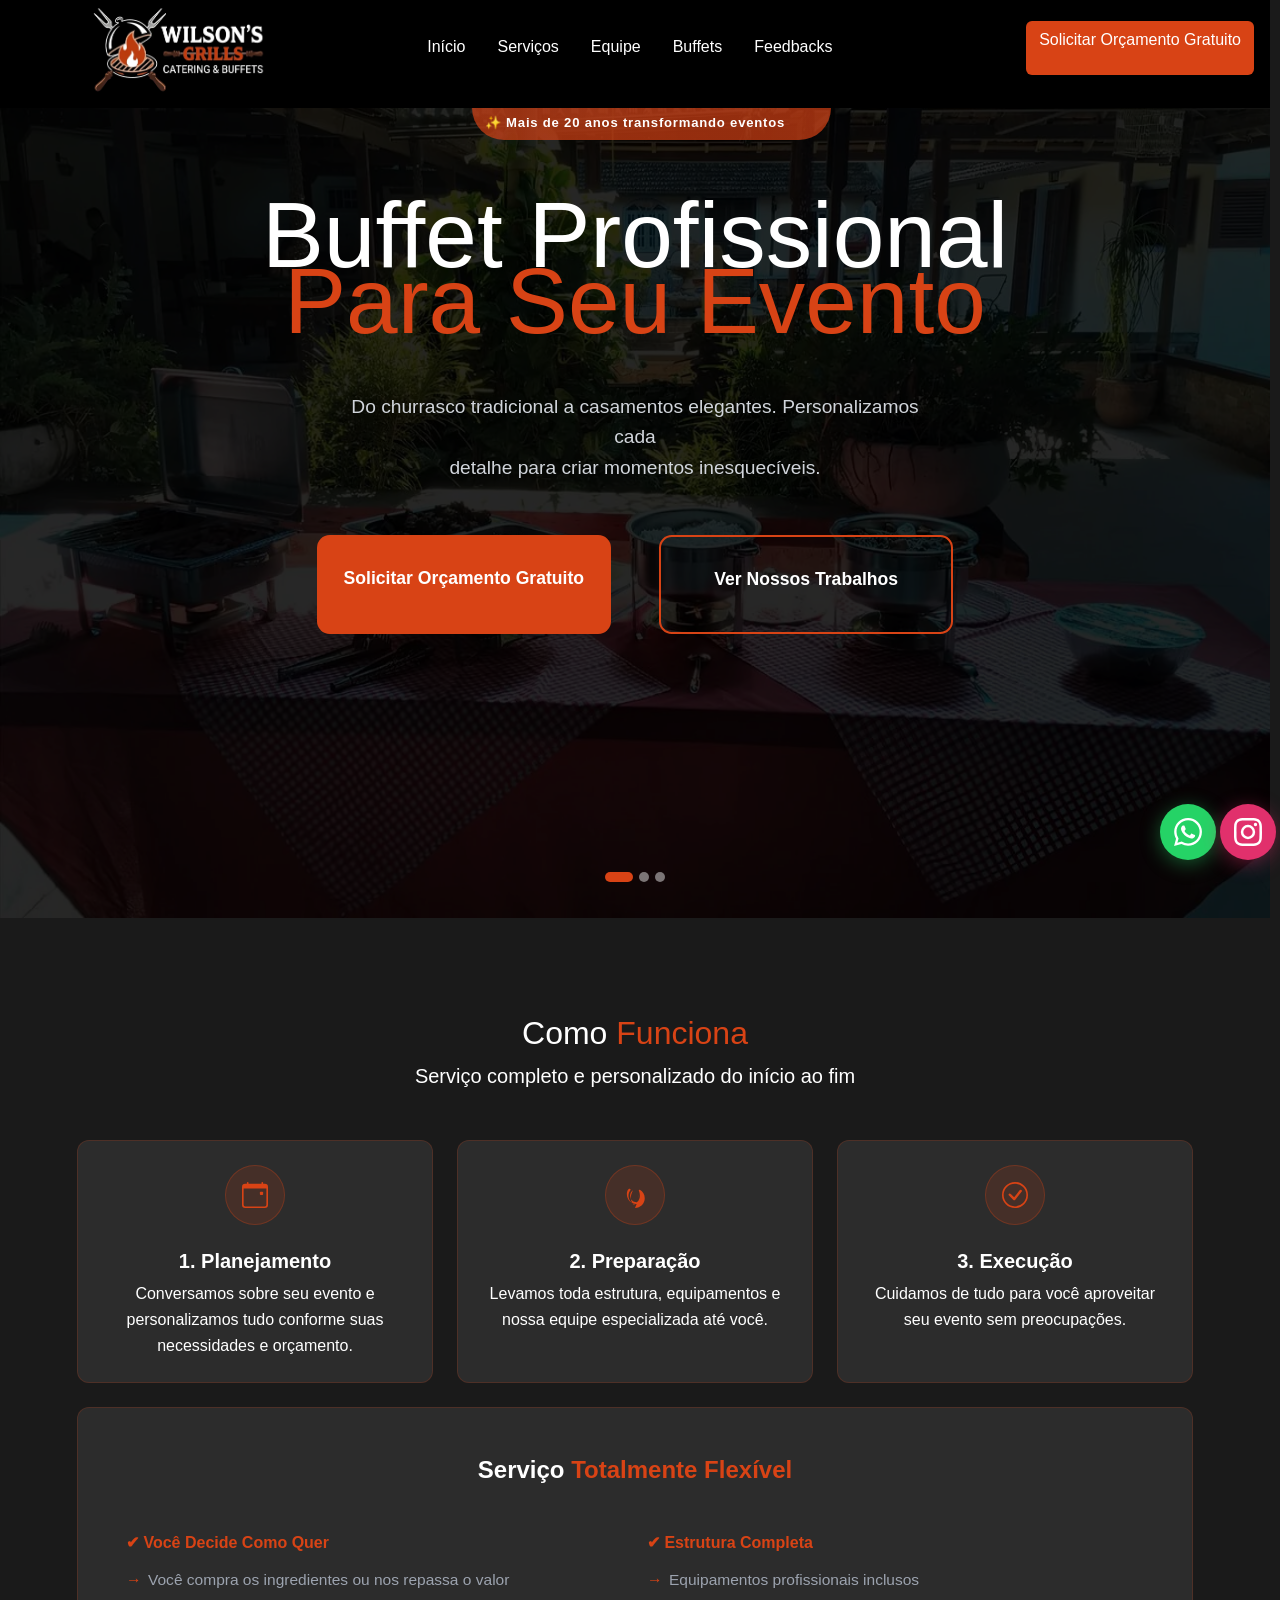
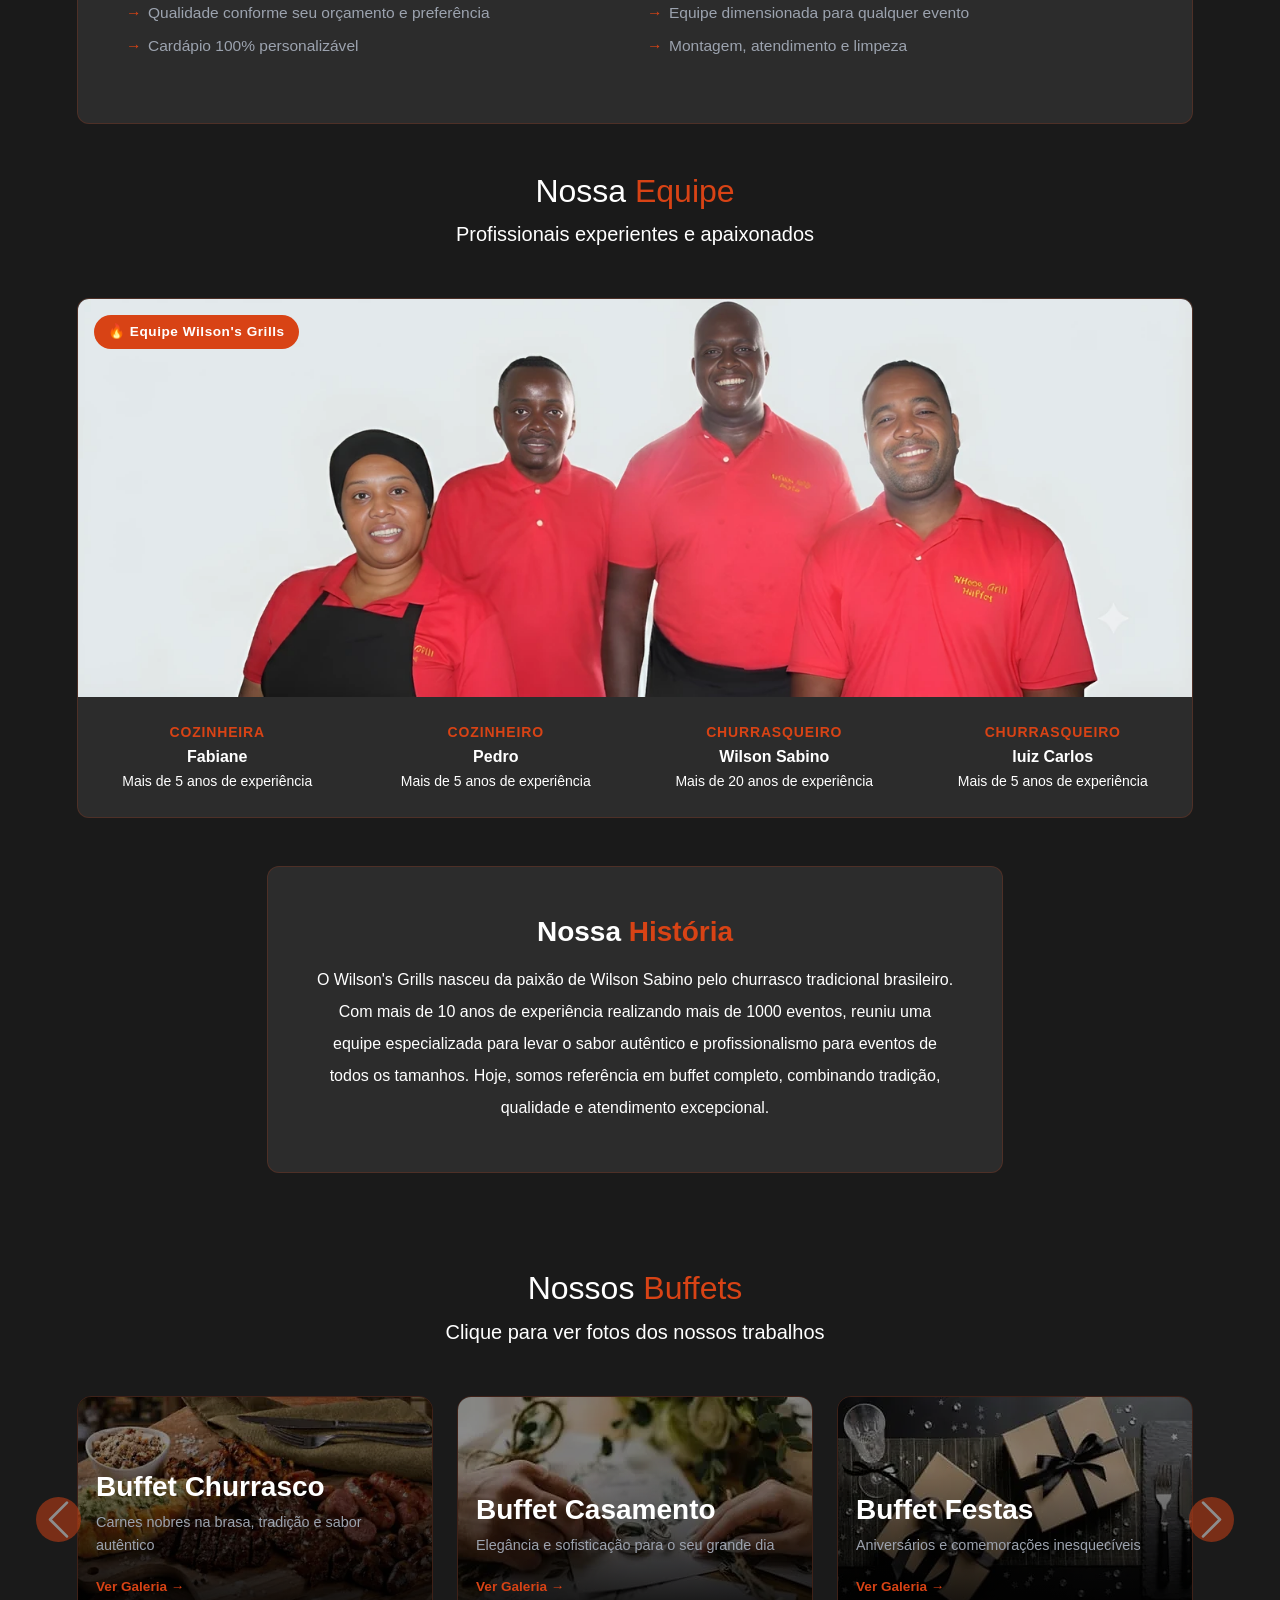
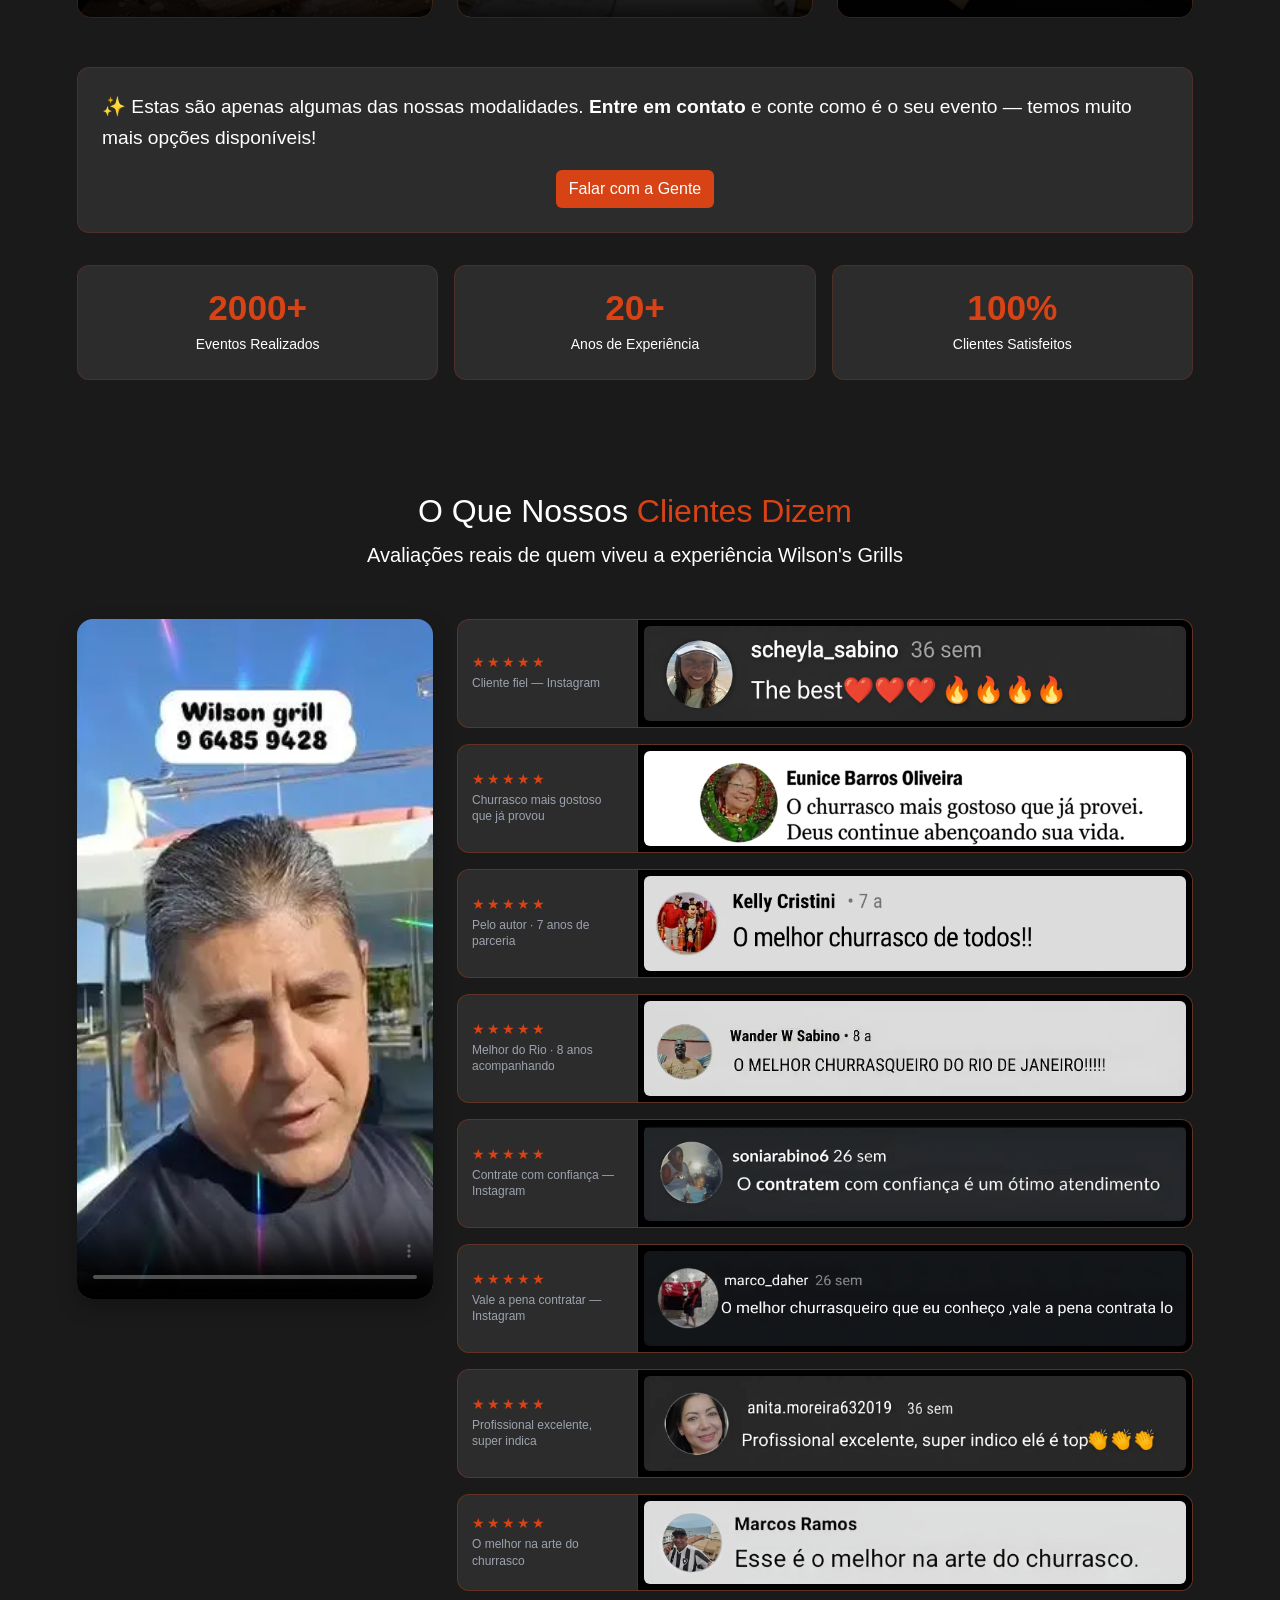
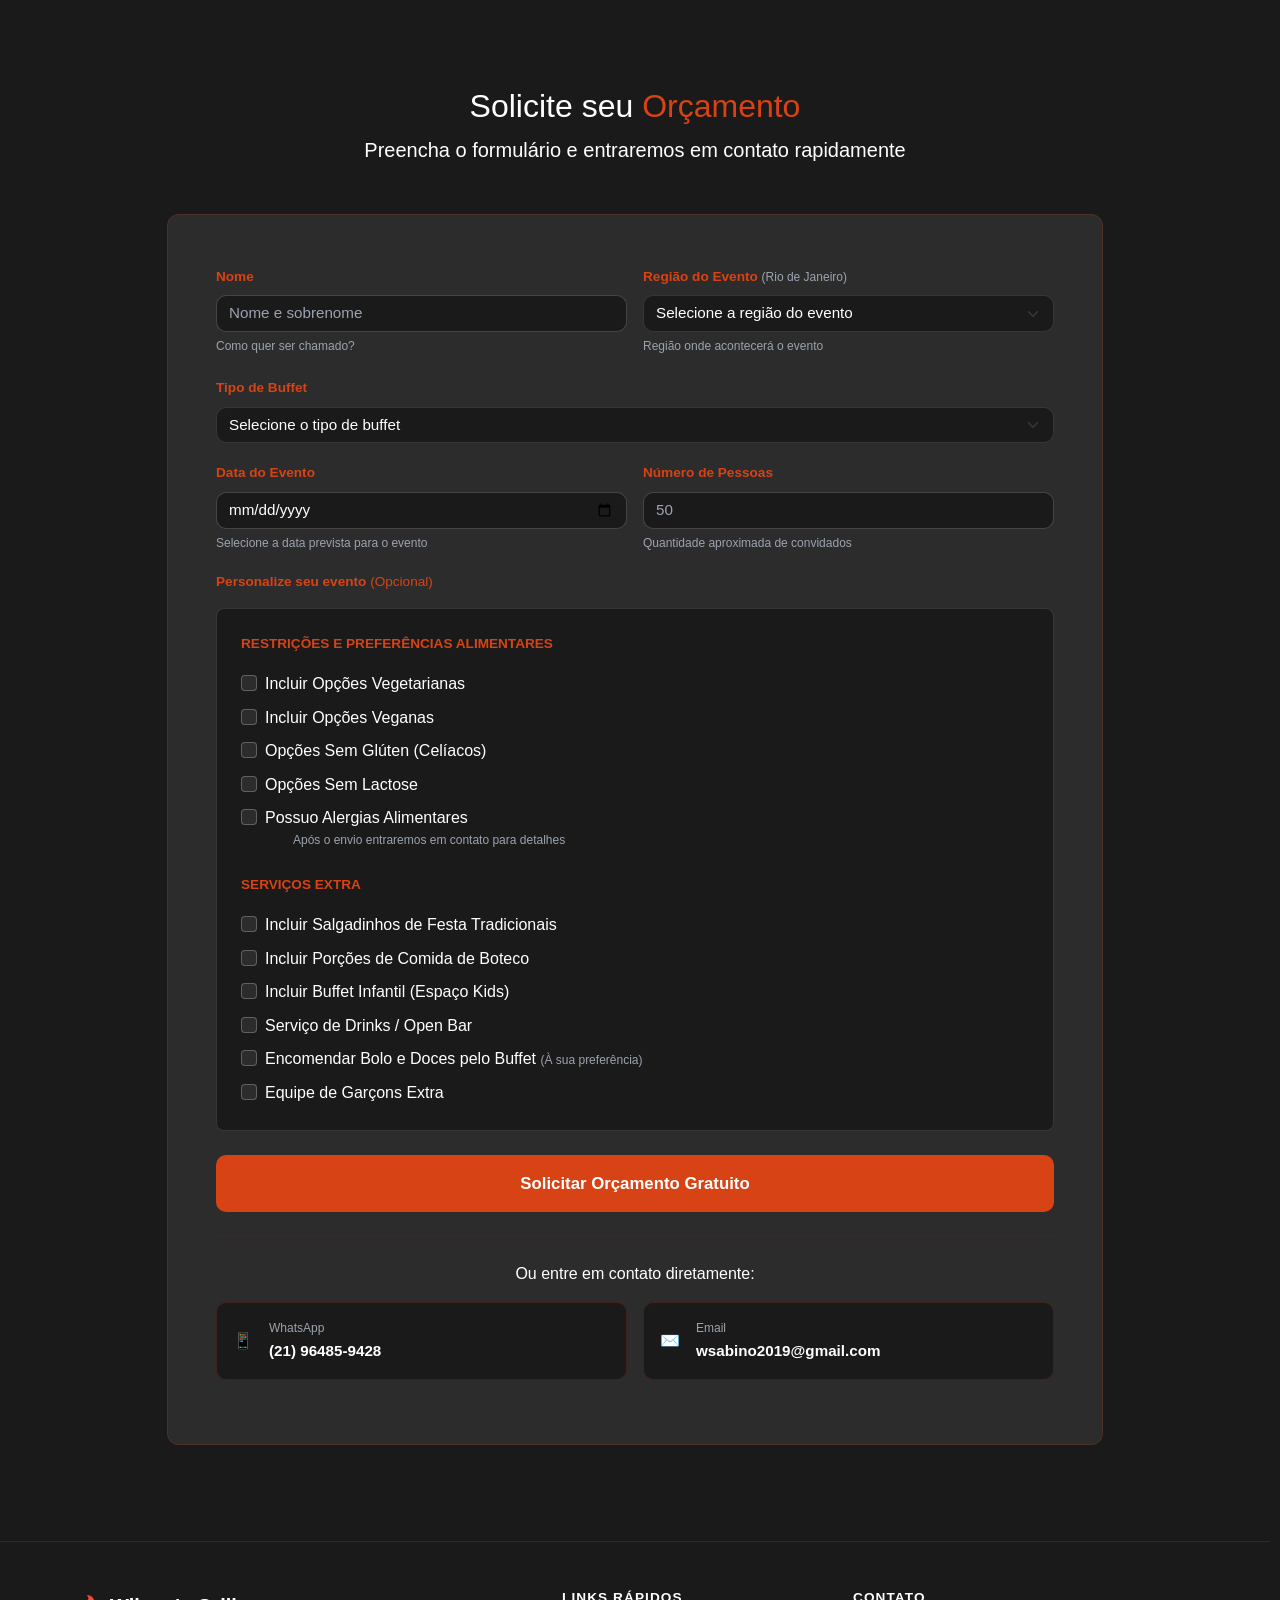
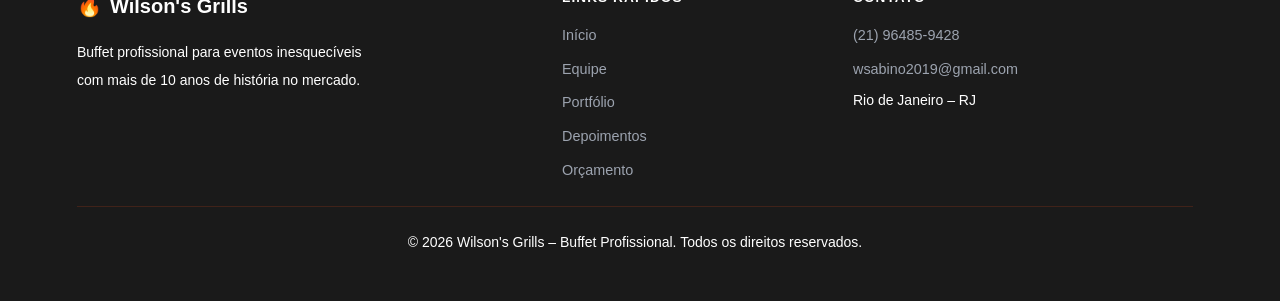
<file: index.html>
<!doctype html>
<html lang="pt-BR">
  <head>
    <meta charset="UTF-8" />
    <meta name="viewport" content="width=device-width, initial-scale=1.0" />

    <!-- 2. SEO Principal e Acessibilidade  -->
    <title>
      Wilson Grills | Buffet Profissional para Eventos e Churrasco no Rio de
      Janeiro
    </title>
    <meta
      name="description"
      content="Mais de 10 anos de experiência e mais de 1000 eventos realizados. Do legítimo churrasco a casamentos e festas temáticas no RJ. Solicite seu orçamento gratuito."
    />
    <link rel="canonical" href="https://www.wilsongrills.com.br/" />

    <!-- 3. Favicons e Ícones do Sistema -->
    <link
      rel="apple-touch-icon"
      sizes="180x180"
      href="assets/favicon/apple-touch-icon.png"
    />
    <link
      rel="icon"
      type="image/png"
      sizes="32x32"
      href="assets/favicon/favicon-32x32.png"
    />
    <link
      rel="icon"
      type="image/png"
      sizes="16x16"
      href="assets/favicon/favicon-16x16.png"
    />
    <link rel="manifest" href="assets/favicon/site.webmanifest" />

    <!-- 4. Integração com Redes Sociais (Foco em WhatsApp e Instagram) -->
    <meta property="og:type" content="website" />
    <meta property="og:locale" content="pt_BR" />
    <meta property="og:url" content="https://www.wilsongrills.com.br/" />
    <meta property="og:site_name" content="Wilson's Grills" />
    <meta
      property="og:title"
      content="Wilson's Grills | Buffet de Churrasco e Eventos no RJ"
    />
    <meta
      property="og:description"
      content="Mais de 20 anos de experiência e 2000 eventos realizados no Rio de Janeiro. Do legítimo churrasco a festas e casamentos. Solicite seu orçamento!"
    />
    <meta
      property="og:image"
      content="https://www.wilsongrills.com.br/images/og-image.jpg"
    />
    <meta property="og:image:width" content="1200" />
    <meta property="og:image:height" content="630" />
    <meta
      property="og:image:alt"
      content="Equipe Wilson Grills preparando churrasco em evento no Rio de Janeiro"
    />

    <!-- 5. Frameworks -->

    <!-- 6. Estilos Personalizados -->
     <link rel="stylesheet" href="assets/css/bootstrap.min.css">
    <link rel="stylesheet" href="assets/css/global.css" />
    <link rel="stylesheet" href="assets/css/style.css" />
    <link rel="stylesheet" href="assets/css/responsivo.css" />
  </head>
  <body>
    <!-- Link de acessibilidade: permite pular direto para o conteúdo principal -->
    <a href="#conteudo-principal" class="visually-hidden-focusable acessible-style  sr-only"
      >Pular para o conteúdo principal</a
    >
<header role="banner" id="header">
  <div class="d-flex justify-content-between align-items-center w-100 p-3">
    <img src="assets\images\logomarca-equipe\logomarca.webp" alt="Logomarca do wilson's grills" />

    <button
      class="navbar-toggler d-lg-none"
      type="button"
      data-bs-toggle="collapse"
      data-bs-target="#nav-mobile-menu"
      aria-controls="nav-mobile-menu"
      aria-expanded="false"
      aria-label="Abrir menu de navegação"
    >
      <span class="navbar-toggler-icon"></span>
    </button>

    <nav aria-label="Menu principal" class="nav-mobile collapse d-lg-flex" id="nav-mobile-menu">
      <ul class="nav">
        <li class="nav-item">
          <a href="#home" class="nav-link text-white fw-medium">Início</a>
        </li>
        <li class="nav-item">
          <a href="#servico" class="nav-link text-white fw-medium">Serviços</a>
        </li>
        <li class="nav-item">
          <a href="#equipe" class="nav-link text-white fw-medium">Equipe</a>
        </li>
        <li class="nav-item">
          <a href="#portfolio" class="nav-link text-white fw-medium">Buffets</a>
        </li>
        <li class="nav-item">
          <a href="#depoimentos" class="nav-link text-white fw-medium">Feedbacks</a>
        </li>
      </ul>
    </nav>

    <a 
      href="#servico"
      role="button"
      aria-label="Solicitar orçamento gratuito para seu evento"
      class="btn btn-orange d-none d-lg-inline-block"
    >
      Solicitar Orçamento Gratuito
    </a>
  </div>
</header>
    

    <main id="conteudo-principal">
     <!--
=================================================================
  1. HERO — carrossel sem botões prev/next, só indicadores
=================================================================
-->
<section id="home" aria-label="Apresentação inicial" class="position-relative ">
 
    <div id="carrosselHero"
         class="carousel slide carousel-fade"
         data-bs-ride="carousel"
         data-bs-interval="3500"
         aria-roledescription="carrossel"
         aria-label="Destaques do buffet Wilson's Grills">
 
        <!-- Slides -->
        <div class="carousel-inner">
 
            <div class="carousel-item active"
                 aria-roledescription="slide" aria-label="1 de 3">
                <img src="assets\images\slide-hero\slide1.webp"
                     class="d-block w-100 hero-slide-img"
                     alt="Buffet profissional com pratos elaborados em evento"
                     fetchpriority="high">
                <div class="hero-overlay" aria-hidden="true"></div>
            </div>
 
            <div class="carousel-item"
                 aria-roledescription="slide" aria-label="2 de 3">
                <img src="assets\images\slide-hero\slide2.webp"
                     class="d-block w-100 hero-slide-img"
                     alt="Mesa de buffet completo com variedade de pratos"
                     loading="lazy">
                <div class="hero-overlay" aria-hidden="true"></div>
            </div>
 
            <div class="carousel-item"
                 aria-roledescription="slide" aria-label="3 de 3">
                <img src="assets\images\slide-hero\slide3.webp" 
                     class="d-block w-100 hero-slide-img"
                     alt="Evento gastronômico com decoração elegante e buffet"
                     loading="lazy">
                <div class="hero-overlay" aria-hidden="true"></div>
            </div>
 
        </div>
 
        <!-- Indicadores — apenas os tracinhos, sem prev/next -->
        <div class="carousel-indicators hero-indicators">
            <button type="button"
                    data-bs-target="#carrosselHero"
                    data-bs-slide-to="0"
                    class="active"
                    aria-current="true"
                    aria-label="Slide 1"></button>
            <button type="button"
                    data-bs-target="#carrosselHero"
                    data-bs-slide-to="1"
                    aria-label="Slide 2"></button>
            <button type="button"
                    data-bs-target="#carrosselHero"
                    data-bs-slide-to="2"
                    aria-label="Slide 3"></button>
        </div>
 
    </div>
 
    <!-- Conteúdo sobre o carrossel -->
    <div class="hero-content 
                d-flex flex-column align-items-center text-center w-100  ">
 
        <div aria-live="polite" class="hero-badge">
            <span>✨ Mais de 20 anos transformando eventos</span>
        </div>
 
        <h1 class="text-white text-center mb-3 ">
            Buffet Profissional
            <br class="nquebra-mobile">
            <span class="corlaranja junta">Para Seu Evento</span>
        </h1>
 
        <p class="hero-p text-center mb-4 junta3" >
            Do churrasco tradicional a casamentos elegantes. Personalizamos cada
            <br class="d-none d-md-inline">
            detalhe para criar momentos inesquecíveis.
        </p>
 
        <div class="d-flex flex-column flex-sm-row align-items-center gap-3">
            <a href="#orcamento"
               role="button"
               aria-label="Solicitar orçamento gratuito para o seu evento"
               class="btn btn-orange aumenta">
                Solicitar Orçamento Gratuito
            </a>
            <a href="#portfolio"
               role="button"
               aria-label="Ver portfólio de eventos realizados pelo Wilson's Grills"
               class="btn btn-orange-oco aumenta">
                Ver Nossos Trabalhos
            </a>
        </div>
 
    </div>
 
</section>

      <!-- ============================================================
         COMO FUNCIONA
    ============================================================ -->
      <section
        id="servico"
        aria-labelledby="titulo-servico"
        class=" bg-dark-custom text-center  "
      >
        <div class="container">
          <h2 id="titulo-servico" class="section-title mb-2">
            Como <span class="corlaranja">Funciona</span>
          </h2>
          <p class="text-gray-400 mb-5 fs-5 section-p">
            Serviço completo e personalizado do início ao fim
          </p>

          <div class="row g-4 justify-content-center tres-cards">
           <article class="col-4">
              <div
                class="custom-card p-4 d-flex flex-column align-items-center h-100"
              >
                <div
                  class="step-icon-wrap d-flex align-items-center justify-content-center mx-auto mb-4"
                >
                  <svg
                    xmlns="http://www.w3.org/2000/svg"
                    width="26"
                    height="26"
                    fill="currentColor"
                    viewBox="0 0 16 16"
                    aria-hidden="true"
                  >
                    <path
                      d="M11 6.5a.5.5 0 0 1 .5-.5h1a.5.5 0 0 1 .5.5v1a.5.5 0 0 1-.5.5h-1a.5.5 0 0 1-.5-.5z"
                    />
                    <path
                      d="M3.5 0a.5.5 0 0 1 .5.5V1h8V.5a.5.5 0 0 1 1 0V1h1a2 2 0 0 1 2 2v11a2 2 0 0 1-2 2H2a2 2 0 0 1-2-2V3a2 2 0 0 1 2-2h1V.5a.5.5 0 0 1 .5-.5M1 4v10a1 1 0 0 0 1 1h12a1 1 0 0 0 1-1V4z"
                    />
                  </svg>
                </div>
                <h3 class="fw-bold text-white fs-5 mb-2 tamanho-resp">1. Planejamento</h3>
                <p class="text-gray-400 mb-0">
                  Conversamos sobre seu evento e personalizamos tudo conforme
                  suas necessidades e orçamento.
                </p>
              </div>
            </article>

            <article class="col-4">
              <div
                class="custom-card p-4 d-flex flex-column align-items-center h-100"
              >
                <div
                  class="step-icon-wrap d-flex align-items-center justify-content-center mx-auto mb-4"
                >
                  <svg
                    xmlns="http://www.w3.org/2000/svg"
                    width="26"
                    height="26"
                    fill="currentColor"
                    viewBox="0 0 16 16"
                    aria-hidden="true"
                  >
                    <path
                      d="M8 16c3.314 0 6-2.686 6-6 0-2.21-1.194-4.136-2.986-5.184a.5.5 0 0 0-.677.616C10.75 6.24 11 7.46 11 8.5c0 2.5-1.5 4.5-3.5 4.5S4 11 4 8.5c0-1.282.443-2.464 1.158-3.4a.5.5 0 0 0-.154-.785C3.993 3.738 3 5.482 3 7.5c0 3.314 2.686 6 6 6m0-1c-2.21 0-4-1.79-4-4 0-1.396.695-2.628 1.755-3.364C5.293 8.36 5.5 9.173 5.5 10c0 1.933 1.12 3.5 2.5 3.5s2.5-1.567 2.5-3.5c0-.956-.39-1.81-1.015-2.429C10.222 8.447 10.5 9.424 10.5 10c0 2.21-1.79 4-4 4"
                    />
                  </svg>
                </div>
                <h3 class="fw-bold text-white fs-5 mb-2">2. Preparação</h3>
                <p class="text-gray-400 mb-0">
                  Levamos toda estrutura, equipamentos e nossa equipe
                  especializada até você.
                </p>
              </div>
            </article>

            <article class="col-4">
              <div
                class="custom-card p-4 d-flex flex-column align-items-center h-100"
              >
                <div
                  class="step-icon-wrap d-flex align-items-center justify-content-center mx-auto mb-4"
                >
                  <svg
                    xmlns="http://www.w3.org/2000/svg"
                    width="26"
                    height="26"
                    fill="currentColor"
                    viewBox="0 0 16 16"
                    aria-hidden="true"
                  >
                    <path
                      d="M10.97 4.97a.75.75 0 0 1 1.07 1.05l-3.99 4.99a.75.75 0 0 1-1.08.02L4.324 8.384a.75.75 0 1 1 1.06-1.06l2.094 2.093 3.473-4.425z"
                    />
                    <path
                      d="M8 15A7 7 0 1 1 8 1a7 7 0 0 1 0 14m0 1A8 8 0 1 0 8 0a8 8 0 0 0 0 16"
                    />
                  </svg>
                </div>
                <h3 class="fw-bold text-white fs-5 mb-2">3. Execução</h3>
                <p class="text-gray-400 mb-0">
                  Cuidamos de tudo para você aproveitar seu evento sem
                  preocupações.
                </p>
              </div>
            </article>
          </div>

          <!-- Serviço Flexível -->
          <div
            id="container-flexivel"
            class="custom-card p-4 p-md-5 text-center mt-4 estilo"
          >
            <h3 class="fw-bold text-white mb-4 fs-4">
              Serviço <span class="corlaranja">Totalmente Flexível</span>
            </h3>

            <div class="row g-4 justify-content-center text-start mt-1">
              <div class="col-12 col-md-6">
                <h4 class="fw-bold fs-6 mb-3 corlaranja">
                  ✔ Você Decide Como Quer
                </h4>
                <ul class="list-unstyled">
                  <li class="mb-2">
                    Você compra os ingredientes ou nos repassa o valor
                  </li>
                  <li class="mb-2">
                    Qualidade conforme seu orçamento e preferência
                  </li>
                  <li class="mb-2">Cardápio 100% personalizável</li>
                </ul>
              </div>
              <div class="col-12 col-md-6">
                <h4 class="fw-bold fs-6 mb-3 corlaranja">
                  ✔ Estrutura Completa
                </h4>
                <ul class="list-unstyled">
                  <li class="mb-2">Equipamentos profissionais inclusos</li>
                  <li class="mb-2">Equipe dimensionada para qualquer evento</li>
                  <li class="mb-2">Montagem, atendimento e limpeza</li>
                </ul>
              </div>
            </div>
          </div>
        </div>
      </section>

     <!--
=================================================================
  2. EQUIPE — 1 card grande com foto da equipe + Nossa História
=================================================================
-->
<section id="equipe"
         aria-labelledby="titulo-equipe"
         class="py-5 bg-dark-custom text-center">
    <div class="container">
 
        <h2 id="titulo-equipe" class="section-title mb-2"
            data-animate="fade-up">
            Nossa <span class="corlaranja">Equipe</span>
        </h2>
        <p class="text-gray-400 mb-5 fs-5"
           data-animate="fade-up" data-delay="100">
            Profissionais experientes e apaixonados
        </p>
 
        <!-- Card único da equipe -->
        <article class="team-card-full custom-card overflow-hidden mb-5"
                 data-animate="fade-up" data-delay="200"
                 aria-label="Conheça a equipe Wilson's Grills">
 
            <!-- Foto da equipe -->
            <div class="team-full-img-wrap position-relative">
                <img src="assets\images\logomarca-equipe\equipe.webp"
                     alt="Equipe Wilson's Grills reunida — churrasqueiros e assistentes prontos para seu evento"
                     class="team-full-img"
                    
                     loading="lazy">
                <div class="team-full-overlay" aria-hidden="true"></div>
 
                <!-- Tag sobre a foto -->
                <div class="team-full-badge" aria-hidden="true">
                    <span class="centralizar">🔥 Equipe Wilson's Grills</span>
                </div>
            </div>
 
            <!-- Descrição da equipe -->
            <div class="row g-0 align-items-stretch informacoes-equipe">
 
                <div class="col-12 col-md-3 team-member-item border-end-accent">
                    <div class="p-4 text-center h-100 d-flex flex-column justify-content-center">
                        <p class="corlaranja fw-bold text-uppercase small mb-1 "
                           style="letter-spacing:.06em;">Cozinheira</p>
                        <h3 class="fw-bold text-white fs-6 mb-1">Fabiane</h3>
                        <p class="text-gray-400 small mb-0">Mais de 5 anos de experiência</p>
                    </div>
                </div>
 
                <div class="col-12 col-md-3 team-member-item border-end-accent">
                    <div class="p-4 text-center h-100 d-flex flex-column justify-content-center">
                        <p class="corlaranja fw-bold text-uppercase small mb-1"
                           style="letter-spacing:.06em;">Cozinheiro</p>
                        <h3 class="fw-bold text-white fs-6 mb-1">Pedro</h3>
                        <p class="text-gray-400 small mb-0">Mais de 5 anos de experiência</p>
                    </div>
                </div>
 
                <div class="col-12 col-md-3 team-member-item border-end-accent">
                    <div class="p-4 text-center h-100 d-flex flex-column justify-content-center">
                        <p class="corlaranja fw-bold text-uppercase small mb-1"
                           style="letter-spacing:.06em;">Churrasqueiro</p>
                        <h3 class="fw-bold text-white fs-6 mb-1">Wilson Sabino</h3>
                        <p class="text-gray-400 small mb-0">Mais de 20 anos de experiência</p>
                    </div>
                </div>
 
                <div class="col-12 col-md-3 team-member-item">
                    <div class="p-4 text-center h-100 d-flex flex-column justify-content-center">
                        <p class="corlaranja fw-bold text-uppercase small mb-1"
                           style="letter-spacing:.06em;">Churrasqueiro</p>
                        <h3 class="fw-bold text-white fs-6 mb-1">luiz Carlos</h3>
                        <p class="text-gray-400 small mb-0">Mais de 5 anos de experiência</p>
                    </div>
                </div>
 
            </div>
        </article>
 
        <!-- Nossa História — mantida como estava -->
        <div class="row justify-content-center"
             data-animate="fade-up">
            <div class="col-12 col-md-10 col-lg-8">
                <div class="custom-card p-4 p-md-5 text-center">
                    <h3 class="fw-bold mb-3 text-white">
                        Nossa <span class="corlaranja">História</span>
                    </h3>
                    <p class="text-gray-400 lh-lg mb-0 mx-auto" style="max-width:700px;">
                        O Wilson's Grills nasceu da paixão de Wilson Sabino pelo
                        churrasco tradicional brasileiro. Com mais de 10 anos de
                        experiência realizando mais de 1000 eventos, reuniu uma equipe
                        especializada para levar o sabor autêntico e profissionalismo
                        para eventos de todos os tamanhos. Hoje, somos referência em
                        buffet completo, combinando tradição, qualidade e atendimento
                        excepcional.
                    </p>
                </div>
            </div>
        </div>
 
    </div>
</section>
 
<!-- ============================================================
     PORTFÓLIO / BUFFETS
============================================================ -->
<section id="portfolio" aria-labelledby="titulo-portfolio" class="py-5 bg-section-dark">
  <div class="container">

    <h2 id="titulo-portfolio" class="section-title text-center mb-2 text-white">
      Nossos <span  class="corlaranja">Buffets</span>
    </h2>
    <p class="text-center mb-5 fs-5 text-muted-custom">
      Clique para ver fotos dos nossos trabalhos
    </p>

    <!-- Carrossel -->
    <div
      id="carouselBuffets"
      class="carousel slide"
      data-bs-ride="carousel"
      data-bs-interval="8000"
      aria-roledescription="carrossel"
      aria-label="Galeria de tipos de buffet"
    >
      <div class="carousel-inner">

        <!-- Slide 1: Churrasco | Casamento | Festas -->
        <div class="carousel-item active">
          <div class="row g-4 justify-content-center">
            <div class="col-12 col-md-6 col-lg-4">
              <a href="subpages/churrasco.html" class="buffet-card" aria-label="Ver galeria do Buffet Churrasco">
                <img src="assets\images\capa-portfolio\churrasco capa.webp" alt="" role="presentation" width="600" height="220" loading="lazy">
                <div class="buffet-card-overlay" aria-hidden="true">
                  <h3>Buffet Churrasco</h3>
                  <p>Carnes nobres na brasa, tradição e sabor autêntico</p>
                  <span>Ver Galeria →</span>
                </div>
              </a>
            </div>
            <div class="col-md-6 col-lg-4 d-none d-md-block">
              <a href="subpages/casamentos.html" class="buffet-card" aria-label="Ver galeria do Buffet Casamento">
                <img src="assets\images\capa-portfolio\Casamento capa.webp" alt="" role="presentation" width="600" height="220" loading="lazy">
                <div class="buffet-card-overlay" aria-hidden="true">
                  <h3>Buffet Casamento</h3>
                  <p>Elegância e sofisticação para o seu grande dia</p>
                  <span>Ver Galeria →</span>
                </div>
              </a>
            </div>
            <div class="col-lg-4 d-none d-lg-block">
              <a href="subpages/festas.html" class="buffet-card" aria-label="Ver galeria do Buffet Festas">
                <img src="assets\images\capa-portfolio\festas capa.webp" alt="" role="presentation" width="600" height="220" loading="lazy">
                <div class="buffet-card-overlay" aria-hidden="true">
                  <h3>Buffet Festas</h3>
                  <p>Aniversários e comemorações inesquecíveis</p>
                  <span>Ver Galeria →</span>
                </div>
              </a>
            </div>
          </div>
        </div>

        <!-- Slide 2: Casamento | Festas | Festa Junina -->
        <div class="carousel-item">
          <div class="row g-4 justify-content-center">
            <div class="col-12 col-md-6 col-lg-4">
              <a href="subpages/casamentos.html" class="buffet-card" aria-label="Ver galeria do Buffet Casamento">
                <img src="assets\images\capa-portfolio\Casamento capa.webp" alt="" role="presentation" width="600" height="220" loading="lazy">
                <div class="buffet-card-overlay" aria-hidden="true">
                  <h3>Buffet Casamento</h3>
                  <p>Elegância e sofisticação para o seu grande dia</p>
                  <span>Ver Galeria →</span>
                </div>
              </a>
            </div>
            <div class="col-md-6 col-lg-4 d-none d-md-block">
              <a href="subpages/festas.html" class="buffet-card" aria-label="Ver galeria do Buffet Festas">
                <img src="assets\images\capa-portfolio\festas capa.webp" alt="" role="presentation" width="600" height="220" loading="lazy">
                <div class="buffet-card-overlay" aria-hidden="true">
                  <h3>Buffet Festas</h3>
                  <p>Aniversários e comemorações inesquecíveis</p>
                  <span>Ver Galeria →</span>
                </div>
              </a>
            </div>
            <div class="col-lg-4 d-none d-lg-block">
              <a href="subpages/festajunina.html" class="buffet-card" aria-label="Ver galeria do Buffet Festa Junina">
                <img src="assets\images\capa-portfolio\festajunina capa.webp" alt="" role="presentation" width="600" height="220" loading="lazy">
                <div class="buffet-card-overlay" aria-hidden="true">
                  <h3>Buffet Festa Junina</h3>
                  <p>Tradição caipira com comidas típicas e muito sabor</p>
                  <span>Ver Galeria →</span>
                </div>
              </a>
            </div>
          </div>
        </div>

        <!-- Slide 3: Festas | Festa Junina | Feijoada -->
        <div class="carousel-item">
          <div class="row g-4 justify-content-center">
            <div class="col-12 col-md-6 col-lg-4">
              <a href="subpages/festas.html" class="buffet-card" aria-label="Ver galeria do Buffet Festas">
                <img src="assets\images\capa-portfolio\festas capa.webp" alt="" role="presentation" width="600" height="220" loading="lazy">
                <div class="buffet-card-overlay" aria-hidden="true">
                  <h3>Buffet Festas</h3>
                  <p>Aniversários e comemorações inesquecíveis</p>
                  <span>Ver Galeria →</span>
                </div>
              </a>
            </div>
            <div class="col-md-6 col-lg-4 d-none d-md-block">
              <a href="subpages/festajunina.html" class="buffet-card" aria-label="Ver galeria do Buffet Festa Junina">
                <img src="assets\images\capa-portfolio\festajunina capa.webp" alt="" role="presentation" width="600" height="220" loading="lazy">
                <div class="buffet-card-overlay" aria-hidden="true">
                  <h3>Buffet Festa Junina</h3>
                  <p>Tradição caipira com comidas típicas e muito sabor</p>
                  <span>Ver Galeria →</span>
                </div>
              </a>
            </div>
            <div class="col-lg-4 d-none d-lg-block">
              <a href="subpages/feijoada.html" class="buffet-card" aria-label="Ver galeria do Buffet Feijoada">
                <img src="assets\images\capa-portfolio\feijoada.webp" alt="" role="presentation" width="600" height="220" loading="lazy">
                <div class="buffet-card-overlay" aria-hidden="true">
                  <h3>Buffet Feijoada</h3>
                  <p>Feijoada completa e tradicional para seu evento</p>
                  <span>Ver Galeria →</span>
                </div>
              </a>
            </div>
          </div>
        </div>

        <!-- Slide 4: Festa Junina | Feijoada | Café da Manhã -->
        <div class="carousel-item">
          <div class="row g-4 justify-content-center">
            <div class="col-12 col-md-6 col-lg-4">
              <a href="subpages/festajunina.html" class="buffet-card" aria-label="Ver galeria do Buffet Festa Junina">
                <img src="assets\images\capa-portfolio\festajunina capa.webp" alt="" role="presentation" width="600" height="220" loading="lazy">
                <div class="buffet-card-overlay" aria-hidden="true">
                  <h3>Buffet Festa Junina</h3>
                  <p>Tradição caipira com comidas típicas e muito sabor</p>
                  <span>Ver Galeria →</span>
                </div>
              </a>
            </div>
            <div class="col-md-6 col-lg-4 d-none d-md-block">
              <a href="subpages/feijoada.html" class="buffet-card" aria-label="Ver galeria do Buffet Feijoada">
                <img src="assets\images\capa-portfolio\feijoada.webp" alt="" role="presentation" width="600" height="220" loading="lazy">
                <div class="buffet-card-overlay" aria-hidden="true">
                  <h3>Buffet Feijoada</h3>
                  <p>Feijoada completa e tradicional para seu evento</p>
                  <span>Ver Galeria →</span>
                </div>
              </a>
            </div>
            <div class="col-lg-4 d-none d-lg-block">
              <a href="subpages/cafezin.html" class="buffet-card" aria-label="Ver galeria do Café da Manhã">
                <img src="assets\images\capa-portfolio\cafezin.webp" alt="" role="presentation" width="600" height="220" loading="lazy">
                <div class="buffet-card-overlay" aria-hidden="true">
                  <h3>Café da Manhã</h3>
                  <p>Variedade, frescor e energia para começar o dia</p>
                  <span>Ver Galeria →</span>
                </div>
              </a>
            </div>
          </div>
        </div>

        <!-- Slide 5: Feijoada | Café da Manhã | Churrasco -->
        <div class="carousel-item">
          <div class="row g-4 justify-content-center">
            <div class="col-12 col-md-6 col-lg-4">
              <a href="subpages/feijoada.html" class="buffet-card" aria-label="Ver galeria do Buffet Feijoada">
                <img src="assets/images/capa-portfolio/feijoada.webp" alt="" role="presentation" width="600" height="220" loading="lazy">
                <div class="buffet-card-overlay" aria-hidden="true">
                  <h3>Buffet Feijoada</h3>
                  <p>Feijoada completa e tradicional para seu evento</p>
                  <span>Ver Galeria →</span>
                </div>
              </a>
            </div>
            <div class="col-md-6 col-lg-4 d-none d-md-block">
              <a href="subpages/cafezin.html" class="buffet-card" aria-label="Ver galeria do Café da Manhã">
                <img src="assets/images/capa-portfolio/cafezin.webp" alt="" role="presentation" width="600" height="220" loading="lazy">
                <div class="buffet-card-overlay" aria-hidden="true">
                  <h3>Café da Manhã</h3>
                  <p>Variedade, frescor e energia para começar o dia</p>
                  <span>Ver Galeria →</span>
                </div>
              </a>
            </div>
            <div class="col-lg-4 d-none d-lg-block">
              <a href="subpages/churrasco.html" class="buffet-card" aria-label="Ver galeria do Buffet Churrasco">
                <img src="assets/images/capa-portfolio/churrasco capa.webp" alt="" role="presentation" width="600" height="220" loading="lazy">
                <div class="buffet-card-overlay" aria-hidden="true">
                  <h3>Buffet Churrasco</h3>
                  <p>Carnes nobres na brasa, tradição e sabor autêntico</p>
                  <span>Ver Galeria →</span>
                </div>
              </a>
            </div>
          </div>
        </div>

        <!-- Slide 6: Café da Manhã | Churrasco | Casamento -->
        <div class="carousel-item">
          <div class="row g-4 justify-content-center">
            <div class="col-12 col-md-6 col-lg-4">
              <a href="subpages/cafezin.html" class="buffet-card" aria-label="Ver galeria do Café da Manhã">
                <img src="assets/images/capa-portfolio/cafezin.webp" alt="" role="presentation" width="600" height="220" loading="lazy">
                <div class="buffet-card-overlay" aria-hidden="true">
                  <h3>Café da Manhã</h3>
                  <p>Variedade, frescor e energia para começar o dia</p>
                  <span>Ver Galeria →</span>
                </div>
              </a>
            </div>
            <div class="col-md-6 col-lg-4 d-none d-md-block">
              <a href="subpages/churrasco.html" class="buffet-card" aria-label="Ver galeria do Buffet Churrasco">
                <img src="assets/images/capa-portfolio/churrasco capa.webp" alt="" role="presentation" width="600" height="220" loading="lazy">
                <div class="buffet-card-overlay" aria-hidden="true">
                  <h3>Buffet Churrasco</h3>
                  <p>Carnes nobres na brasa, tradição e sabor autêntico</p>
                  <span>Ver Galeria →</span>
                </div>
              </a>
            </div>
            <div class="col-lg-4 d-none d-lg-block">
              <a href="subpages/casamentos.html" class="buffet-card" aria-label="Ver galeria do Buffet Casamento">
                <img src="assets/images/capa-portfolio/Casamento capa.webp" alt="" role="presentation" width="600" height="220" loading="lazy">
                <div class="buffet-card-overlay" aria-hidden="true">
                  <h3>Buffet Casamento</h3>
                  <p>Elegância e sofisticação para o seu grande dia</p>
                  <span>Ver Galeria →</span>
                </div>
              </a>
            </div>
          </div>
        </div>

      </div>

      <button class="carousel-control-prev" type="button" data-bs-target="#carouselBuffets" data-bs-slide="prev" aria-label="Slide anterior">
        <span class="carousel-control-prev-icon" aria-hidden="true"></span>
      </button>
      <button class="carousel-control-next" type="button" data-bs-target="#carouselBuffets" data-bs-slide="next" aria-label="Próximo slide">
        <span class="carousel-control-next-icon" aria-hidden="true"></span>
      </button>

      <!-- Indicadores -->
      <div class="carousel-indicators-custom" role="tablist" aria-label="Selecionar slide do portfólio">
        <button type="button" data-bs-target="#carouselBuffets" data-bs-slide-to="0" class="active" aria-current="true" aria-label="Slide 1" role="tab"></button>
        <button type="button" data-bs-target="#carouselBuffets" data-bs-slide-to="1" aria-label="Slide 2" role="tab"></button>
        <button type="button" data-bs-target="#carouselBuffets" data-bs-slide-to="2" aria-label="Slide 3" role="tab"></button>
        <button type="button" data-bs-target="#carouselBuffets" data-bs-slide-to="3" aria-label="Slide 4" role="tab"></button>
        <button type="button" data-bs-target="#carouselBuffets" data-bs-slide-to="4" aria-label="Slide 5" role="tab"></button>
        <button type="button" data-bs-target="#carouselBuffets" data-bs-slide-to="5" aria-label="Slide 6" role="tab"></button>
      </div>
    </div>
    <!-- /Carrossel -->

    <!-- Banner CTA -->
    <div
      id="banner-cta"
      class="buffet-cta-banner custom-card d-flex flex-column align-items-center justify-content-between gap-3 p-4 mt-4"
      data-animate="fade-up" data-delay="100"
    >
      <p class="mb-0 text-white text-center text-md-start diminui">
        ✨ Estas são apenas algumas das nossas modalidades.
        <strong>Entre em contato</strong> e conte como é o seu evento
        — temos muito mais opções disponíveis!
      </p>
      <a href="#orcamento" class="btn btn-orange flex-shrink-0" aria-label="Falar com a equipe Wilson's Grills">
        Falar com a Gente
      </a>
    </div>

    <!-- Estatísticas -->
    <div class="row g-3 mt-3" role="region" aria-label="Estatísticas do buffet Wilson's Grills">
      <div class="col-4">
        <div class="stat-card text-center py-4 px-2">
          <strong class="d-block mb-2" aria-label="Mais de 1000 eventos realizados">2000+</strong>
          <p class="text-gray-400 mb-0 small">Eventos Realizados</p>
        </div>
      </div>
      <div class="col-4">
        <div class="stat-card text-center py-4 px-2">
          <strong class="d-block mb-2" aria-label="Mais de 20 anos de experiência">20+</strong>
          <p class="text-gray-400 mb-0 small">Anos de Experiência</p>
        </div>
      </div>
      <div class="col-4">
        <div class="stat-card text-center py-4 px-2">
          <strong class="d-block mb-2" aria-label="100% dos clientes satisfeitos">100%</strong>
          <p class="text-gray-400 mb-0 small">Clientes Satisfeitos</p>
        </div>
      </div>
    </div>

  </div>
</section>

    <!-- ================================================================
     DEPOIMENTOS — foto Wilson + card de vídeo + cards de feedback
================================================================ -->
<section id="depoimentos"
         aria-labelledby="titulo-depoimentos"
         class="bg-brown-custom">
  <div class="container">

    <h2 id="titulo-depoimentos"
        class="section-title text-center mb-2"
        data-animate="fade-up">
      O Que Nossos <span class="corlaranja">Clientes Dizem</span>
    </h2>
    <p class="text-gray-400 text-center mb-5 fs-5"
       data-animate="fade-up" data-delay="100">
      Avaliações reais de quem viveu a experiência Wilson's Grills
    </p>

    <div class="row g-4 align-items-stretch">

      <!-- Coluna foto Wilson + Card de Vídeo -->
      <div class="col-12 col-lg-4 d-flex flex-column gap-3"
           data-animate="fade-right">

        <article class="feedback-video-card" aria-label="Vídeo depoimento de cliente">
          <video class="feedback-video-card__media"
                 controls
                 preload="metadata"
                 aria-label="Vídeo com depoimento de cliente sobre o buffet Wilson's Grills"
                 poster="assets/images/capa-video-depo.webp"
                 >
            <source src="assets/video/depoimentos.mp4" type="video/mp4">
            Seu navegador não suporta a reprodução de vídeos.
          </video>
          <div class="feedback-video-card__meta">
            <span aria-hidden="true">🎥</span>
            <p class="mb-0">Veja o depoimento em vídeo</p>
          </div>
        </article>

      </div>

      <!-- Coluna cards de feedback -->
      <div class="col-12 col-lg-8 d-flex flex-column gap-3"
           role="list"
           aria-label="Depoimentos de clientes"
           data-animate="fade-left">

        <article class="feedback-card" role="listitem"
                 aria-label="Depoimento de scheyla_sabino">
          <div class="feedback-card__meta">
            <div class="feedback-card__stars" aria-label="5 estrelas">★★★★★</div>
            <p class="feedback-card__desc mb-0">Cliente fiel — Instagram</p>
          </div>
          <div class="feedback-card__print">
            <img src="assets\images\depoimentos\f-ss.webp"
                 alt="Comentário da cliente scheyla_sabino: The best, com emojis de coração e fogo"
                 loading="lazy">
          </div>
        </article>

        <article class="feedback-card" role="listitem"
                 aria-label="Depoimento de Eunice Barros">
          <div class="feedback-card__meta">
            <div class="feedback-card__stars" aria-label="5 estrelas">★★★★★</div>
            <p class="feedback-card__desc mb-0">Churrasco mais gostoso que já provou</p>
          </div>
          <div class="feedback-card__print">
            <img src="assets\images\depoimentos\f-eb.webp"
                 alt="Comentário da cliente Eunice Barros sobre o churrasco mais gostoso que já provou"
                 loading="lazy">
          </div>
        </article>

        <article class="feedback-card" role="listitem"
                 aria-label="Depoimento de Kelly Cristini">
          <div class="feedback-card__meta">
            <div class="feedback-card__stars" aria-label="5 estrelas">★★★★★</div>
            <p class="feedback-card__desc mb-0 ">Pelo autor · 7 anos de parceria</p>
          </div>
          <div class="feedback-card__print text">
            <img src="assets\images\depoimentos\f-kc.webp"
                 alt="Comentário da cliente Kelly Cristini: O melhor churrasco de todos"
                 loading="lazy"
                 >
          </div>
        </article>

        <article class="feedback-card" role="listitem"
                 aria-label="Depoimento de Wander W Sabino">
          <div class="feedback-card__meta">
            <div class="feedback-card__stars" aria-label="5 estrelas">★★★★★</div>
            <p class="feedback-card__desc mb-0">Melhor do Rio · 8 anos acompanhando</p>
          </div>
          <div class="feedback-card__print">
            <img src="assets\images\depoimentos\f-wws.webp"
                 alt="Comentário do cliente Wander W Sabino: o melhor churrasqueiro do Rio de Janeiro"
                 loading="lazy">
          </div>
        </article>

        <article class="feedback-card" role="listitem"
                 aria-label="Depoimento de soniasabino6">
          <div class="feedback-card__meta">
            <div class="feedback-card__stars" aria-label="5 estrelas">★★★★★</div>
            <p class="feedback-card__desc mb-0">Contrate com confiança — Instagram</p>
          </div>
          <div class="feedback-card__print">
            <img src="assets\images\depoimentos\f-sr.webp"
                 alt="Comentário da cliente soniasabino6: Contratem com confiança e ótimo atendimento"
                 loading="lazy">
          </div>
        </article>

        <article class="feedback-card" role="listitem"
                 aria-label="Depoimento de marco_daher">
          <div class="feedback-card__meta">
            <div class="feedback-card__stars estrelaC5" aria-label="5 estrelas">★★★★★</div>
            <p class="feedback-card__desc mb-0 ">Vale a pena contratar — Instagram</p>
          </div>
          <div class="feedback-card__print">
            <img src="assets\images\depoimentos\f-md.webp"
                 alt="Comentário do cliente marco_daher: melhor churrasqueiro que conhece, vale a pena contratar"
                 loading="lazy">
          </div>
        </article>

        <article class="feedback-card" role="listitem"
                 aria-label="Depoimento de anita.moreira632019">
          <div class="feedback-card__meta">
            <div class="feedback-card__stars" aria-label="5 estrelas">★★★★★</div>
            <p class="feedback-card__desc mb-0">Profissional excelente, super indica</p>
          </div>
          <div class="feedback-card__print">
            <img src="assets\images\depoimentos\f-am.webp"
                 alt="Comentário da cliente anita.moreira632019: Profissional excelente, super indico, ele é top"
                 loading="lazy">
          </div>
        </article>

        <article class="feedback-card" role="listitem"
                 aria-label="Depoimento de Marcos Ramos">
          <div class="feedback-card__meta">
            <div class="feedback-card__stars" aria-label="5 estrelas">★★★★★</div>
            <p class="feedback-card__desc mb-0">O melhor na arte do churrasco</p>
          </div>
          <div class="feedback-card__print">
            <img src="assets\images\depoimentos\mr.webp"
                 alt="Comentário do cliente Marcos Ramos: esse é o melhor na arte do churrasco"
                 loading="lazy">
          </div>
        </article>

      </div>
    </div>
  </div>
</section>

      <!-- ============================================================
         ORÇAMENTO
    ============================================================ -->
      <section
        id="orcamento"
        aria-labelledby="titulo-orcamento"
        class="py-5 bg-brown-custom my-5"
      >
        <div class="container" style="max-width: 960px">
          <h2 id="titulo-orcamento" class="section-title text-center mb-2">
            Solicite seu <span class="corlaranja">Orçamento</span>
          </h2>
          <p class="text-gray-400 text-center mb-5 fs-5">
            Preencha o formulário e entraremos em contato rapidamente
          </p>

          <div class="custom-card p-4 p-md-5">
            <form
              id="form-orcamento"
              onsubmit="
                enviarWpp();
                return false;
              "
              aria-label="Formulário de solicitação de orçamento"
            >
              <!-- Nome + Região -->
              <div class="row g-3 mb-3">
                <div class="col-12 col-md-6">
                  <label for="nome" class="form-label form-label-custom"
                    >Nome</label
                  >
                  <input
                    type="text"
                    id="nome"
                    name="nome"
                    class="form-control form-control-dark"
                    placeholder="Nome e sobrenome"
                    autocomplete="name"
                    required
                    aria-required="true"
                    aria-describedby="nome-hint"
                    maxlength="30"
                  />
                  <span id="nome-hint" class="field-hint">
                    Como quer ser chamado?
                  </span>
                </div>

                <div class="col-12 col-md-6">
                  <label
                    for="regiao-evento"
                    class="form-label form-label-custom"
                  >
                    Região do Evento
                    <span class="field-hint fw-normal">(Rio de Janeiro)</span>
                  </label>
                  <select
                    id="regiao-evento"
                    name="regiaoEvento"
                    class="form-select form-select-dark"
                    required
                    aria-required="true"
                    aria-describedby="regiao-hint"
                  >
                    <option value="" disabled selected>
                      Selecione a região do evento
                    </option>
                    <optgroup label="Zona Sul">
                      <option value="zona-sul">
                        Zona Sul (Copacabana, Ipanema, Botafogo…)
                      </option>
                    </optgroup>
                    <optgroup label="Zona Norte">
                      <option value="zona-norte">
                        Zona Norte (Tijuca, Méier, Madureira…)
                      </option>
                    </optgroup>
                    <optgroup label="Zona Oeste">
                      <option value="zona-oeste">
                        Zona Oeste (Barra, Recreio, Jacarepaguá…)
                      </option>
                    </optgroup>
                    <optgroup label="Centro">
                      <option value="centro">
                        Centro (Lapa, Santa Teresa, Centro…)
                      </option>
                    </optgroup>
                    <optgroup label="Outras Regiões">
                      <option value="baixada-fluminense">
                        Baixada Fluminense (Caxias, Nova Iguaçu…)
                      </option>
                      <option value="niteroi-sao-goncalo">
                        Niterói / São Gonçalo
                      </option>
                    </optgroup>
                  </select>
                  <span id="regiao-hint" class="field-hint">
                    Região onde acontecerá o evento
                  </span>
                </div>
              </div>

              <!-- Tipo de Buffet -->
              <div class="mb-3">
                <label for="tipo-buffet" class="form-label form-label-custom">
                  Tipo de Buffet
                </label>
                <select
                  id="tipo-buffet"
                  name="tipo-buffet"
                  class="form-select form-select-dark"
                  required
                  aria-required="true"
                >
                  <option value="" disabled selected>
                    Selecione o tipo de buffet
                  </option>
                  <option value="churrasco">Churrasco</option>
                  <option value="casamento">Casamento</option>
                  <option value="15-anos">Festa de 15 Anos</option>
                  <option value="festa-junina">Festa Junina / Temática</option>
                  <option value="feijoada">Feijoada</option>
                  <option value="outro">Outro</option>
                </select>
              </div>

              <!-- Data + Número de Pessoas -->
              <div class="row g-3 mb-3">
                <div class="col-12 col-md-6">
                  <label for="data" class="form-label form-label-custom">
                    Data do Evento
                  </label>
                  <input
                    type="date"
                    id="data"
                    name="data"
                    class="form-control form-control-dark"
                    autocomplete="off"
                    aria-describedby="data-hint"
                    placeholder="DD/MM/AAAA"
                     maxlength="8"
                  />
                  <span id="data-hint" class="field-hint">
                    Selecione a data prevista para o evento
                  </span>
                </div>

                <div class="col-12 col-md-6">
                  <label for="pessoas" class="form-label form-label-custom">
                    Número de Pessoas
                  </label>
                  <input
                    type="number"
                    id="pessoas"
                    name="pessoas"
                    class="form-control form-control-dark"
                    placeholder="50"
                    min="1" max="5000"
                    aria-describedby="pessoas-hint"
                  />
                  <span id="pessoas-hint" class="field-hint">
                    Quantidade aproximada de convidados
                  </span>
                </div>
              </div>

              <!-- Personalizar Evento -->
              <fieldset class="mb-4">
                <legend class="form-label form-label-custom mb-3">
                  Personalize seu evento
                  <span class="text-gray-400 fw-normal">(Opcional)</span>
                </legend>

                <div class="form-check-group-dark p-4 rounded-3">
                  <p
                    id="label-restricoes"
                    class="form-label-custom fw-bold mb-3 text-uppercase small"
                  >
                    Restrições e Preferências Alimentares
                  </p>

                  <div class="form-check mb-2">
                    <input
                      class="form-check-input form-check-input-dark"
                      type="checkbox"
                      id="vegetariano"
                      name="customizacao"
                      value="vegetariano"
                      aria-describedby="label-restricoes"
                    />
                    <label class="form-check-label" for="vegetariano">
                      Incluir Opções Vegetarianas
                    </label>
                  </div>

                  <div class="form-check mb-2">
                    <input
                      class="form-check-input form-check-input-dark"
                      type="checkbox"
                      id="vegano"
                      name="customizacao"
                      value="vegano"
                      aria-describedby="label-restricoes"
                    />
                    <label class="form-check-label" for="vegano">
                      Incluir Opções Veganas
                    </label>
                  </div>

                  <div class="form-check mb-2">
                    <input
                      class="form-check-input form-check-input-dark"
                      type="checkbox"
                      id="sem-gluten"
                      name="customizacao"
                      value="sem-gluten"
                      aria-describedby="label-restricoes"
                    />
                    <label class="form-check-label" for="sem-gluten">
                      Opções Sem Glúten (Celíacos)
                    </label>
                  </div>

                  <div class="form-check mb-2">
                    <input
                      class="form-check-input form-check-input-dark"
                      type="checkbox"
                      id="sem-lactose"
                      name="customizacao"
                      value="sem-lactose"
                      aria-describedby="label-restricoes"
                    />
                    <label class="form-check-label" for="sem-lactose">
                      Opções Sem Lactose
                    </label>
                  </div>

                  <div class="form-check mb-2">
                    <input
                      class="form-check-input form-check-input-dark"
                      type="checkbox"
                      id="alergias"
                      name="customizacao"
                      value="alergias"
                      aria-describedby="label-restricoes hint-alergias"
                    />
                    <label class="form-check-label" for="alergias">
                      Possuo Alergias Alimentares
                    </label>
                    <span
                      id="hint-alergias"
                      class="field-hint d-block ms-4 ps-1"
                    >
                      Após o envio entraremos em contato para detalhes
                    </span>
                  </div>

                  <p
                    id="label-servicos"
                    class="form-label-custom fw-bold mb-3 mt-4 text-uppercase small"
                  >
                    Serviços Extra
                  </p>

                  <div class="form-check mb-2">
                    <input
                      class="form-check-input form-check-input-dark"
                      type="checkbox"
                      id="salgadinhos"
                      name="customizacao"
                      value="salgadinhos"
                      aria-describedby="label-servicos"
                    />
                    <label class="form-check-label" for="salgadinhos">
                      Incluir Salgadinhos de Festa Tradicionais
                    </label>
                  </div>

                  <div class="form-check mb-2">
                    <input
                      class="form-check-input form-check-input-dark"
                      type="checkbox"
                      id="comida-boteco"
                      name="customizacao"
                      value="comida-boteco"
                      aria-describedby="label-servicos"
                    />
                    <label class="form-check-label" for="comida-boteco">
                      Incluir Porções de Comida de Boteco
                    </label>
                  </div>

                  <div class="form-check mb-2">
                    <input
                      class="form-check-input form-check-input-dark"
                      type="checkbox"
                      id="menu-kids"
                      name="customizacao"
                      value="menu-kids"
                      aria-describedby="label-servicos"
                    />
                    <label class="form-check-label" for="menu-kids">
                      Incluir Buffet Infantil (Espaço Kids)
                    </label>
                  </div>

                  <div class="form-check mb-2">
                    <input
                      class="form-check-input form-check-input-dark"
                      type="checkbox"
                      id="drinks-bar"
                      name="customizacao"
                      value="drinks-bar"
                      aria-describedby="label-servicos"
                    />
                    <label class="form-check-label" for="drinks-bar">
                      Serviço de Drinks / Open Bar
                    </label>
                  </div>

                  <div class="form-check mb-2">
                    <input
                      class="form-check-input form-check-input-dark"
                      type="checkbox"
                      id="encomenda-bolo-doces"
                      name="customizacao"
                      value="encomenda-bolo-doces"
                      aria-describedby="label-servicos"
                    />
                    <label class="form-check-label" for="encomenda-bolo-doces">
                      Encomendar Bolo e Doces pelo Buffet
                      <span class="field-hint">(À sua preferência)</span>
                    </label>
                  </div>

                  <div class="form-check mb-0">
                    <input
                      class="form-check-input form-check-input-dark"
                      type="checkbox"
                      id="garcons-extra"
                      name="customizacao"
                      value="garcons-extra"
                      aria-describedby="label-servicos"
                    />
                    <label class="form-check-label" for="garcons-extra">
                      Equipe de Garçons Extra
                    </label>
                  </div>
                </div>
              </fieldset>

              <!-- Submit -->
              <button
                type="submit"
                class="btn btn-submit-custom w-100 py-3"
                aria-label="Enviar solicitação de orçamento para o Wilson's Grills"
              >
                Solicitar Orçamento Gratuito
              </button>
            </form>

            <!-- Contato Direto — fora do form, dentro do card -->
            <hr class="my-4" style="border-color: var(--border-accent-20)" />
            <p class="text-center text-gray-400 mb-3">
              Ou entre em contato diretamente:
            </p>

            <address aria-label="Canais de atendimento direto">
              <div class="row g-3">
                <div class="col-12 col-sm-6">
                  <a
                    href="https://wa.me/5521964859428"
                    class="contact-card d-flex align-items-center gap-3 p-3"
                    aria-label="Conversar pelo WhatsApp: (21) 96485-9428"
                    rel="noopener noreferrer"
                    target="_blank"
                  >
                    <span aria-hidden="true">📱</span>
                    <div>
                      <p class="cc-label">WhatsApp</p>
                      <p class="cc-value">(21) 96485-9428</p>
                    </div>
                  </a>
                </div>

                <div class="col-12 col-sm-6">
                  <a
                    href="mailto:wsabino2019@gmail.com"
                    class="contact-card d-flex align-items-center gap-3 p-3"
                    aria-label="Enviar e-mail para wsabino2019@gmail.com"
                  >
                    <span aria-hidden="true">✉️</span>
                    <div>
                      <p class="cc-label">Email</p>
                      <p class="cc-value">wsabino2019@gmail.com</p>
                    </div>
                  </a>
                </div>
              </div>
            </address>
          </div>
        </div>
      </section>
    </main>

    <!-- ============================================================
     FOOTER
============================================================ -->
    <footer
      role="contentinfo"
      class="bg-darker-custom py-5"
      style="border-top: 1px solid var(--border-accent-20)"
    >
      <div class="container">
        <div class="row g-4 g-lg-5">
          <!-- Marca -->
          <div class="col-12 col-md-5">
            <div class="d-flex align-items-center gap-2 mb-3">
              <span aria-hidden="true" class="fs-5">🔥</span>
              <span class="fw-bold fs-5 text-white">Wilson's Grills</span>
            </div>
            <p class="text-gray-400 small lh-lg mb-0" style="max-width: 300px">
              Buffet profissional para eventos inesquecíveis com mais de 10 anos
              de história no mercado.
            </p>
          </div>

          <!-- Links rápidos -->
          <nav class="col-6 col-md-3" aria-label="Links rápidos do rodapé">
            <h4
              class="text-white fw-bold mb-3"
              style="
                font-size: 0.85rem;
                text-transform: uppercase;
                letter-spacing: 0.08em;
              "
            >
              Links Rápidos
            </h4>
            <ul class="list-unstyled mb-0">
              <li class="mb-2">
                <a href="#home" class="footer-link">Início</a>
              </li>
              <li class="mb-2">
                <a href="#equipe" class="footer-link">Equipe</a>
              </li>
              <li class="mb-2">
                <a href="#portfolio" class="footer-link">Portfólio</a>
              </li>
              <li class="mb-2">
                <a href="#depoimentos" class="footer-link">Depoimentos</a>
              </li>
              <li><a href="#orcamento" class="footer-link">Orçamento</a></li>
            </ul>
          </nav>

          <!-- Contato -->
          <address class="col-6 col-md-4">
            <h4
              class="text-white fw-bold mb-3"
              style="
                font-size: 0.85rem;
                text-transform: uppercase;
                letter-spacing: 0.08em;
              "
            >
              Contato
            </h4>
            <p class="mb-2">
              <a href="tel:+5521964859428" class="footer-link"
                >(21) 96485-9428</a
              >
            </p>
            <p class="mb-2">
              <a href="mailto:wsabino2019@gmail.com" class="footer-link"
                >wsabino2019@gmail.com</a
              >
            </p>
            <p class="mb-0 text-gray-400 small">Rio de Janeiro – RJ</p>
          </address>
        </div>

        <!-- Copyright -->
        <div class="footer-border-top mt-4 pt-4 text-center">
          <p class="text-gray-400 mb-0 small">
            © <span id="ano-atual">2026</span> Wilson's Grills – Buffet
            Profissional. Todos os direitos reservados.
          </p>
        </div>
      </div>
    </footer>

    <!-- WhatsApp FAB -->

    <a
      href="https://wa.me/5521964859428"
      class="fab-whatsapp"
      aria-label="Chamar no WhatsApp"
      rel="noopener noreferrer"
      target="_blank"
    >
      <svg
        viewBox="0 0 24 24"
        xmlns="http://www.w3.org/2000/svg"
        aria-hidden="true"
      >
        <path
          d="M17.472 14.382c-.297-.149-1.758-.867-2.03-.967-.273-.099-.471-.148-.67.15-.197.297-.767.966-.94 1.164-.173.199-.347.223-.644.075-.297-.15-1.255-.463-2.39-1.475-.883-.788-1.48-1.761-1.653-2.059-.173-.297-.018-.458.13-.606.134-.133.298-.347.446-.52.149-.174.198-.298.298-.497.099-.198.05-.371-.025-.52-.075-.149-.669-1.612-.916-2.207-.242-.579-.487-.5-.669-.51-.173-.008-.371-.01-.57-.01-.198 0-.52.074-.792.372-.272.297-1.04 1.016-1.04 2.479 0 1.462 1.065 2.875 1.213 3.074.149.198 2.096 3.2 5.077 4.487.709.306 1.262.489 1.694.625.712.227 1.36.195 1.871.118.571-.085 1.758-.719 2.006-1.413.248-.694.248-1.289.173-1.413-.074-.124-.272-.198-.57-.347m-5.421 7.403h-.004a9.87 9.87 0 0 1-5.031-1.378l-.361-.214-3.741.982.998-3.648-.235-.374a9.86 9.86 0 0 1-1.51-5.26c.001-5.45 4.436-9.884 9.888-9.884 2.64 0 5.122 1.03 6.988 2.898a9.825 9.825 0 0 1 2.893 6.994c-.003 5.45-4.437 9.884-9.885 9.884m8.413-18.297A11.815 11.815 0 0 0 12.05 0C5.495 0 .16 5.335.157 11.892c0 2.096.547 4.142 1.588 5.945L.057 24l6.305-1.654a11.882 11.882 0 0 0 5.683 1.448h.005c6.554 0 11.89-5.335 11.893-11.893a11.821 11.821 0 0 0-3.48-8.413Z"
        />
      </svg>
    </a>
    <a
      href="https://www.instagram.com/wils.ongrill/"
      class="fab-instagram"
      aria-label="Seguir no Instagram"
      rel="noopener noreferrer"
      target="_blank"
    >
      <svg
        viewBox="0 0 24 24"
        xmlns="http://www.w3.org/2000/svg"
        aria-hidden="true"
      >
        <path
          d="M12 2.163c3.204 0 3.584.012 4.85.07 3.252.148 4.771 1.691 4.919 4.919.058 1.265.069 1.645.069 4.849 0 3.205-.012 3.584-.069 4.849-.149 3.225-1.664 4.771-4.919 4.919-1.266.058-1.644.07-4.85.07-3.204 0-3.584-.012-4.849-.07-3.26-.149-4.771-1.699-4.919-4.92-.058-1.265-.07-1.644-.07-4.849 0-3.204.013-3.583.07-4.849.149-3.227 1.664-4.771 4.919-4.919 1.266-.057 1.645-.069 4.849-.069zM12 0C8.741 0 8.333.014 7.053.072 2.695.272.273 2.69.073 7.051.014 8.333 0 8.741 0 12c0 3.259.014 3.668.072 4.948.2 4.358 2.618 6.78 6.98 6.98 1.281.058 1.689.072 4.948.072 3.259 0 3.668-.014 4.948-.072 4.354-.2 6.782-2.618 6.979-6.98.059-1.28.073-1.689.073-4.948 0-3.259-.014-3.667-.072-4.947-.196-4.354-2.617-6.78-6.979-6.98C15.668.014 15.259 0 12 0zm0 5.838a6.162 6.162 0 1 0 0 12.324 6.162 6.162 0 0 0 0-12.324zM12 16a4 4 0 1 1 0-8 4 4 0 0 1 0 8zm6.406-11.845a1.44 1.44 0 1 0 0 2.881 1.44 1.44 0 0 0 0-2.881z"
        />
      </svg>
    </a>

    <script src="assets/js/script.js"></script>
    <script src="assets/js/bootstrap.bundle.min.js"></script>
  </body>
</html>
</file>
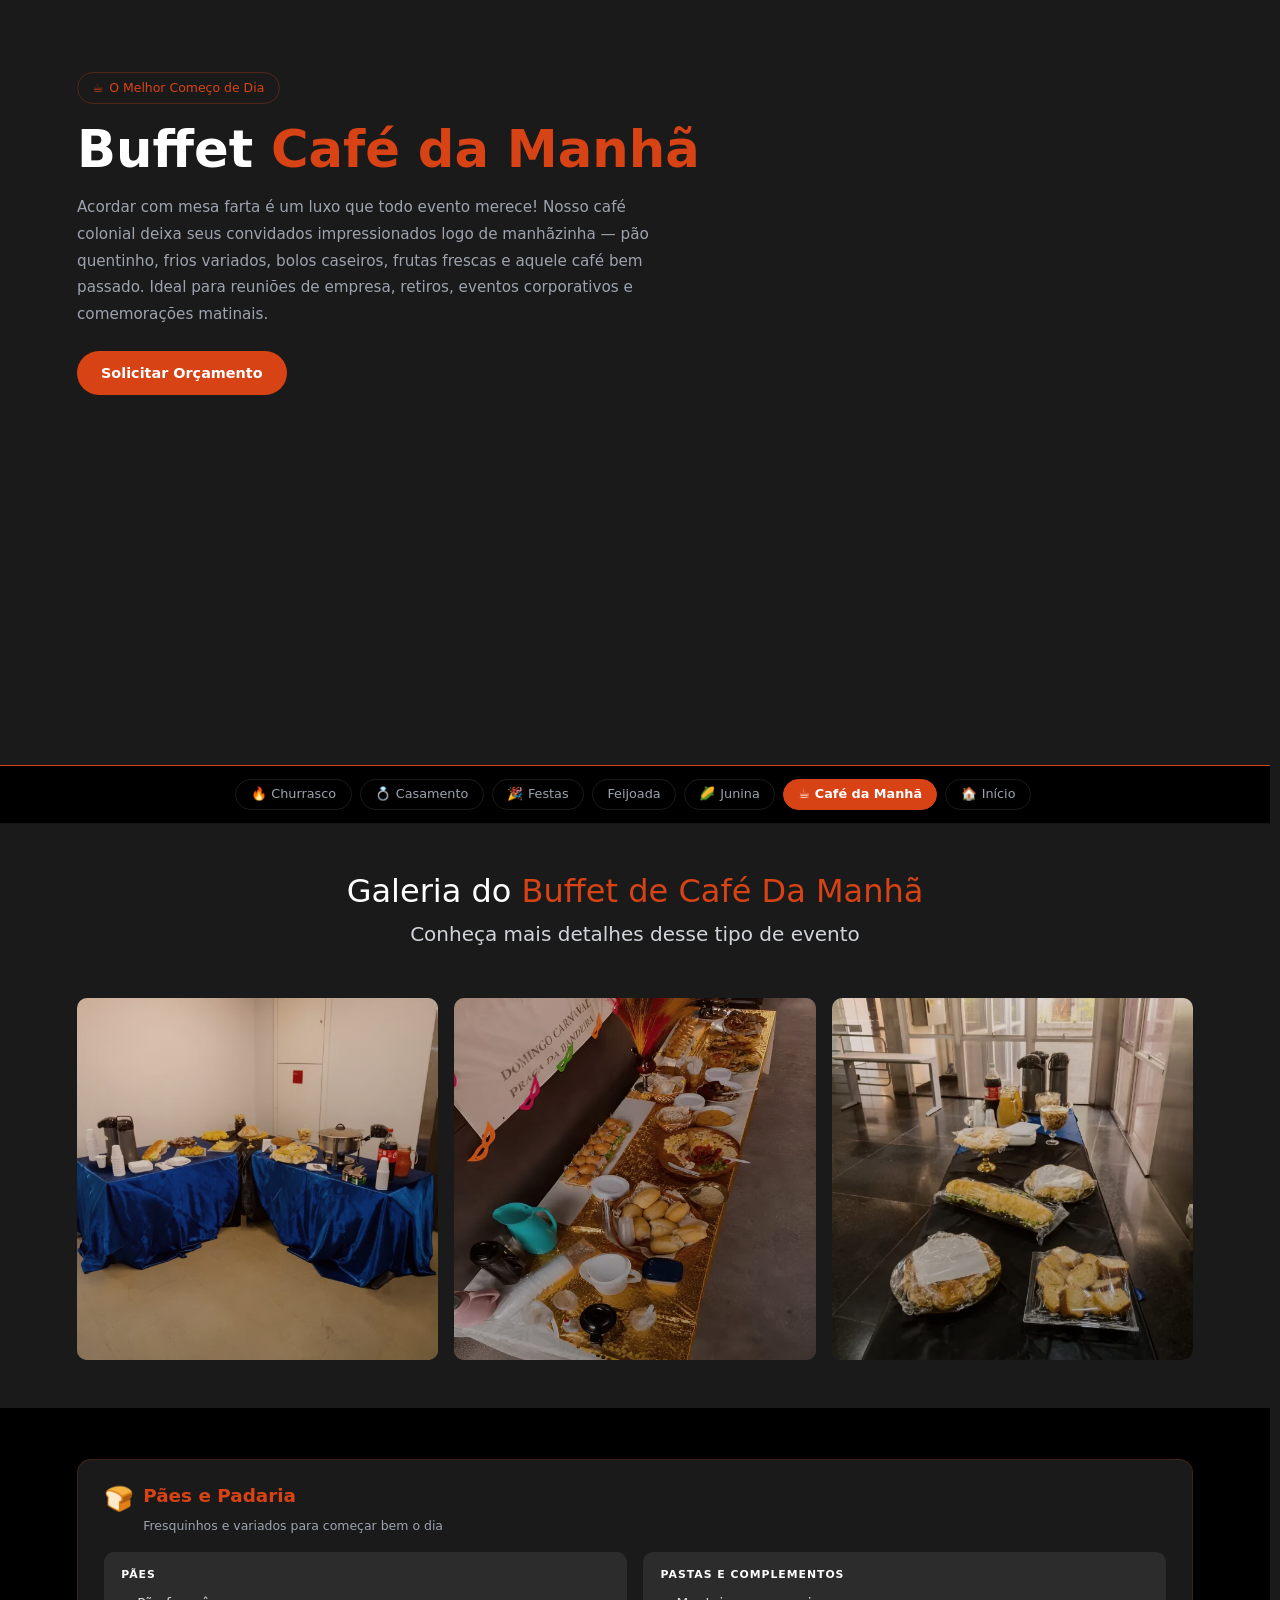
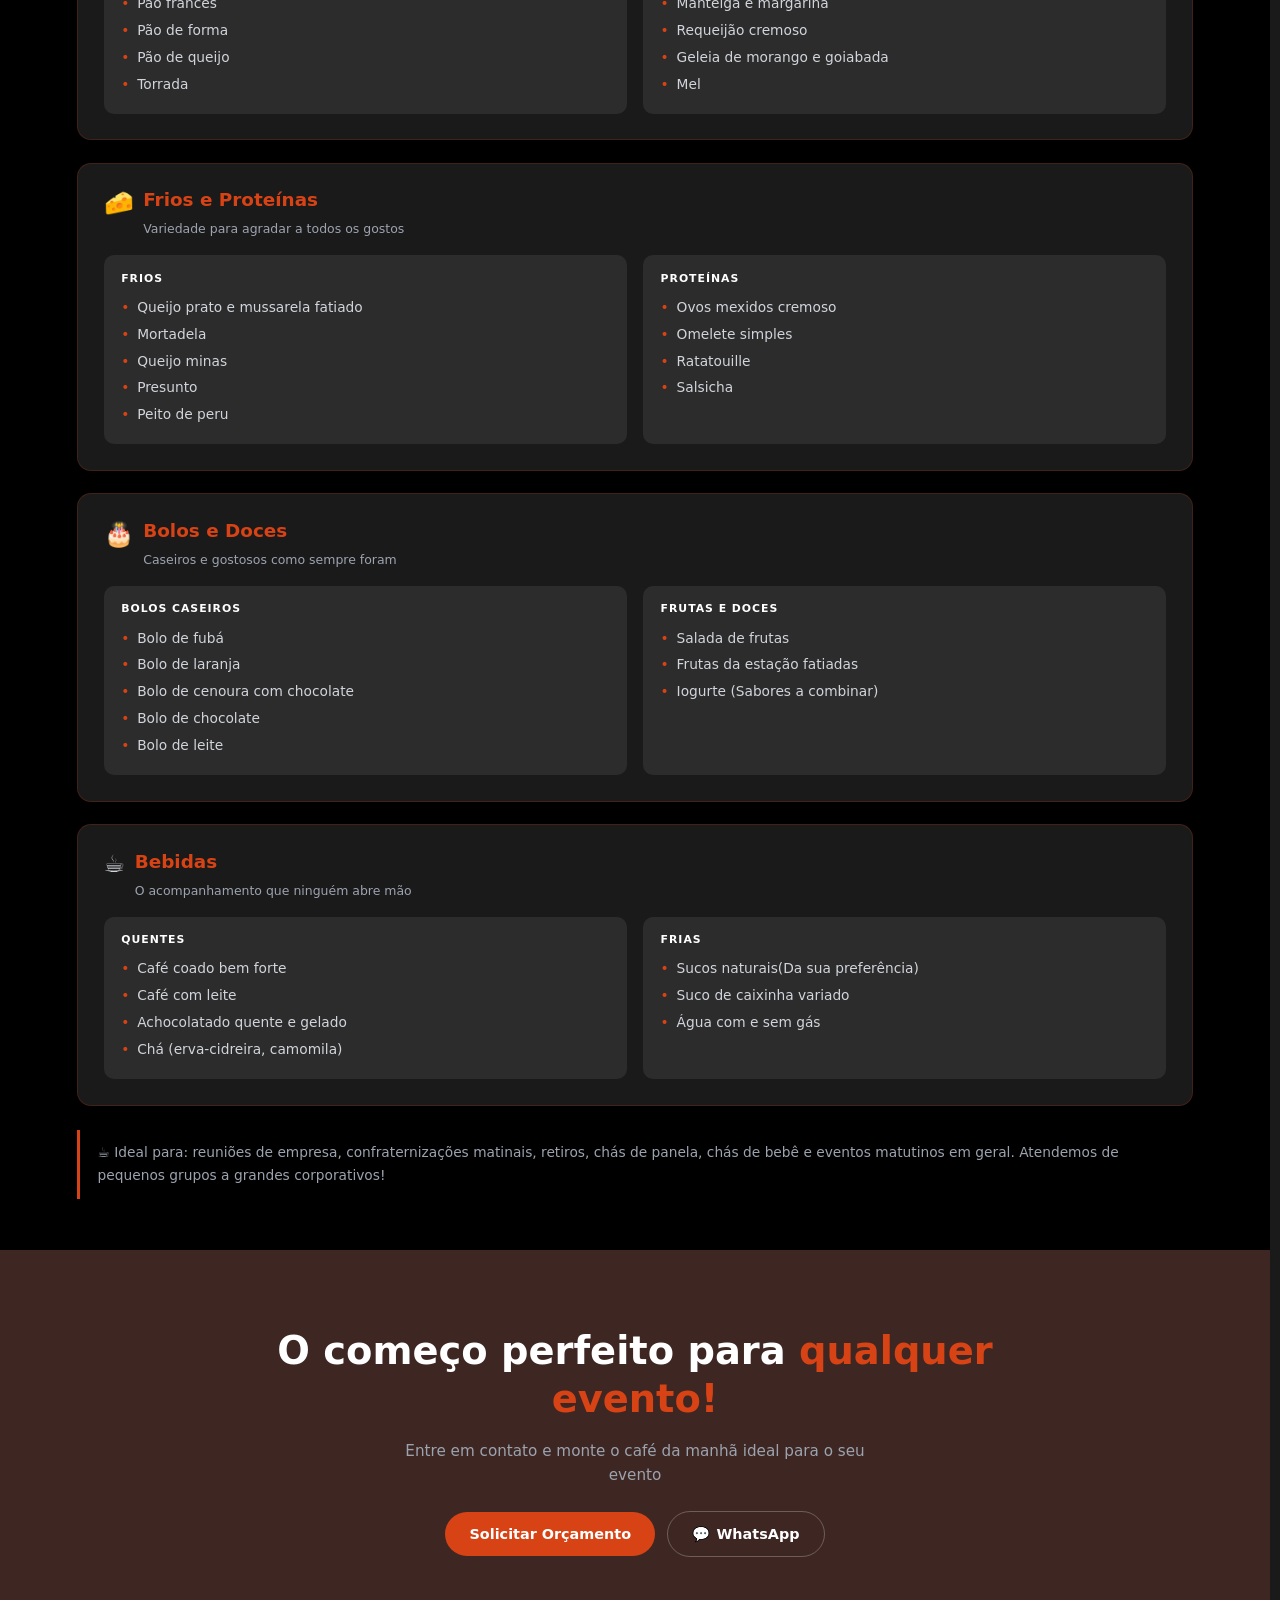
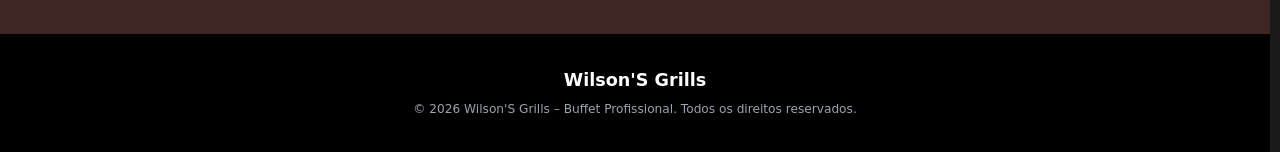
<file: subpages/cafezin.html>
<!DOCTYPE html>
<html lang="pt-BR">
<head>
   <meta charset="UTF-8">
    <meta name="viewport" content="width=device-width, initial-scale=1.0">
    <meta name="description" content="Wilson's Grills – Buffet Café da manhã.">
    <link rel="stylesheet" href="../assets/css/bootstrap.min.css">
    <link rel="stylesheet" href="../assets/css/global.css">
    <link rel="stylesheet" href="../assets/css/subpages.css">
    <link rel="stylesheet" href="../assets/css/responsivo.css">
    <title>Buffet Café da manhã – Wilson's Grills</title>
</head>
<body>
     <!-- ============================================================
       SKIP LINK — acessibilidade teclado/leitor de tela
  ============================================================ -->
  <a
    href="#conteudo-principal"
    class="visually-hidden-focusable acessible-style sr-only"
  >
    Ir para o conteúdo principal
  </a>
 
  <!-- ============================================================
       HERO
  ============================================================ -->
  <section class="hero" aria-labelledby="hero-titulo">
    <div class="container">
      <div class="row">
        <div class="col-12 col-lg-8">
 
          <p class="badge-pill mb-3" aria-label="Categoria:  O Melhor Começo de Dia">
            <span aria-hidden="true">☕</span>
             O Melhor Começo de Dia
          </p>
 
          <h1 id="hero-titulo" class="hero__title mb-3">
            Buffet <span class="text-accent">Café da Manhã</span>
          </h1>
 
          <p class="hero__description mb-4">
           Acordar com mesa farta é um luxo que todo evento merece! Nosso café colonial deixa seus convidados impressionados logo de manhãzinha — pão quentinho, frios variados, bolos caseiros, frutas frescas e aquele café bem passado. Ideal para reuniões de empresa, retiros, eventos corporativos e comemorações matinais.
          </p>
 
          <a href="#cta" class="btn-accent">Solicitar Orçamento</a>
 
        </div>
      </div>
    </div>
  </section>
 
   <!-- ============================================================
       BARRA DE FILTROS / CATEGORIAS
  ============================================================ -->
   <nav class="filter-bar" aria-label="Categorias de buffet">
    <div class="container-fluid px-3 px-md-4">
      <ul class="filter-bar__track list-unstyled mb-0 d-flex justify-content-center" role="list">
        <li><a href="churrasco.html" class="filter-bar__item"><span aria-hidden="true">🔥</span> Churrasco</a></li>
        <li><a href="casamentos.html" class="filter-bar__item" aria-current="page"><span aria-hidden="true">💍</span> Casamento</a></li>
        <li><a href="festas.html" class="filter-bar__item"><span aria-hidden="true">🎉</span> Festas</a></li>
        <li><a href="feijoada.html" class="filter-bar__item">Feijoada</a></li>
        <li><a href="festajunina.html" class="filter-bar__item"><span aria-hidden="true">🌽</span> Junina</a></li>
        <li><a href="cafezin.html" class="filter-bar__item"><span aria-hidden="true">☕</span> Café da Manhã</a></li>
        <li><a href="../index.html" class="filter-bar__item filter-bar__item--home"><span aria-hidden="true">🏠</span> Início</a></li>
      </ul>
    </div>
  </nav>

  <!-- ============================================================
     SCROLL DE CATEGORIAS (somente mobile)
============================================================ -->
<nav class="filter-scroll" aria-label="Categorias de buffet (mobile)">
  <button class="filter-scroll__arrow filter-scroll__arrow--prev" type="button" aria-label="Ver anteriores">
    <span aria-hidden="true">‹</span>
  </button>

  <ul class="filter-scroll__track list-unstyled mb-0" role="list">
    <li><a href="churrasco.html" class="filter-scroll__item"><span aria-hidden="true">🔥</span> Churrasco</a></li>
    <li><a href="casamentos.html" class="filter-scroll__item" aria-current="page"><span aria-hidden="true">💍</span> Casamento</a></li>
    <li><a href="festas.html" class="filter-scroll__item"><span aria-hidden="true">🎉</span> Festas</a></li>
    <li><a href="feijoada.html" class="filter-scroll__item">Feijoada</a></li>
    <li><a href="festajunina.html" class="filter-scroll__item"><span aria-hidden="true">🌽</span> Junina</a></li>
    <li><a href="cafezin.html" class="filter-scroll__item"><span aria-hidden="true">☕</span> Café da Manhã</a></li>
    <li><a href="../index.html" class="filter-scroll__item filter-scroll__item--home"><span aria-hidden="true">🏠</span> Início</a></li>
  </ul>

  <button class="filter-scroll__arrow filter-scroll__arrow--next" type="button" aria-label="Ver próximos">
    <span aria-hidden="true">›</span>
  </button>
</nav>
 
 <!-- ============================================================
       GALERIA DE FOTOS
  ============================================================ -->
  <section id="galeria" aria-labelledby="titulo-galeria" class="py-5 bg-section-dark">
  <div class="container">

    <h2 class="section-title text-center mb-2 text-white">
      Galeria do <span class="text-accent">Buffet de Café Da Manhã</span>
    </h2>
    <p class="text-center mb-5 fs-5 text-muted-custom">
      Conheça mais detalhes desse tipo de evento
    </p>
      <ul class="photo-gallery__grid list-unstyled mb-0" role="list">
 
        <li class="photo-gallery__item">
          <figure class="photo-card">
            <img
              src="../assets\images\subpages-fotos\cafezin1.webp"
              alt="Duas mesas dispostas em formato de L, cobertas por toalhas azuis, servindo um buffet com garrafas térmicas, diversos pratos com salgados, sanduíches, um réchaud e bebidas, como refrigerante e suco"
              class="photo-card__img"
              loading="lazy"
              decoding="async"
              width="600"
              height="600"
            />
            <div class="photo-card__overlay" aria-hidden="true"></div>
          </figure>
        </li>
 
        <li class="photo-gallery__item">
          <figure class="photo-card">
            <img
              src="../assets\images\subpages-fotos\cafezin2.webp"
              alt="Mesa de buffet decorada com toalha dourada brilhante, servindo uma variedade de alimentos, incluindo sanduíches, pães, salgados e pratos prontos"
              class="photo-card__img"
              loading="lazy"
              decoding="async"
              width="600"
              height="600"
            />
            <div class="photo-card__overlay" aria-hidden="true"></div>
          </figure>
        </li>
 
        <li class="photo-gallery__item">
          <figure class="photo-card">
            <img
              src="../assets\images\subpages-fotos\cafezin3.webp"
              alt="Mesa longa coberta com toalha preta, organizada como buffet com diversos tipos de pães, bolos e salgados cobertos por filme plástico, além de garrafas térmicas, suco e refrigerante ao fundo."
              class="photo-card__img"
              loading="lazy"
              decoding="async"
              width="600"
              height="600"
            />
            <div class="photo-card__overlay" aria-hidden="true"></div>
          </figure>
        </li>
 
      </ul>
    </div>
  </section>

  <!-- ============================================================
       CONTEÚDO PRINCIPAL — CARDÁPIO
  ============================================================ -->
  <main id="conteudo-principal">
    <section class="menu-section" aria-labelledby="secao-cardapio">
      <div class="container">
 
        <h2 id="secao-cardapio" class="visually-hidden">Opções para Seu café da manha</h2>
 
        <!-- ── Pratos Principais ── -->
        <article class="menu-card" aria-labelledby="titulo-pães-e-padaria">
          <header class="menu-card__header">
            <span class="menu-card__icon" aria-hidden="true">🍞</span>
            <div>
              <h3 id="titulo-pratos-principais" class="menu-card__title">
                Pães e Padaria
              </h3>
              <p class="menu-card__subtitle mb-0">
                Fresquinhos e variados para começar bem o dia
              </p>
            </div>
          </header>
 
          <div class="row g-3">
            <div class="col-12 col-md-6">
              <div class="sub-card">
                <p class="sub-card__label" id="label-carnes">Pães</p>
                <ul class="sub-card__list" aria-labelledby="label-pães">
                  <li>Pão francês</li>
                  <li>Pão de forma</li>
                  <li>Pão de queijo</li>
                  <li>Torrada</li>
                </ul>
              </div>
            </div>
            <div class="col-12 col-md-6">
              <div class="sub-card">
                <p class="sub-card__label" id="label-especiais">Pastas e Complementos</p>
                <ul class="sub-card__list" aria-labelledby="label-Pastas-e-Complementos">
                  <li>Manteiga e margarina</li>
                  <li>Requeijão cremoso</li>
                  <li>Geleia de morango e goiabada</li>
                  <li>Mel</li>
                </ul>
              </div>
            </div>
          </div>
        </article>
 
        <!-- ── Acompanhamentos ── -->

        <article class="menu-card" aria-labelledby="titulo-Frios-e-Proteínass">
          <header class="menu-card__header">
            <span class="menu-card__icon" aria-hidden="true">🧀</span>
            <div>
              <h3 id="titulo-acompanhamentos" class="menu-card__title">
                Frios e Proteínas
              </h3>
              <p class="menu-card__subtitle mb-0">
                 Variedade para agradar a todos os gostos
              </p>
            </div>
          </header>
 
          <div class="row g-3">
            <div class="col-12 col-md-6">
              <div class="sub-card">
                <p class="sub-card__label" id="label-arroz">Frios</p>
                <ul class="sub-card__list" aria-labelledby="label-frios">
                 <li>Queijo prato e mussarela fatiado</li>
                  <li>Mortadela</li>
                  <li>Queijo minas</li>
                  <li>Presunto</li>
                  <li>Peito de peru</li>
                </ul>
              </div>
            </div>
            <div class="col-12 col-md-6">
              <div class="sub-card">
                <p class="sub-card__label" id="label-proteinas">Proteínas</p>
                <ul class="sub-card__list" aria-labelledby="label-Proteínas">
                   <li>Ovos mexidos cremoso</li>
                  <li>Omelete simples</li>
                  <li>Ratatouille</li>
                  <li>Salsicha</li>
                </ul>
              </div>
            </div>
          </div>
        </article>
 
        <!-- ── Entradas & Couvert ── -->
        <article class="menu-card" aria-labelledby="titulo-bolos-e-doces">
          <header class="menu-card__header">
            <span class="menu-card__icon" aria-hidden="true">🎂</span>
            <div>
              <h3 id="titulo-entradas" class="menu-card__title">
                Bolos e Doces
              </h3>
              <p class="menu-card__subtitle mb-0">
                Caseiros e gostosos como sempre foram
              </p>
            </div>
          </header>
 
          <div class="row g-3">
            <div class="col-12 col-md-6">
              <div class="sub-card">
                <p class="sub-card__label" id="label-frios">Bolos Caseiros</p>
                <ul class="sub-card__list" aria-labelledby="label-bolos-caseiros">
                  <li>Bolo de fubá</li>
                  <li>Bolo de laranja</li>
                  <li>Bolo de cenoura com chocolate</li>
                  <li>Bolo de chocolate</li>
                  <li>Bolo de leite</li>
                </ul>
              </div>
            </div>
            <div class="col-12 col-md-6">
              <div class="sub-card">
                <p class="sub-card__label" id="label-quentes">Frutas e Doces</p>
                <ul class="sub-card__list" aria-labelledby="label-frutas-e-doces">
                  <li>Salada de frutas</li>
                  <li>Frutas da estação fatiadas</li>
                  <li>Iogurte (Sabores a combinar)</li>
                </ul>
              </div>
            </div>
          </div>
        </article>
 
        <!-- ── Sobremesas ── -->
        <article class="menu-card" aria-labelledby="titulo-bebidas">
          <header class="menu-card__header">
            <span class="menu-card__icon" aria-hidden="true">☕</span>
            <div>
              <h3 id="titulo-sobremesas" class="menu-card__title">
                Bebidas
              </h3>
              <p class="menu-card__subtitle mb-0">
                O acompanhamento que ninguém abre mão
              </p>
            </div>
          </header>
 
          <div class="row g-3">
            <div class="col-12 col-md-6">
              <div class="sub-card">
                <p class="sub-card__label" id="label-doces">Quentes</p>
                <ul class="sub-card__list" aria-labelledby="label-quentes">
                  <li>Café coado bem forte</li>
                  <li>Café com leite</li>
                  <li>Achocolatado quente e gelado</li>
                  <li>Chá (erva-cidreira, camomila)</li>
                </ul>
              </div>
            </div>
            <div class="col-12 col-md-6">
              <div class="sub-card">
                <p class="sub-card__label" id="label-mesa-doces">Frias</p>
                <ul class="sub-card__list" aria-labelledby="label-frias">
                  <li>Sucos naturais(Da sua preferência)</li>
                  <li>Suco de caixinha variado</li>
                  <li>Água com e sem gás</li>
                </ul>
              </div>
            </div>
          </div>
        </article>
 
        <!-- ── Nota de planejamento ── -->
        <aside class="side-note" aria-label="Informação sobre personalização do cardápio">
          <span aria-hidden="true">☕</span>
           Ideal para: reuniões de empresa, confraternizações matinais, retiros, chás de panela, chás de bebê e eventos matutinos em geral. Atendemos de pequenos grupos a grandes corporativos!
        </aside>
 
      </div>
    </section>
  </main>
 
  <!-- ============================================================
       CTA FINAL
  ============================================================ -->
  <section id="cta" class="cta-section" aria-labelledby="cta-titulo">
    <div class="container">
 
      <h2 id="cta-titulo" class="cta-section__title mb-3">
        O começo perfeito para
        <span class="text-accent">qualquer<br aria-hidden="true" />evento!</span>
      </h2>
 
      <p class="cta-section__description">
        Entre em contato e monte o café da manhã ideal para o seu evento
      </p>
 
      <div class="cta-section__actions">
        <a href="#" class="btn-accent">Solicitar Orçamento</a>
        <a
          href="https://wa.me/5500000000000"
          class="btn-outline"
          target="_blank"
          rel="noopener noreferrer"
          aria-label="Falar pelo WhatsApp (abre em nova aba)"
        >
          <span aria-hidden="true">💬</span> WhatsApp
        </a>
      </div>
 
    </div>
  </section>
 
  <!-- ============================================================
       FOOTER
  ============================================================ -->
  <footer class="site-footer">
    <div class="container">
      <p class="site-footer__brand">
        Wilson'S Grills
      </p>
      <small class="site-footer__copy">
        © 2026 Wilson'S Grills – Buffet Profissional. Todos os direitos reservados.
      </small>
    </div>
  </footer>
  <script src="../assets/js/script.js"></script>
</body>
</html>
</file>
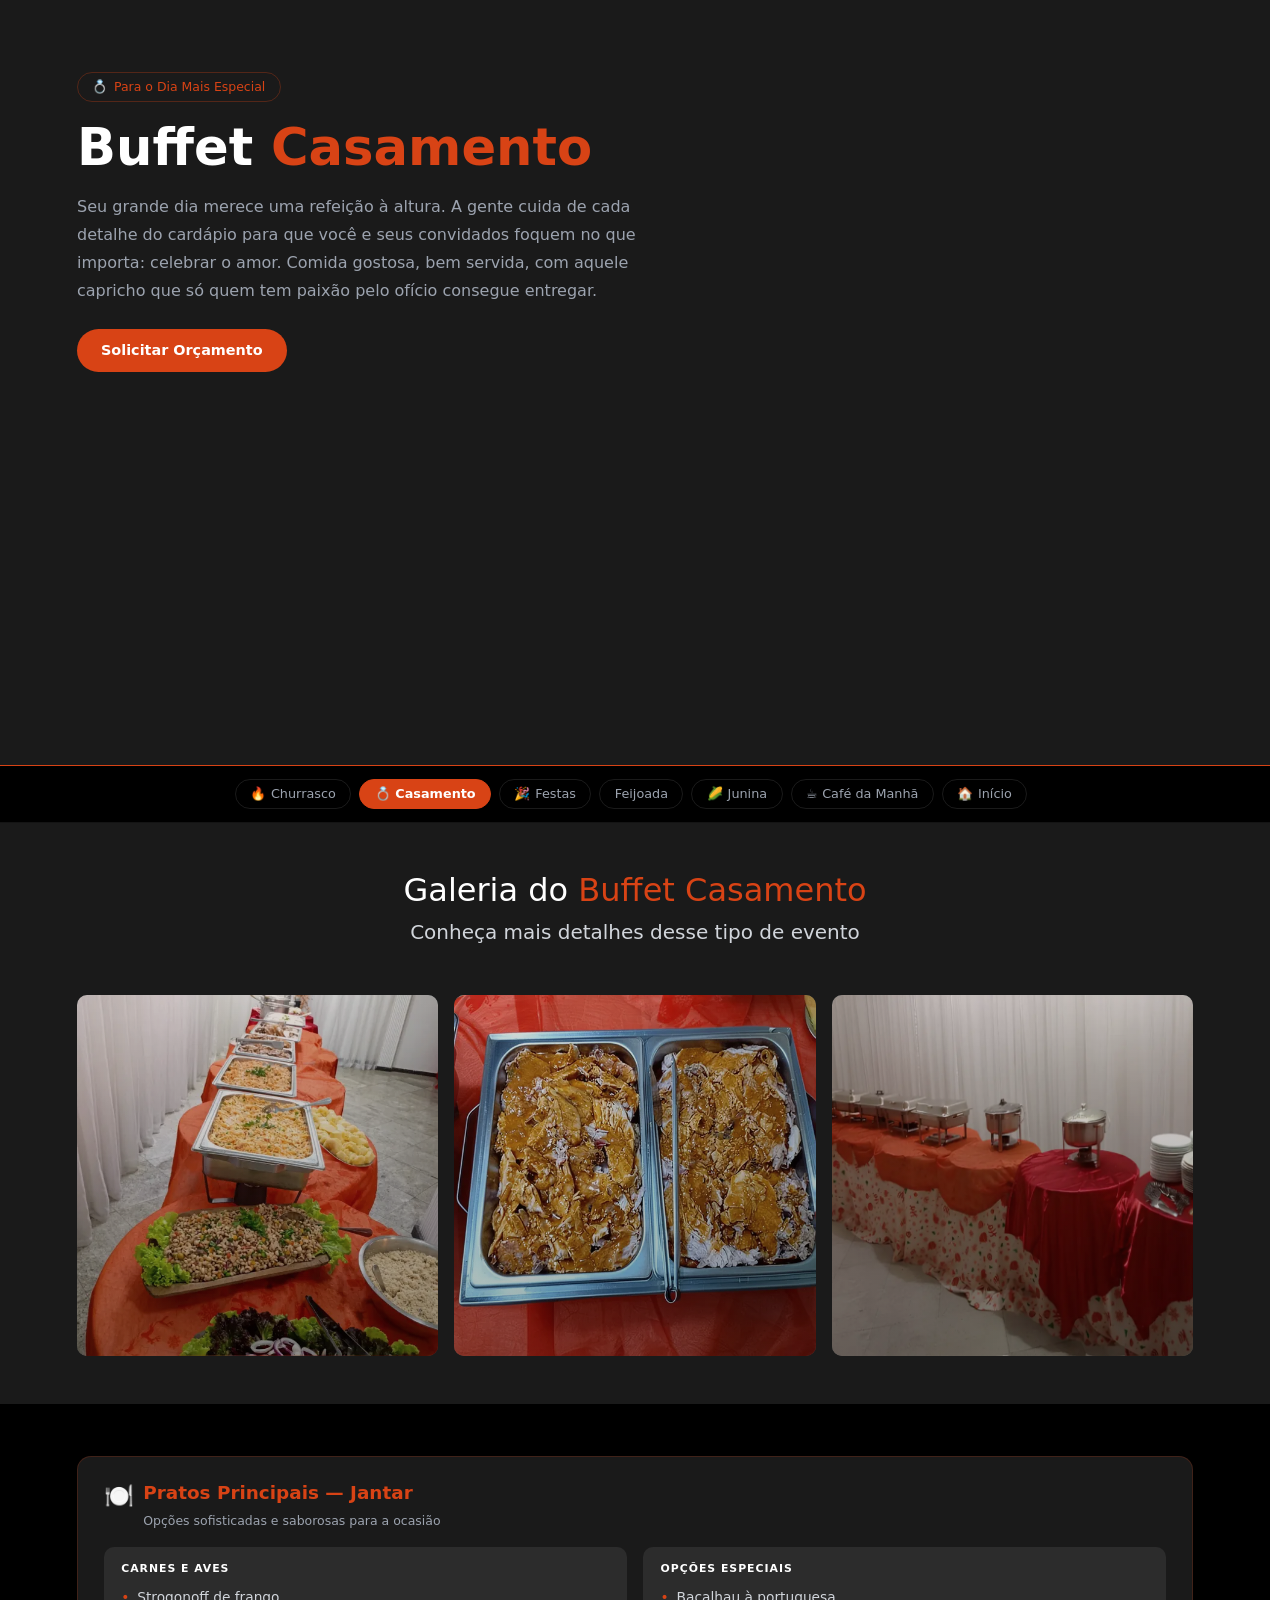
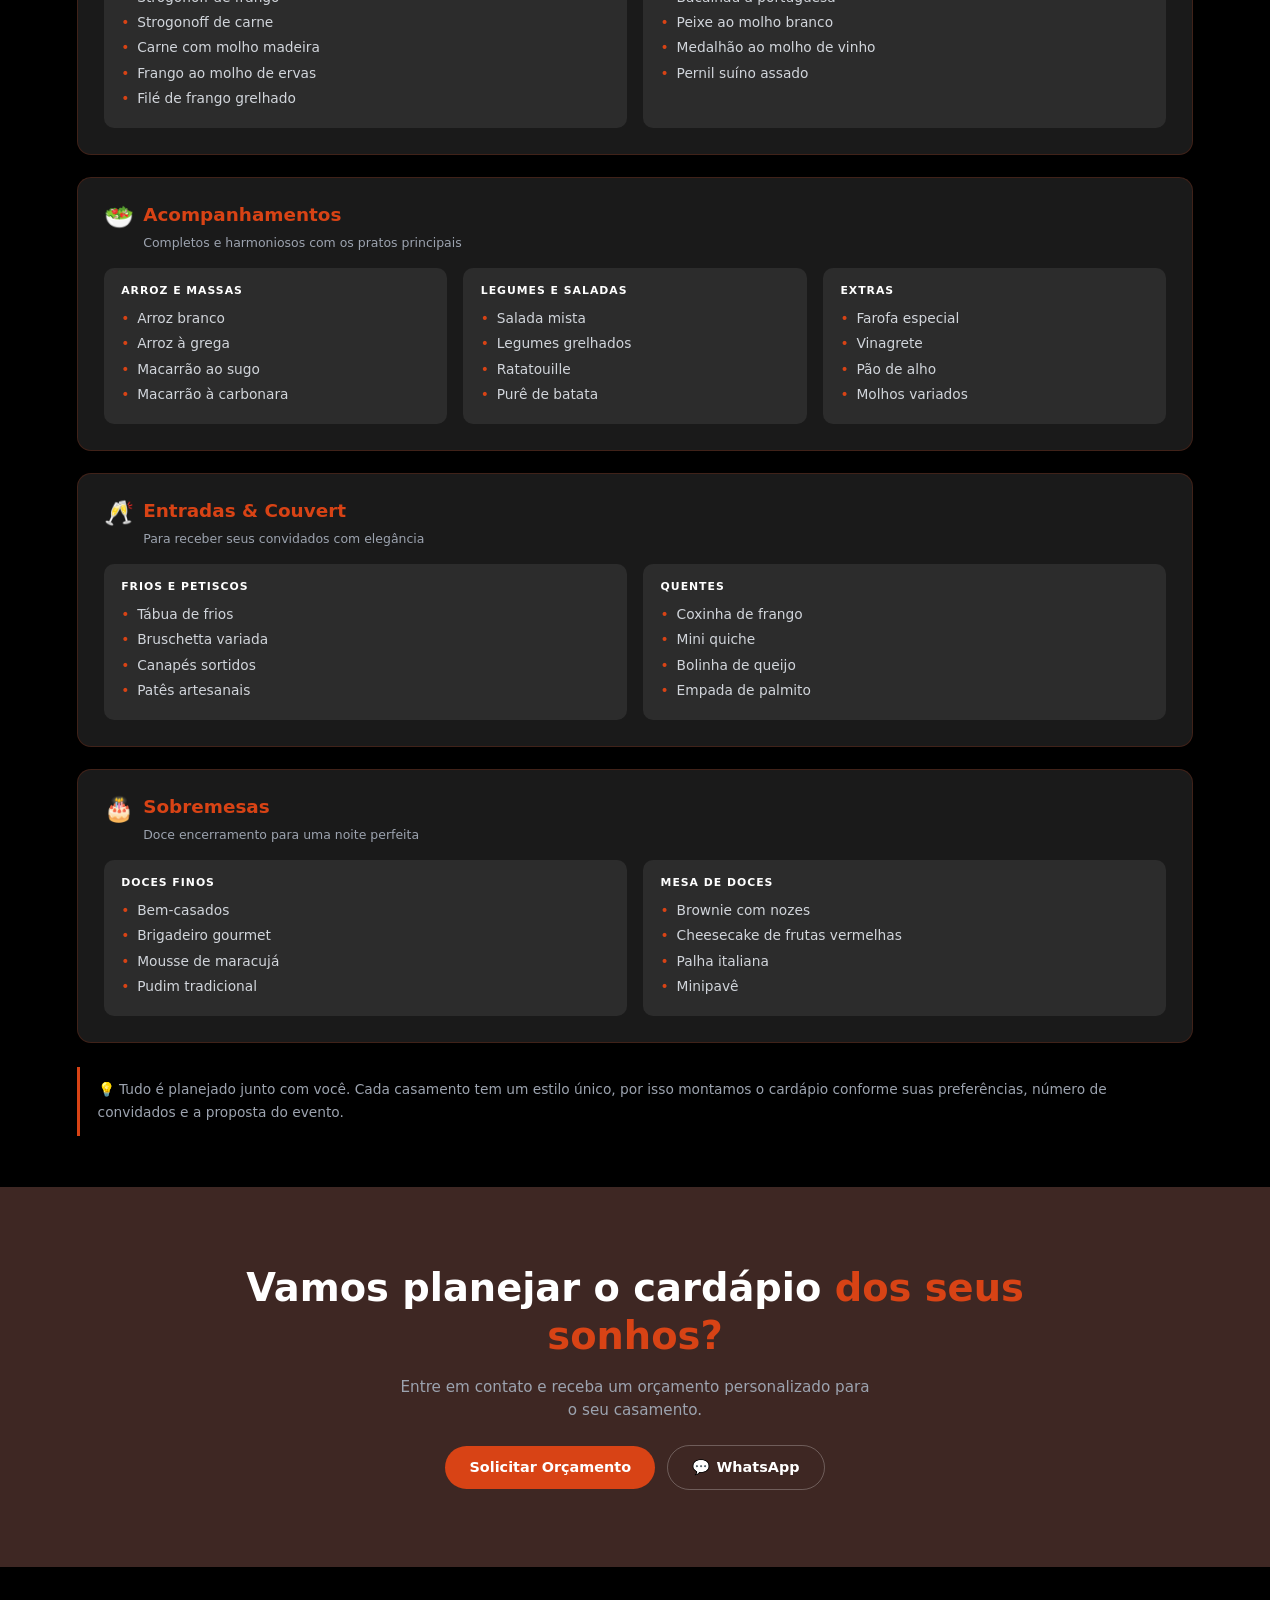
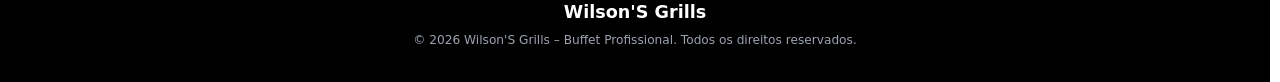
<file: subpages/casamentos.html>
<!DOCTYPE html>
<html lang="pt-BR">
<head>
   <meta charset="UTF-8">
    <meta name="viewport" content="width=device-width, initial-scale=1.0">
    <title>Buffet Casamentos – Wilson's Grills</title>
    <meta name="description" content="Wilson's Grills – Buffet Casamentos.">
    <link rel="stylesheet" href="../assets/css/bootstrap.min.css">
    <link rel="stylesheet" href="../assets/css/global.css">
    <link rel="stylesheet" href="../assets/css/subpages.css">
    <link rel="stylesheet" href="../assets/css/responsivo.css">

     <!-- 3. Favicons e Ícones do Sistema -->
    <link
      rel="apple-touch-icon"
      sizes="180x180"
      href="assets/favicon/apple-touch-icon.png"
    />
    <link
      rel="icon"
      type="image/png"
      sizes="32x32"
      href="assets/favicon/favicon-32x32.png"
    />
    <link
      rel="icon"
      type="image/png"
      sizes="16x16"
      href="assets/favicon/favicon-16x16.png"
    />
    <link rel="manifest" href="assets/favicon/site.webmanifest" />

    <link rel="stylesheet" href="https://cdn.jsdelivr.net/npm/bootstrap@5.3.3/dist/css/bootstrap.min.css">
</head>
<body>
   <!-- ============================================================
       SKIP LINK — acessibilidade teclado/leitor de tela
  ============================================================ -->
  <a
    href="#conteudo-principal"
    class="visually-hidden-focusable acessible-style sr-only"
    
  >
    Ir para o conteúdo principal
  </a>
 
  <!-- ============================================================
       HERO
  ============================================================ -->
  <section class="hero" aria-labelledby="hero-titulo">
    <div class="container">
      <div class="row">
        <div class="col-12 col-lg-8">
 
          <p class="badge-pill mb-3" aria-label="Categoria: Para o Dia Mais Especial">
            <span aria-hidden="true">💍</span>
            Para o Dia Mais Especial
          </p>
 
          <h1 id="hero-titulo" class="hero__title mb-3">
            Buffet <span class="text-accent">Casamento</span>
          </h1>
 
          <p class="hero__description mb-4">
            Seu grande dia merece uma refeição à altura. A gente cuida de cada detalhe do
            cardápio para que você e seus convidados foquem no que importa: celebrar o amor.
            Comida gostosa, bem servida, com aquele capricho que só quem tem paixão pelo
            ofício consegue entregar.
          </p>
 
          <a href="#cta" class="btn-accent">Solicitar Orçamento</a>
 
        </div>
      </div>
    </div>
  </section>
 
  <!-- ============================================================
       BARRA DE FILTROS / CATEGORIAS
  ============================================================ -->
   <nav class="filter-bar" aria-label="Categorias de buffet">
    <div class="container-fluid px-3 px-md-4">
      <ul class="filter-bar__track list-unstyled mb-0 d-flex justify-content-center" role="list">
        <li><a href="churrasco.html" class="filter-bar__item"><span aria-hidden="true">🔥</span> Churrasco</a></li>
        <li><a href="casamentos.html" class="filter-bar__item" aria-current="page"><span aria-hidden="true">💍</span> Casamento</a></li>
        <li><a href="festas.html" class="filter-bar__item"><span aria-hidden="true">🎉</span> Festas</a></li>
        <li><a href="feijoada.html" class="filter-bar__item">Feijoada</a></li>
        <li><a href="festajunina.html" class="filter-bar__item"><span aria-hidden="true">🌽</span> Junina</a></li>
        <li><a href="cafezin.html" class="filter-bar__item"><span aria-hidden="true">☕</span> Café da Manhã</a></li>
        <li><a href="../index.html" class="filter-bar__item filter-bar__item--home"><span aria-hidden="true">🏠</span> Início</a></li>
      </ul>
    </div>
  </nav>

   <!-- ============================================================
     SCROLL DE CATEGORIAS (somente mobile)
============================================================ -->
<nav class="filter-scroll" aria-label="Categorias de buffet (mobile)">
  <button class="filter-scroll__arrow filter-scroll__arrow--prev" type="button" aria-label="Ver anteriores">
    <span aria-hidden="true">‹</span>
  </button>

  <ul class="filter-scroll__track list-unstyled mb-0" role="list">
    <li><a href="churrasco.html" class="filter-scroll__item"><span aria-hidden="true">🔥</span> Churrasco</a></li>
    <li><a href="casamentos.html" class="filter-scroll__item"><span aria-hidden="true">💍</span> Casamento</a></li>
    <li><a href="festas.html" class="filter-scroll__item"><span aria-hidden="true">🎉</span> Festas</a></li>
    <li><a href="feijoada.html" class="filter-scroll__item">Feijoada</a></li>
    <li><a href="festajunina.html" class="filter-scroll__item"><span aria-hidden="true">🌽</span> Junina</a></li>
    <li><a href="cafezin.html" class="filter-scroll__item"><span aria-hidden="true">☕</span> Café da Manhã</a></li>
    <li><a href="../index.html" class="filter-scroll__item filter-scroll__item--home"><span aria-hidden="true">🏠</span> Início</a></li>
  </ul>

  <button class="filter-scroll__arrow filter-scroll__arrow--next" type="button" aria-label="Ver próximos">
    <span aria-hidden="true">›</span>
  </button>
</nav>
 
 <!-- ================================================================
     GALERIA DE FOTOS 
================================================================ -->
 <section  aria-labelledby="titulo-galeria" class="py-5 bg-section-dark">
  <div class="container">

    <h2 class="section-title text-center mb-2 text-white">
      Galeria do <span class="text-accent">Buffet Casamento</span>
    </h2>
    <p class="text-center mb-5 fs-5 text-muted-custom">
      Conheça mais detalhes desse tipo de evento
    </p>
 
      <ul class="photo-gallery__grid list-unstyled mb-0" role="list">
 
        <li class="photo-gallery__item">
          <figure class="photo-card">
            <img
              src="../assets\images\subpages-fotos/casamento1.webp"
              alt=": Buffet servido em mesa com toalha laranja, contendo pratos quentes em travessas de aço e saladas"
              class="photo-card__img"
              loading="lazy"
              decoding="async"
              width="600"
              height="600"
            />
            <div class="photo-card__overlay" aria-hidden="true"></div>
          </figure>
        </li>
 
        <li class="photo-gallery__item">
          <figure class="photo-card">
            <img
              src="../assets\images\subpages-fotos/casamento2.webp"
              alt="Texto alternativo: Rechaud duplo de metal sobre toalha vermelha, com carne de porco desfiada em molho e um pegador."
              class="photo-card__img"
              loading="lazy"
              decoding="async"
              width="600"
              height="600"
            />
            <div class="photo-card__overlay" aria-hidden="true"></div>
          </figure>
        </li>
 
        <li class="photo-gallery__item">
          <figure class="photo-card">
            <img
              src="../assets\images/slide-hero/slide3.webp"
              alt="Mesa de buffet organizada com vários réchauds de aço inox dispostos em sequência, sobre toalhas nas cores vermelha e laranja com estampa temática natalina, ao lado de pilhas de pratos brancos."
              class="photo-card__img"
              loading="lazy"
              decoding="async"
              width="600"
              height="600"
            />
            <div class="photo-card__overlay" aria-hidden="true"></div>
          </figure>
        </li>
 
      </ul>
    </div>
  </section>

  <!-- ============================================================
       CONTEÚDO PRINCIPAL — CARDÁPIO
  ============================================================ -->
  <main id="conteudo-principal">
    <section class="menu-section" aria-labelledby="secao-cardapio">
      <div class="container">
 
        <h2 id="secao-cardapio" class="visually-hidden">Cardápio de Casamento</h2>
 
        <!-- ── Pratos Principais ── -->
        <article class="menu-card" aria-labelledby="titulo-pratos-principais">
          <header class="menu-card__header">
            <span class="menu-card__icon" aria-hidden="true">🍽️</span>
            <div>
              <h3 id="titulo-pratos-principais" class="menu-card__title">
                Pratos Principais — Jantar
              </h3>
              <p class="menu-card__subtitle mb-0">
                Opções sofisticadas e saborosas para a ocasião
              </p>
            </div>
          </header>
 
          <div class="row g-3">
            <div class="col-12 col-md-6">
              <div class="sub-card">
                <p class="sub-card__label" id="label-carnes">Carnes e Aves</p>
                <ul class="sub-card__list" aria-labelledby="label-carnes">
                  <li>Strogonoff de frango</li>
                  <li>Strogonoff de carne</li>
                  <li>Carne com molho madeira</li>
                  <li>Frango ao molho de ervas</li>
                  <li>Filé de frango grelhado</li>
                </ul>
              </div>
            </div>
            <div class="col-12 col-md-6">
              <div class="sub-card">
                <p class="sub-card__label" id="label-especiais">Opções Especiais</p>
                <ul class="sub-card__list" aria-labelledby="label-especiais">
                  <li>Bacalhau à portuguesa</li>
                  <li>Peixe ao molho branco</li>
                  <li>Medalhão ao molho de vinho</li>
                  <li>Pernil suíno assado</li>
                </ul>
              </div>
            </div>
          </div>
        </article>
 
        <!-- ── Acompanhamentos ── -->
        <article class="menu-card" aria-labelledby="titulo-acompanhamentos">
          <header class="menu-card__header">
            <span class="menu-card__icon" aria-hidden="true">🥗</span>
            <div>
              <h3 id="titulo-acompanhamentos" class="menu-card__title">
                Acompanhamentos
              </h3>
              <p class="menu-card__subtitle mb-0">
                Completos e harmoniosos com os pratos principais
              </p>
            </div>
          </header>
 
          <div class="row g-3">
            <div class="col-12 col-sm-6 col-md-4">
              <div class="sub-card">
                <p class="sub-card__label" id="label-arroz">Arroz e Massas</p>
                <ul class="sub-card__list" aria-labelledby="label-arroz">
                  <li>Arroz branco</li>
                  <li>Arroz à grega</li>
                  <li>Macarrão ao sugo</li>
                  <li>Macarrão à carbonara</li>
                </ul>
              </div>
            </div>
            <div class="col-12 col-sm-6 col-md-4">
              <div class="sub-card">
                <p class="sub-card__label" id="label-legumes">Legumes e Saladas</p>
                <ul class="sub-card__list" aria-labelledby="label-legumes">
                  <li>Salada mista</li>
                  <li>Legumes grelhados</li>
                  <li>Ratatouille</li>
                  <li>Purê de batata</li>
                </ul>
              </div>
            </div>
            <div class="col-12 col-sm-6 col-md-4">
              <div class="sub-card">
                <p class="sub-card__label" id="label-extras">Extras</p>
                <ul class="sub-card__list" aria-labelledby="label-extras">
                  <li>Farofa especial</li>
                  <li>Vinagrete</li>
                  <li>Pão de alho</li>
                  <li>Molhos variados</li>
                </ul>
              </div>
            </div>
          </div>
        </article>
 
        <!-- ── Entradas & Couvert ── -->
        <article class="menu-card" aria-labelledby="titulo-entradas">
          <header class="menu-card__header">
            <span class="menu-card__icon" aria-hidden="true">🥂</span>
            <div>
              <h3 id="titulo-entradas" class="menu-card__title">
                Entradas &amp; Couvert
              </h3>
              <p class="menu-card__subtitle mb-0">
                Para receber seus convidados com elegância
              </p>
            </div>
          </header>
 
          <div class="row g-3">
            <div class="col-12 col-md-6">
              <div class="sub-card">
                <p class="sub-card__label" id="label-frios">Frios e Petiscos</p>
                <ul class="sub-card__list" aria-labelledby="label-frios">
                  <li>Tábua de frios</li>
                  <li>Bruschetta variada</li>
                  <li>Canapés sortidos</li>
                  <li>Patês artesanais</li>
                </ul>
              </div>
            </div>
            <div class="col-12 col-md-6">
              <div class="sub-card">
                <p class="sub-card__label" id="label-quentes">Quentes</p>
                <ul class="sub-card__list" aria-labelledby="label-quentes">
                  <li>Coxinha de frango</li>
                  <li>Mini quiche</li>
                  <li>Bolinha de queijo</li>
                  <li>Empada de palmito</li>
                </ul>
              </div>
            </div>
          </div>
        </article>
 
        <!-- ── Sobremesas ── -->
        <article class="menu-card" aria-labelledby="titulo-sobremesas">
          <header class="menu-card__header">
            <span class="menu-card__icon" aria-hidden="true">🎂</span>
            <div>
              <h3 id="titulo-sobremesas" class="menu-card__title">
                Sobremesas
              </h3>
              <p class="menu-card__subtitle mb-0">
                Doce encerramento para uma noite perfeita
              </p>
            </div>
          </header>
 
          <div class="row g-3">
            <div class="col-12 col-md-6">
              <div class="sub-card">
                <p class="sub-card__label" id="label-doces">Doces Finos</p>
                <ul class="sub-card__list" aria-labelledby="label-doces">
                  <li>Bem-casados</li>
                  <li>Brigadeiro gourmet</li>
                  <li>Mousse de maracujá</li>
                  <li>Pudim tradicional</li>
                </ul>
              </div>
            </div>
            <div class="col-12 col-md-6">
              <div class="sub-card">
                <p class="sub-card__label" id="label-mesa-doces">Mesa de Doces</p>
                <ul class="sub-card__list" aria-labelledby="label-mesa-doces">
                  <li>Brownie com nozes</li>
                  <li>Cheesecake de frutas vermelhas</li>
                  <li>Palha italiana</li>
                  <li>Minipavê</li>
                </ul>
              </div>
            </div>
          </div>
        </article>
 
        <!-- ── Nota de planejamento ── -->
        <aside class="side-note" aria-label="Informação sobre personalização do cardápio">
          <span aria-hidden="true">💡</span>
          Tudo é planejado junto com você. Cada casamento tem um estilo único, por isso
          montamos o cardápio conforme suas preferências, número de convidados e a
          proposta do evento.
        </aside>
 
      </div>
    </section>
  </main>
 
  <!-- ============================================================
       CTA FINAL
  ============================================================ -->
  <section id="cta" class="cta-section" aria-labelledby="cta-titulo">
    <div class="container">
 
      <h2 id="cta-titulo" class="cta-section__title mb-3">
        Vamos planejar o cardápio
        <span class="text-accent">dos seus<br aria-hidden="true" />sonhos?</span>
      </h2>
 
      <p class="cta-section__description">
        Entre em contato e receba um orçamento personalizado para o seu casamento.
      </p>
 
      <div class="cta-section__actions">
        <a href="#" class="btn-accent">Solicitar Orçamento</a>
        <a
          href="https://wa.me/5500000000000"
          class="btn-outline"
          target="_blank"
          rel="noopener noreferrer"
          aria-label="Falar pelo WhatsApp (abre em nova aba)"
        >
          <span aria-hidden="true">💬</span> WhatsApp
        </a>
      </div>
 
    </div>
  </section>
 
  <!-- ============================================================
       FOOTER
  ============================================================ -->
   <footer class="site-footer">
    <div class="container">
      <p class="site-footer__brand">
        Wilson'S Grills
      </p>
      <small class="site-footer__copy">
        © 2026 Wilson'S Grills – Buffet Profissional. Todos os direitos reservados.
      </small>
    </div>
  </footer>
  <script src="../assets/js/script.js"></script>
</body>
</html>
</file>
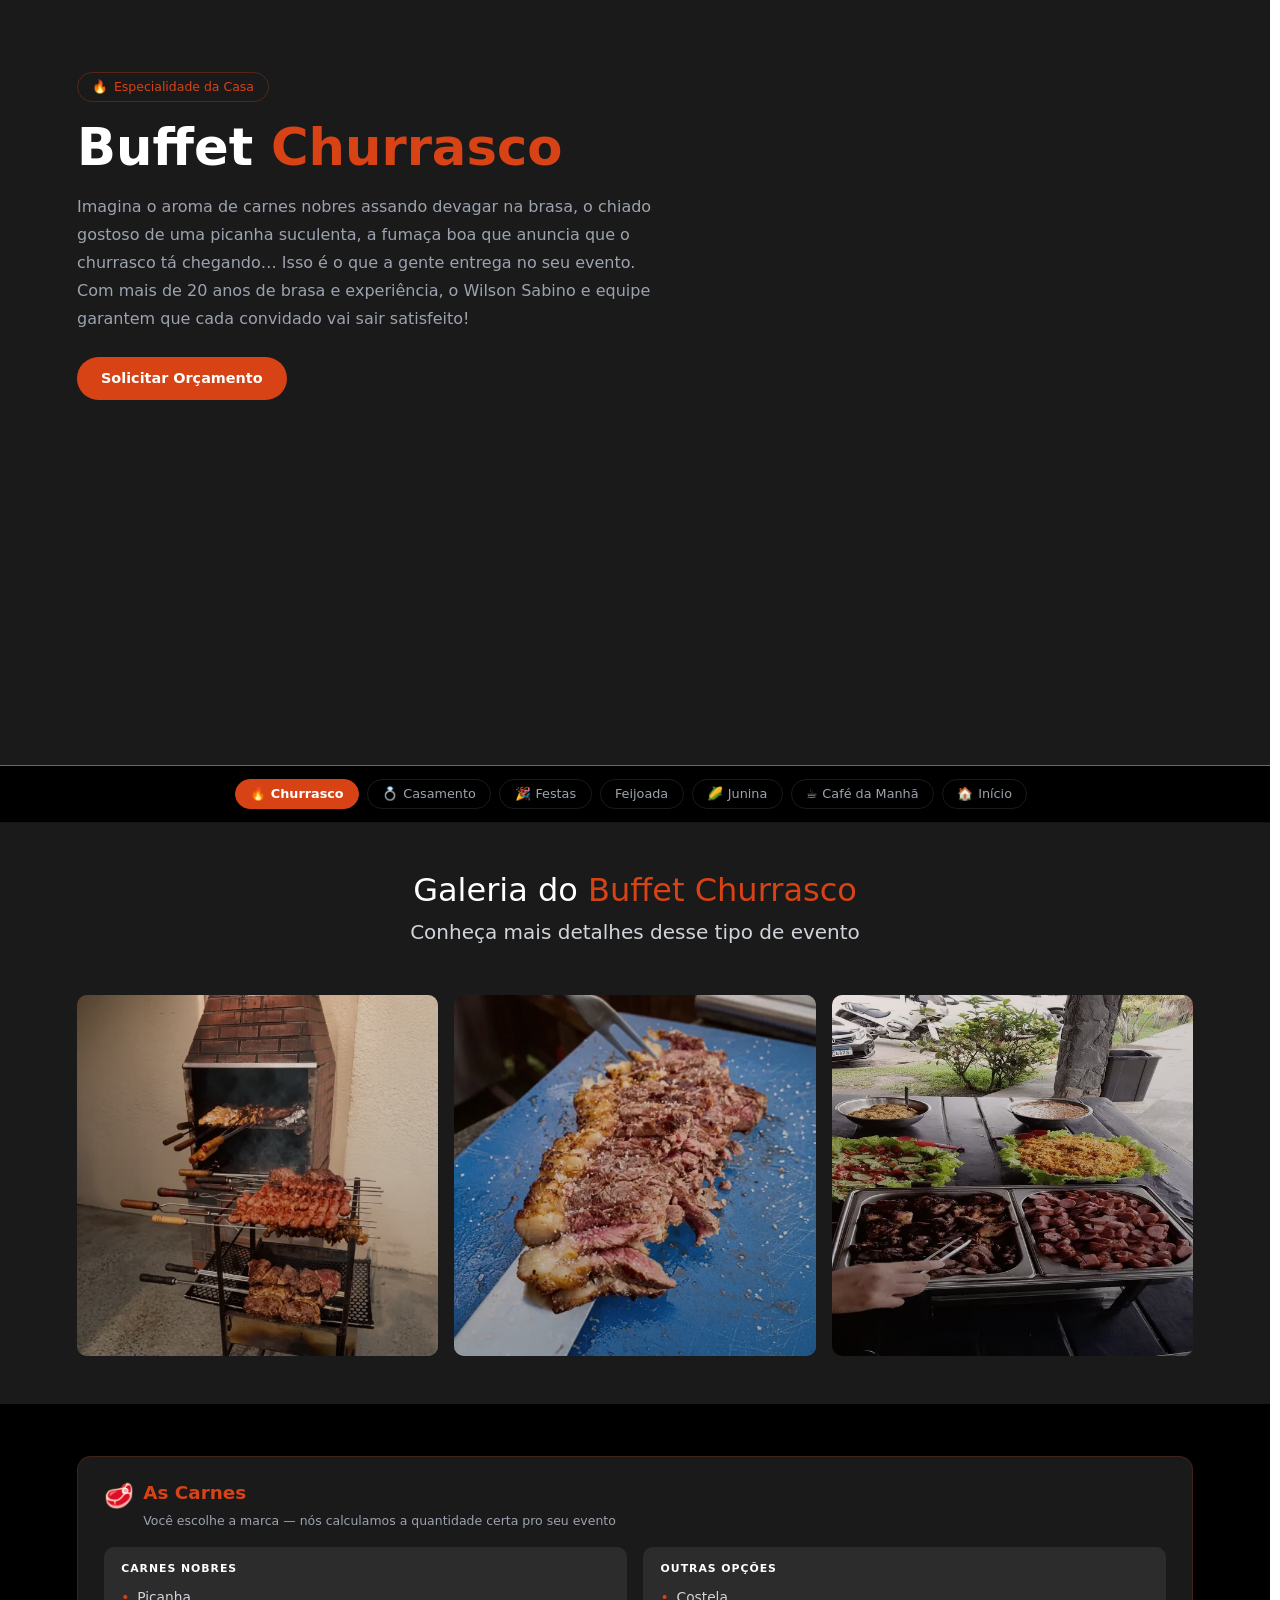
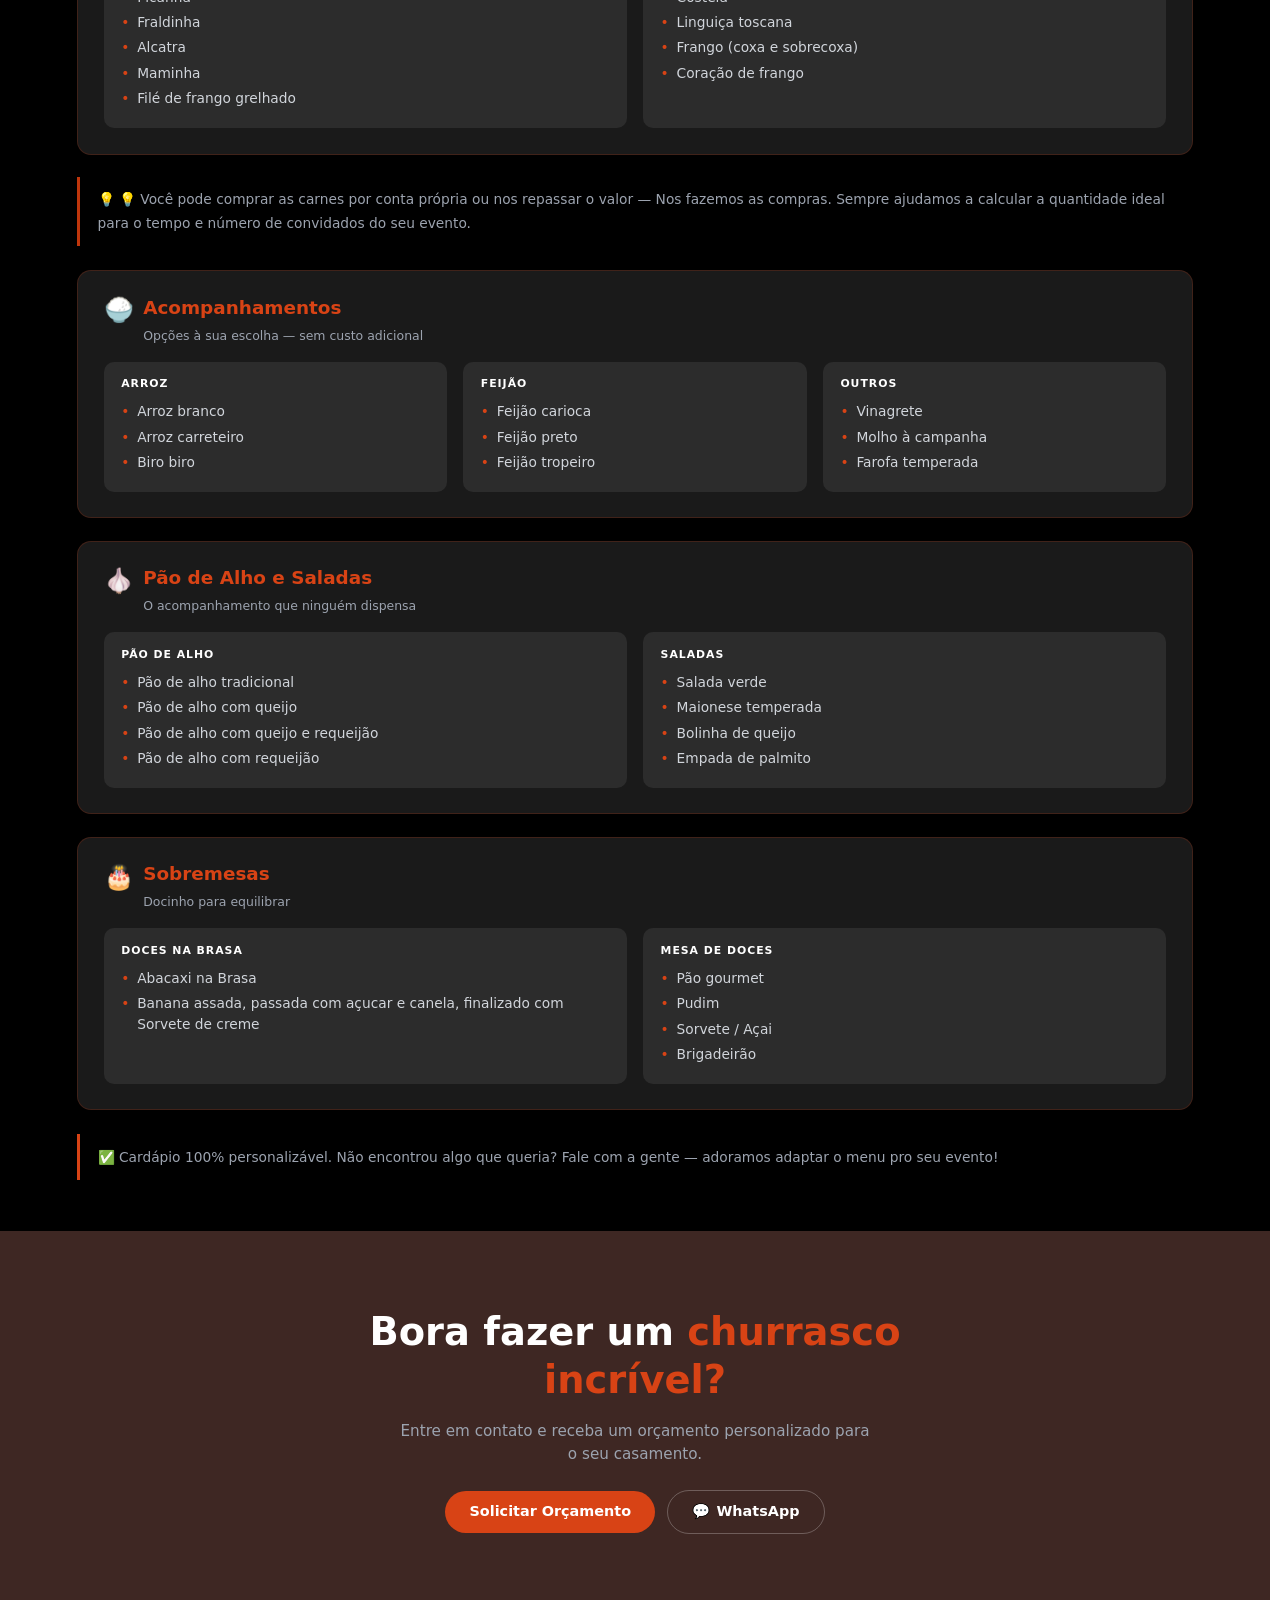
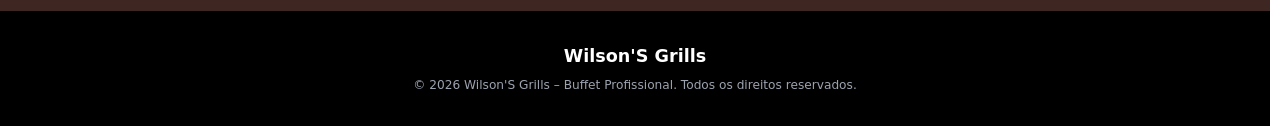
<file: subpages/churrasco.html>
<!doctype html>
<html lang="pt-BR">
  <head>
    <meta charset="UTF-8" />
    <meta name="viewport" content="width=device-width, initial-scale=1.0" />
    <meta
      name="description"
      content="Wilson's Grills – Buffet Churrasco. Carnes nobres grelhadas na brasa para eventos inesquecíveis."
    />
    <link rel="stylesheet" href="../assets/css/bootstrap.min.css">
    <link rel="stylesheet" href="../assets/css/global.css" />
    <link rel="stylesheet" href="../assets/css/subpages.css" />
    <link rel="stylesheet" href="../assets/css/responsivo.css" />
    <title>Buffet Churrasco – Wilson's Grills</title>
    <link
      rel="stylesheet"
      href="https://cdn.jsdelivr.net/npm/bootstrap@5.3.3/dist/css/bootstrap.min.css"
    />
  </head>
  <body>
    <!-- ============================================================
       SKIP LINK — acessibilidade teclado/leitor de tela
  ============================================================ -->
    <a
      href="#conteudo-principal"
      class="visually-hidden-focusable acessible-style sr-only"
    >
      Ir para o conteúdo principal
    </a>

    <!-- ============================================================
       HERO
  ============================================================ -->
    <section class="hero" aria-labelledby="hero-titulo">
      <div class="container">
        <div class="row">
          <div class="col-12 col-lg-8">
            <p
              class="badge-pill mb-3"
              aria-label="Categoria: Para o Dia Mais Especial"
            >
              <span aria-hidden="true">🔥</span>
              Especialidade da Casa
            </p>

            <h1 id="hero-titulo" class="hero__title mb-3">
              Buffet <span class="text-accent">Churrasco</span>
            </h1>

            <p class="hero__description mb-4">
              Imagina o aroma de carnes nobres assando devagar na brasa, o
              chiado gostoso de uma picanha suculenta, a fumaça boa que anuncia
              que o churrasco tá chegando… Isso é o que a gente entrega no seu
              evento. Com mais de 20 anos de brasa e experiência, o Wilson
              Sabino e equipe garantem que cada convidado vai sair satisfeito!
            </p>

            <a href="#cta" class="btn-accent">Solicitar Orçamento</a>
          </div>
        </div>
      </div>
    </section>

    <!-- ============================================================
       BARRA DE FILTROS / CATEGORIAS
  ============================================================ -->
     <nav class="filter-bar" aria-label="Categorias de buffet">
    <div class="container-fluid px-3 px-md-4">
      <ul class="filter-bar__track list-unstyled mb-0 d-flex justify-content-center" role="list">
        <li><a href="churrasco.html" class="filter-bar__item"><span aria-hidden="true">🔥</span> Churrasco</a></li>
        <li><a href="casamentos.html" class="filter-bar__item" aria-current="page"><span aria-hidden="true">💍</span> Casamento</a></li>
        <li><a href="festas.html" class="filter-bar__item"><span aria-hidden="true">🎉</span> Festas</a></li>
        <li><a href="feijoada.html" class="filter-bar__item">Feijoada</a></li>
        <li><a href="festajunina.html" class="filter-bar__item"><span aria-hidden="true">🌽</span> Junina</a></li>
        <li><a href="cafezin.html" class="filter-bar__item"><span aria-hidden="true">☕</span> Café da Manhã</a></li>
        <li><a href="../index.html" class="filter-bar__item filter-bar__item--home"><span aria-hidden="true">🏠</span> Início</a></li>
      </ul>
    </div>
  </nav>

   <!-- ============================================================
     SCROLL DE CATEGORIAS (somente mobile)
============================================================ -->
<nav class="filter-scroll" aria-label="Categorias de buffet (mobile)">
  <button class="filter-scroll__arrow filter-scroll__arrow--prev" type="button" aria-label="Ver anteriores">
    <span aria-hidden="true">‹</span>
  </button>

  <ul class="filter-scroll__track list-unstyled mb-0" role="list">
    <li><a href="churrasco.html" class="filter-scroll__item"><span aria-hidden="true">🔥</span> Churrasco</a></li>
    <li><a href="casamentos.html" class="filter-scroll__item" aria-current="page"><span aria-hidden="true">💍</span> Casamento</a></li>
    <li><a href="festas.html" class="filter-scroll__item"><span aria-hidden="true">🎉</span> Festas</a></li>
    <li><a href="feijoada.html" class="filter-scroll__item">Feijoada</a></li>
    <li><a href="festajunina.html" class="filter-scroll__item"><span aria-hidden="true">🌽</span> Junina</a></li>
    <li><a href="cafezin.html" class="filter-scroll__item"><span aria-hidden="true">☕</span> Café da Manhã</a></li>
    <li><a href="../index.html" class="filter-scroll__item filter-scroll__item--home"><span aria-hidden="true">🏠</span> Início</a></li>
  </ul>

  <button class="filter-scroll__arrow filter-scroll__arrow--next" type="button" aria-label="Ver próximos">
    <span aria-hidden="true">›</span>
  </button>
</nav>
 
    <!-- ============================================================
       GALERIA DE FOTOS
  ============================================================ -->
    <section  aria-labelledby="titulo-galeria" class="py-5 bg-section-dark">
  <div class="container">

    <h2 class="section-title text-center mb-2 text-white">
      Galeria do <span class="text-accent">Buffet Churrasco</span>
    </h2>
    <p class="text-center mb-5 fs-5 text-muted-custom">
      Conheça mais detalhes desse tipo de evento
    </p>

        <ul class="photo-gallery__grid list-unstyled mb-0" role="list">
          <li class="photo-gallery__item">
            <figure class="photo-card">
              <img
                src="../assets\images\subpages-fotos\churrasco1.webp"
                alt="Mesa de buffet elegante decorada para casamento"
                class="photo-card__img"
                loading="lazy"
                decoding="async"
                width="600"
                height="600"
              />
              <div class="photo-card__overlay" aria-hidden="true"></div>
            </figure>
          </li>

          <li class="photo-gallery__item">
            <figure class="photo-card">
              <img
                src="../assets\images\subpages-fotos\churrasco2.webp"
                alt="Pratos sofisticados servidos em evento de casamento"
                class="photo-card__img"
                loading="lazy"
                decoding="async"
                width="600"
                height="600"
              />
              <div class="photo-card__overlay" aria-hidden="true"></div>
            </figure>
          </li>

          <li class="photo-gallery__item">
            <figure class="photo-card">
              <img
                src="../assets\images\subpages-fotos\churrasco3.webp"
                alt="Decoração e gastronomia em cerimônia de casamento"
                class="photo-card__img"
                loading="lazy"
                decoding="async"
                width="600"
                height="600"
              />
              <div class="photo-card__overlay" aria-hidden="true"></div>
            </figure>
          </li>
        </ul>
      </div>
    </section>

    <!-- ============================================================
       CONTEÚDO PRINCIPAL — CARDÁPIO
  ============================================================ -->
    <main id="conteudo-principal">
      <section class="menu-section" aria-labelledby="secao-cardapio">
        <div class="container">
          <h2 id="secao-cardapio" class="visually-hidden">
            O que vem no buffet de Churrasco
          </h2>

          <!-- ── Pratos Principais ── -->
          <article class="menu-card" aria-labelledby="titulo-pratos-principais">
            <header class="menu-card__header">
              <span class="menu-card__icon" aria-hidden="true">🥩</span>
              <div>
                <h3 id="titulo-pratos-principais" class="menu-card__title">
                  As Carnes
                </h3>
                <p class="menu-card__subtitle mb-0">
                  Você escolhe a marca — nós calculamos a quantidade certa pro
                  seu evento
                </p>
              </div>
            </header>

            <div class="row g-3">
              <div class="col-12 col-md-6">
                <div class="sub-card">
                  <p class="sub-card__label" id="label-carnes">Carnes Nobres</p>
                  <ul class="sub-card__list" aria-labelledby="label-carnes">
                    <li>Picanha</li>
                    <li>Fraldinha</li>
                    <li>Alcatra</li>
                    <li>Maminha</li>
                    <li>Filé de frango grelhado</li>
                  </ul>
                </div>
              </div>
              <div class="col-12 col-md-6">
                <div class="sub-card">
                  <p class="sub-card__label" id="label-especiais">
                    Outras Opções
                  </p>
                  <ul class="sub-card__list" aria-labelledby="label-especiais">
                    <li>Costela</li>
                    <li>Linguiça toscana</li>
                    <li>Frango (coxa e sobrecoxa)</li>
                    <li>Coração de frango</li>
                  </ul>
                </div>
              </div>
            </div>
          </article>
          <aside
            class="side-note-middle"
            aria-label="Informação sobre personalização do cardápio"
          >
            <span aria-hidden="true">💡</span>
            💡 Você pode comprar as carnes por conta própria ou nos repassar o
            valor — Nos fazemos as compras. Sempre ajudamos a calcular a
            quantidade ideal para o tempo e número de convidados do seu evento.
          </aside>

          <!-- ── Acompanhamentos ── -->
          <article class="menu-card" aria-labelledby="titulo-acompanhamentos">
            <header class="menu-card__header">
              <span class="menu-card__icon" aria-hidden="true">🍚</span>
              <div>
                <h3 id="titulo-acompanhamentos" class="menu-card__title">
                  Acompanhamentos
                </h3>
                <p class="menu-card__subtitle mb-0">
                  Opções à sua escolha — sem custo adicional
                </p>
              </div>
            </header>

            <div class="row g-3">
              <div class="col-12 col-sm-6 col-md-4">
                <div class="sub-card">
                  <p class="sub-card__label" id="label-arroz">Arroz</p>
                  <ul class="sub-card__list" aria-labelledby="label-arroz">
                    <li>Arroz branco</li>
                    <li>Arroz carreteiro</li>
                    <li>Biro biro</li>
                  </ul>
                </div>
              </div>
              <div class="col-12 col-sm-6 col-md-4">
                <div class="sub-card">
                  <p class="sub-card__label" id="label-legumes">Feijão</p>
                  <ul class="sub-card__list" aria-labelledby="label-feijao">
                    <li>Feijão carioca</li>
                    <li>Feijão preto</li>
                    <li>Feijão tropeiro</li>
                  </ul>
                </div>
              </div>
              <div class="col-12 col-sm-6 col-md-4">
                <div class="sub-card">
                  <p class="sub-card__label" id="label-extras">Outros</p>
                  <ul class="sub-card__list" aria-labelledby="label-outros">
                    <li>Vinagrete</li>
                    <li>Molho à campanha</li>
                    <li>Farofa temperada</li>
                  </ul>
                </div>
              </div>
            </div>
          </article>

          <!-- ── Entradas & Couvert ── -->
          <article class="menu-card" aria-labelledby="titulo-entradas">
            <header class="menu-card__header">
              <span class="menu-card__icon" aria-hidden="true">🧄</span>
              <div>
                <h3 id="titulo-entradas" class="menu-card__title">
                  Pão de Alho e Saladas
                </h3>
                <p class="menu-card__subtitle mb-0">
                  O acompanhamento que ninguém dispensa
                </p>
              </div>
            </header>

            <div class="row g-3">
              <div class="col-12 col-md-6">
                <div class="sub-card">
                  <p class="sub-card__label" id="label-frios">Pão de Alho</p>
                  <ul class="sub-card__list" aria-labelledby="label-frios">
                    <li>Pão de alho tradicional</li>
                    <li>Pão de alho com queijo</li>
                    <li>Pão de alho com queijo e requeijão</li>
                    <li>Pão de alho com requeijão</li>
                  </ul>
                </div>
              </div>
              <div class="col-12 col-md-6">
                <div class="sub-card">
                  <p class="sub-card__label" id="label-quentes">Saladas</p>
                  <ul class="sub-card__list" aria-labelledby="label-Saladas">
                    <li>Salada verde</li>
                    <li>Maionese temperada</li>
                    <li>Bolinha de queijo</li>
                    <li>Empada de palmito</li>
                  </ul>
                </div>
              </div>
            </div>
          </article>

          <!-- ── Sobremesas ── -->
          <article class="menu-card" aria-labelledby="titulo-sobremesas">
            <header class="menu-card__header">
              <span class="menu-card__icon" aria-hidden="true">🎂</span>
              <div>
                <h3 id="titulo-sobremesas" class="menu-card__title">
                  Sobremesas
                </h3>
                <p class="menu-card__subtitle mb-0">Docinho para equilibrar</p>
              </div>
            </header>

            <div class="row g-3">
              <div class="col-12 col-md-6">
                <div class="sub-card">
                  <p class="sub-card__label" id="label-doces">Doces na brasa</p>
                  <ul class="sub-card__list" aria-labelledby="label-doces">
                    <li>Abacaxi na Brasa</li>
                    <li>
                      Banana assada, passada com açucar e canela, finalizado com
                      Sorvete de creme
                    </li>
                  </ul>
                </div>
              </div>
              <div class="col-12 col-md-6">
                <div class="sub-card">
                  <p class="sub-card__label" id="label-mesa-doces">
                    Mesa de Doces
                  </p>
                  <ul class="sub-card__list" aria-labelledby="label-mesa-doces">
                    <li>Pão gourmet</li>
                    <li>Pudim</li>
                    <li>Sorvete / Açai</li>
                    <li>Brigadeirão</li>
                  </ul>
                </div>
              </div>
            </div>
          </article>

          <!-- ── Nota de planejamento ── -->
          <aside
            class="side-note"
            aria-label="Informação sobre personalização do cardápio"
          >
            <span aria-hidden="true">✅</span>
            Cardápio 100% personalizável. Não encontrou algo que queria? Fale
            com a gente — adoramos adaptar o menu pro seu evento!
          </aside>
        </div>
      </section>
    </main>

    <!-- ============================================================
       CTA FINAL
  ============================================================ -->
    <section id="cta" class="cta-section" aria-labelledby="cta-titulo">
      <div class="container">
        <h2 id="cta-titulo" class="cta-section__title mb-3">
          Bora fazer um
          <span class="text-accent"
            >churrasco<br aria-hidden="true" />incrível?</span
          >
        </h2>

        <p class="cta-section__description">
          Entre em contato e receba um orçamento personalizado para o seu
          casamento.
        </p>

        <div class="cta-section__actions">
          <a href="#" class="btn-accent">Solicitar Orçamento</a>
          <a
            href="https://wa.me/5500000000000"
            class="btn-outline"
            target="_blank"
            rel="noopener noreferrer"
            aria-label="Falar pelo WhatsApp (abre em nova aba)"
          >
            <span aria-hidden="true">💬</span> WhatsApp
          </a>
        </div>
      </div>
    </section>

    <!-- ============================================================
       FOOTER
  ============================================================ -->
    <footer class="site-footer">
    <div class="container">
      <p class="site-footer__brand">
        Wilson'S Grills
      </p>
      <small class="site-footer__copy">
        © 2026 Wilson'S Grills – Buffet Profissional. Todos os direitos reservados.
      </small>
    </div>
  </footer>
  <script src="../assets/js/script.js"></script>
</body>
</html>
</file>
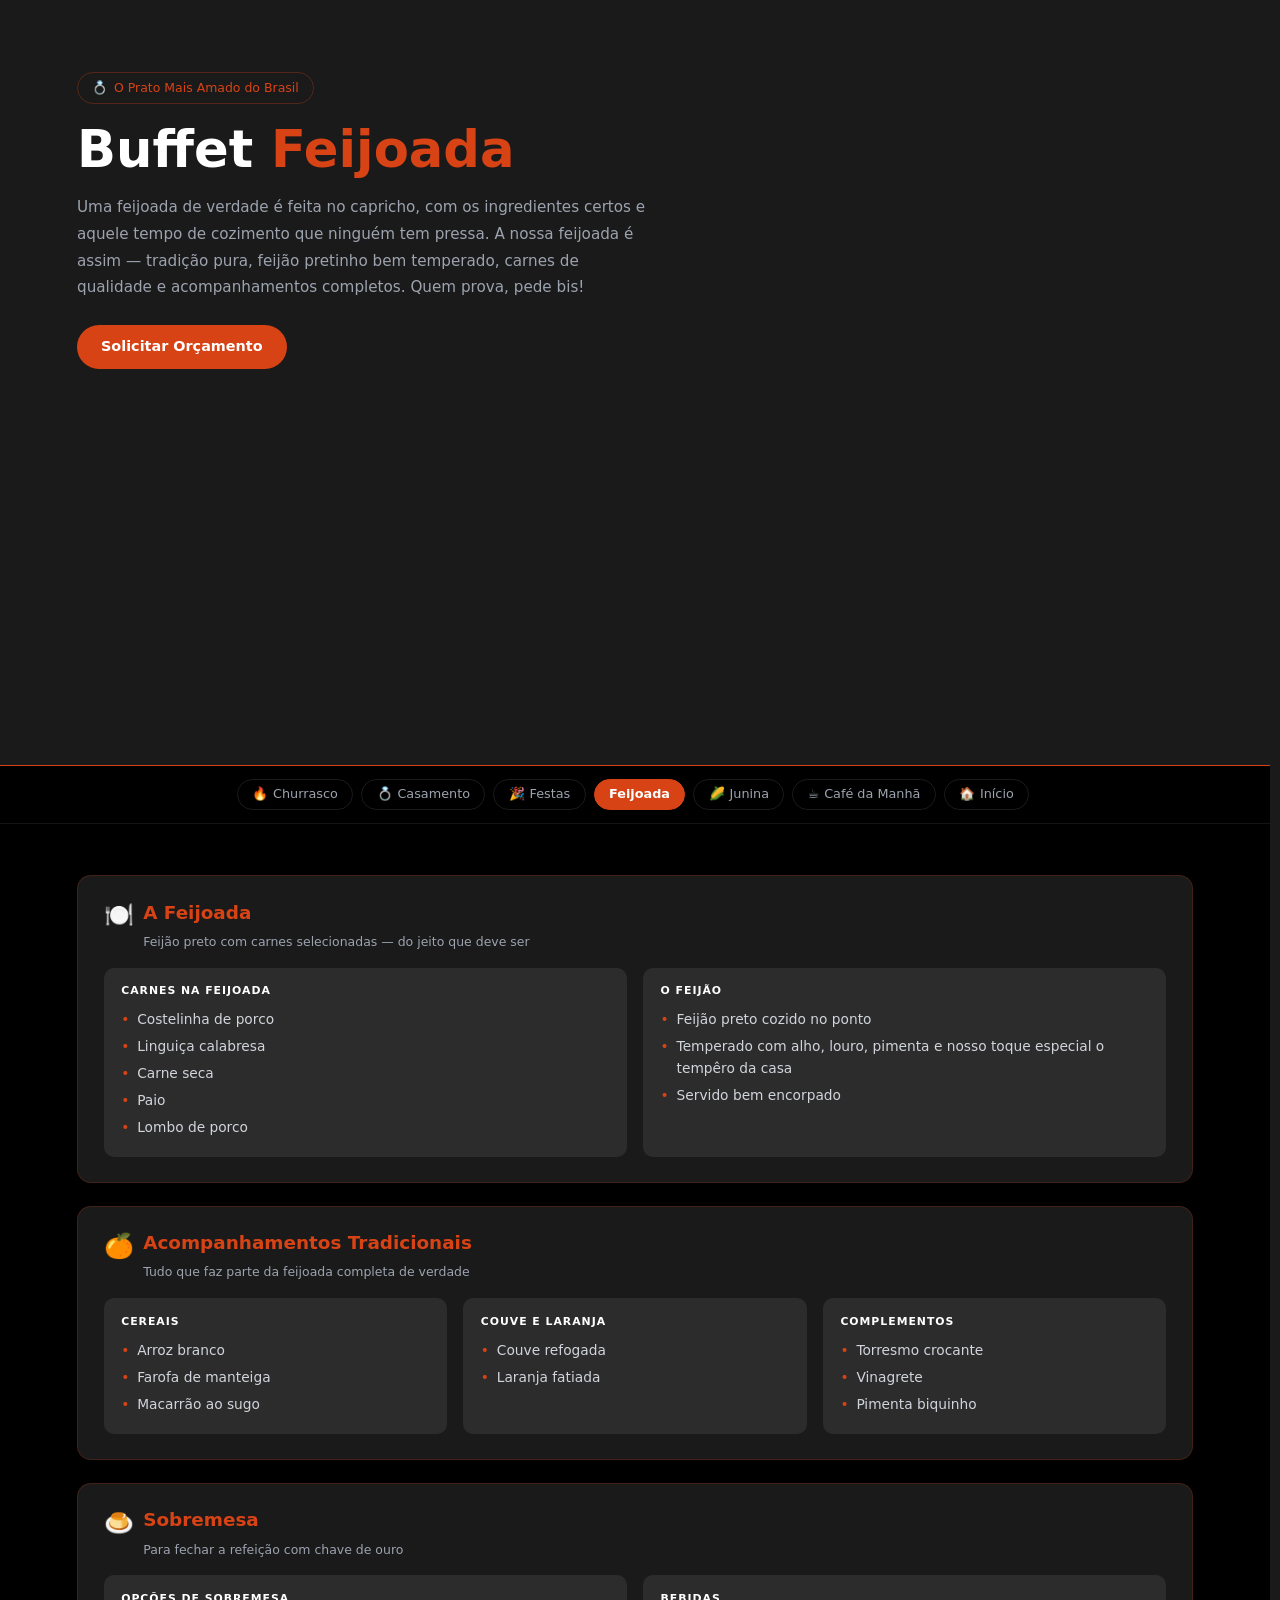
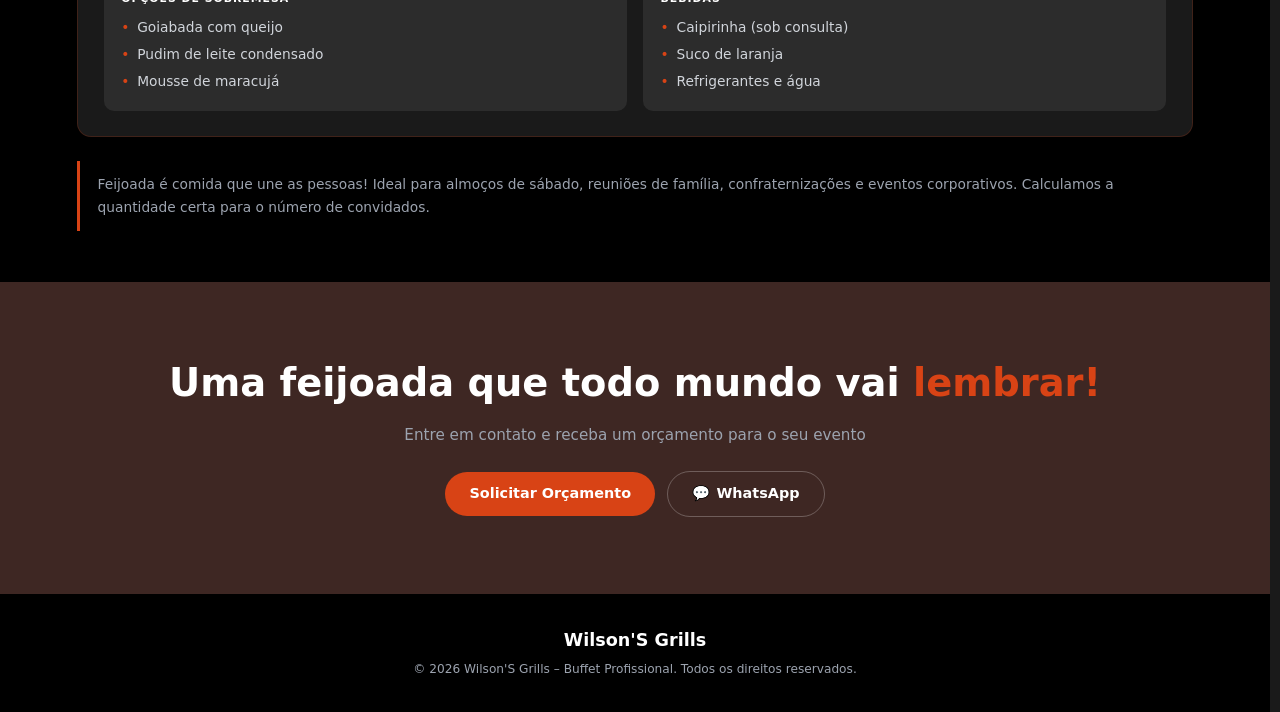
<file: subpages/feijoada.html>
<!DOCTYPE html>
<html lang="pt-BR">
<head>
   <meta charset="UTF-8">
    <meta name="viewport" content="width=device-width, initial-scale=1.0">
    <meta name="description" content="Wilson's Grills – Buffet Feijoada.">
    <link rel="stylesheet" href="../assets/css/bootstrap.min.css">
    <link rel="stylesheet" href="../assets/css/global.css">
    <link rel="stylesheet" href="../assets/css/subpages.css">
    <link rel="stylesheet" href="../assets/css/responsivo.css">
    <title>Buffet Feijoada – Wilson's Grills</title>
</head>
<body>
   <!-- ============================================================
       SKIP LINK — acessibilidade teclado/leitor de tela
  ============================================================ -->
  <a
    href="#conteudo-principal"
    class="visually-hidden-focusable acessible-style sr-only"
  >
    Ir para o conteúdo principal
  </a>
 
  <!-- ============================================================
       HERO
  ============================================================ -->
  <section class="hero" aria-labelledby="hero-titulo">
    <div class="container">
      <div class="row">
        <div class="col-12 col-lg-8">
 
          <p class="badge-pill mb-3" aria-label="Categoria: Para o Dia Mais Especial">
            <span aria-hidden="true">💍</span>
            O Prato Mais Amado do Brasil
          </p>
 
          <h1 id="hero-titulo" class="hero__title mb-3">
            Buffet <span class="text-accent">Feijoada</span>
          </h1>
 
          <p class="hero__description mb-4">
            Uma feijoada de verdade é feita no capricho, com os ingredientes certos e aquele tempo de cozimento que ninguém tem pressa. A nossa feijoada é assim — tradição pura, feijão pretinho bem temperado, carnes de qualidade e acompanhamentos completos. Quem prova, pede bis!
          </p>
 
          <a href="#cta" class="btn-accent">Solicitar Orçamento</a>
 
        </div>
      </div>
    </div>
  </section>
 
  <!-- ============================================================
       BARRA DE FILTROS / CATEGORIAS
  ============================================================ -->
  <nav class="filter-bar" aria-label="Categorias de buffet">
    <div class="container-fluid px-3 px-md-4">
      <ul class="filter-bar__track list-unstyled mb-0 d-flex justify-content-center" role="list">
        <li><a href="churrasco.html" class="filter-bar__item"><span aria-hidden="true">🔥</span> Churrasco</a></li>
        <li><a href="casamentos.html" class="filter-bar__item" aria-current="page"><span aria-hidden="true">💍</span> Casamento</a></li>
        <li><a href="festas.html" class="filter-bar__item"><span aria-hidden="true">🎉</span> Festas</a></li>
        <li><a href="feijoada.html" class="filter-bar__item">Feijoada</a></li>
        <li><a href="festajunina.html" class="filter-bar__item"><span aria-hidden="true">🌽</span> Junina</a></li>
        <li><a href="cafezin.html" class="filter-bar__item"><span aria-hidden="true">☕</span> Café da Manhã</a></li>
        <li><a href="../index.html" class="filter-bar__item filter-bar__item--home"><span aria-hidden="true">🏠</span> Início</a></li>
      </ul>
    </div>
  </nav>

   <!-- ============================================================
     SCROLL DE CATEGORIAS (somente mobile)
============================================================ -->
<nav class="filter-scroll" aria-label="Categorias de buffet (mobile)">
  <button class="filter-scroll__arrow filter-scroll__arrow--prev" type="button" aria-label="Ver anteriores">
    <span aria-hidden="true">‹</span>
  </button>

  <ul class="filter-scroll__track list-unstyled mb-0" role="list">
    <li><a href="churrasco.html" class="filter-scroll__item"><span aria-hidden="true">🔥</span> Churrasco</a></li>
    <li><a href="casamentos.html" class="filter-scroll__item" aria-current="page"><span aria-hidden="true">💍</span> Casamento</a></li>
    <li><a href="festas.html" class="filter-scroll__item"><span aria-hidden="true">🎉</span> Festas</a></li>
    <li><a href="feijoada.html" class="filter-scroll__item">Feijoada</a></li>
    <li><a href="festajunina.html" class="filter-scroll__item"><span aria-hidden="true">🌽</span> Junina</a></li>
    <li><a href="cafezin.html" class="filter-scroll__item"><span aria-hidden="true">☕</span> Café da Manhã</a></li>
    <li><a href="../index.html" class="filter-scroll__item filter-scroll__item--home"><span aria-hidden="true">🏠</span> Início</a></li>
  </ul>

  <button class="filter-scroll__arrow filter-scroll__arrow--next" type="button" aria-label="Ver próximos">
    <span aria-hidden="true">›</span>
  </button>
</nav>
 
  
  <!-- ============================================================
       CONTEÚDO PRINCIPAL — CARDÁPIO
  ============================================================ -->
  <main id="conteudo-principal">
    <section class="menu-section" aria-labelledby="secao-cardapio">
      <div class="container">
 
        <h2 id="secao-cardapio" class="visually-hidden">O Que tem na Nossa Feijoada</h2>
 
        <!-- ── Pratos Principais ── -->
        <article class="menu-card" aria-labelledby="titulo-pratos-principais">
          <header class="menu-card__header">
            <span class="menu-card__icon" aria-hidden="true">🍽️</span>
            <div>
              <h3 id="titulo-pratos-principais" class="menu-card__title">
               A Feijoada
              </h3>
              <p class="menu-card__subtitle mb-0">
                Feijão preto com carnes selecionadas — do jeito que deve ser
              </p>
            </div>
          </header>
 
          <div class="row g-3">
            <div class="col-12 col-md-6">
              <div class="sub-card">
                <p class="sub-card__label" id="label-carnes">Carnes na Feijoada</p>
                <ul class="sub-card__list" aria-labelledby="label-carnes-na-feijoada">
                  <li>Costelinha de porco</li>
                  <li>Linguiça calabresa</li>
                  <li>Carne seca</li>
                  <li>Paio</li>
                  <li>Lombo de porco</li>
                </ul>
              </div>
            </div>
            <div class="col-12 col-md-6">
              <div class="sub-card">
                <p class="sub-card__label" id="label-especiais">O Feijão</p>
                <ul class="sub-card__list" aria-labelledby="label-o-feijao">
                  <li>Feijão preto cozido no ponto</li>
                  <li>Temperado com alho, louro, pimenta e nosso toque especial o tempêro da casa</li>
                  <li>Servido bem encorpado</li>
                </ul>
              </div>
            </div>
          </div>
        </article>
 
        <!-- ── Acompanhamentos ── -->
        <article class="menu-card" aria-labelledby="titulo-acompanhamentos-tradicionais">
          <header class="menu-card__header">
            <span class="menu-card__icon" aria-hidden="true">🍊</span>
            <div>
              <h3 id="titulo-acompanhamentos" class="menu-card__title">
                Acompanhamentos Tradicionais
              </h3>
              <p class="menu-card__subtitle mb-0">
                Tudo que faz parte da feijoada completa de verdade
              </p>
            </div>
          </header>
 
          <div class="row g-3">
            <div class="col-12 col-sm-6 col-md-4">
              <div class="sub-card">
                <p class="sub-card__label" id="label-arroz">Cereais</p>
                <ul class="sub-card__list" aria-labelledby="label-arroz">
                  <li>Arroz branco</li>
                  <li>Farofa de manteiga</li>
                  <li>Macarrão ao sugo</li>
                </ul>
              </div>
            </div>
            <div class="col-12 col-sm-6 col-md-4">
              <div class="sub-card">
                <p class="sub-card__label" id="label-legumes">Couve e Laranja</p>
                <ul class="sub-card__list" aria-labelledby="label-Couve-e-Laranja">
                  <li>Couve refogada</li>
                  <li>Laranja fatiada</li>
                </ul>
              </div>
            </div>
            <div class="col-12 col-sm-6 col-md-4">
              <div class="sub-card">
                <p class="sub-card__label" id="label-extras">Complementos</p>
                <ul class="sub-card__list" aria-labelledby="label-complementos">
                  <li>Torresmo crocante</li>
                  <li>Vinagrete</li>
                  <li>Pimenta biquinho</li>
                </ul>
              </div>
            </div>
          </div>
        </article>
 
        <!-- ── Sobremesas ── -->
        <article class="menu-card" aria-labelledby="titulo-entradas">
          <header class="menu-card__header">
            <span class="menu-card__icon" aria-hidden="true">🍮</span>
            <div>
              <h3 id="titulo-entradas" class="menu-card__title">
                Sobremesa

              </h3>
              <p class="menu-card__subtitle mb-0">
               Para fechar a refeição com chave de ouro
              </p>
            </div>
          </header>
 
          <div class="row g-3">
            <div class="col-12 col-md-6">
              <div class="sub-card">
                <p class="sub-card__label" id="label-frios">Opções de Sobremesa</p>
                <ul class="sub-card__list" aria-labelledby="label-Opções-de-Sobremesa">
                  <li>Goiabada com queijo</li>
                  <li>Pudim de leite condensado</li>
                  <li>Mousse de maracujá</li>
                </ul>
              </div>
            </div>
            <div class="col-12 col-md-6">
              <div class="sub-card">
                <p class="sub-card__label" id="label-quentes">Bebidas</p>
                <ul class="sub-card__list" aria-labelledby="label-bebidas">
                  <li>Caipirinha (sob consulta)</li>
                  <li>Suco de laranja</li>
                  <li>Refrigerantes e água</li>
                </ul>
              </div>
            </div>
          </div>
        </article>
 
        <!-- ── Nota de planejamento ── -->
        <aside class="side-note" aria-label="Informação sobre personalização do cardápio">
          Feijoada é comida que une as pessoas! Ideal para almoços de sábado, reuniões de família, confraternizações e eventos corporativos. Calculamos a quantidade certa para o número de convidados.
        </aside>
 
      </div>
    </section>
  </main>
 
  <!-- ============================================================
       CTA FINAL
  ============================================================ -->
  <section id="cta" class="cta-section" aria-labelledby="cta-titulo">
    <div class="container">
 
      <h2 id="cta-titulo" class="cta-section__title mb-3">
       Uma feijoada que todo mundo vai
        <span class="text-accent" aria-hidden="true">lembrar!</span>
      </h2>
 
      <p class="cta-section__description">
       Entre em contato e receba um orçamento para o seu evento
      </p>
 
      <div class="cta-section__actions">
        <a href="#" class="btn-accent">Solicitar Orçamento</a>
        <a
          href="https://wa.me/5500000000000"
          class="btn-outline"
          target="_blank"
          rel="noopener noreferrer"
          aria-label="Falar pelo WhatsApp (abre em nova aba)"
        >
          <span aria-hidden="true">💬</span> WhatsApp
        </a>
      </div>
 
    </div>
  </section>
 
  <!-- ============================================================
       FOOTER
  ============================================================ -->
   <footer class="site-footer">
    <div class="container">
      <p class="site-footer__brand">
        Wilson'S Grills
      </p>
      <small class="site-footer__copy">
        © 2026 Wilson'S Grills – Buffet Profissional. Todos os direitos reservados.
      </small>
    </div>
  </footer>
  <script src="../assets/js/script.js"></script>
</body>
</html>
</file>
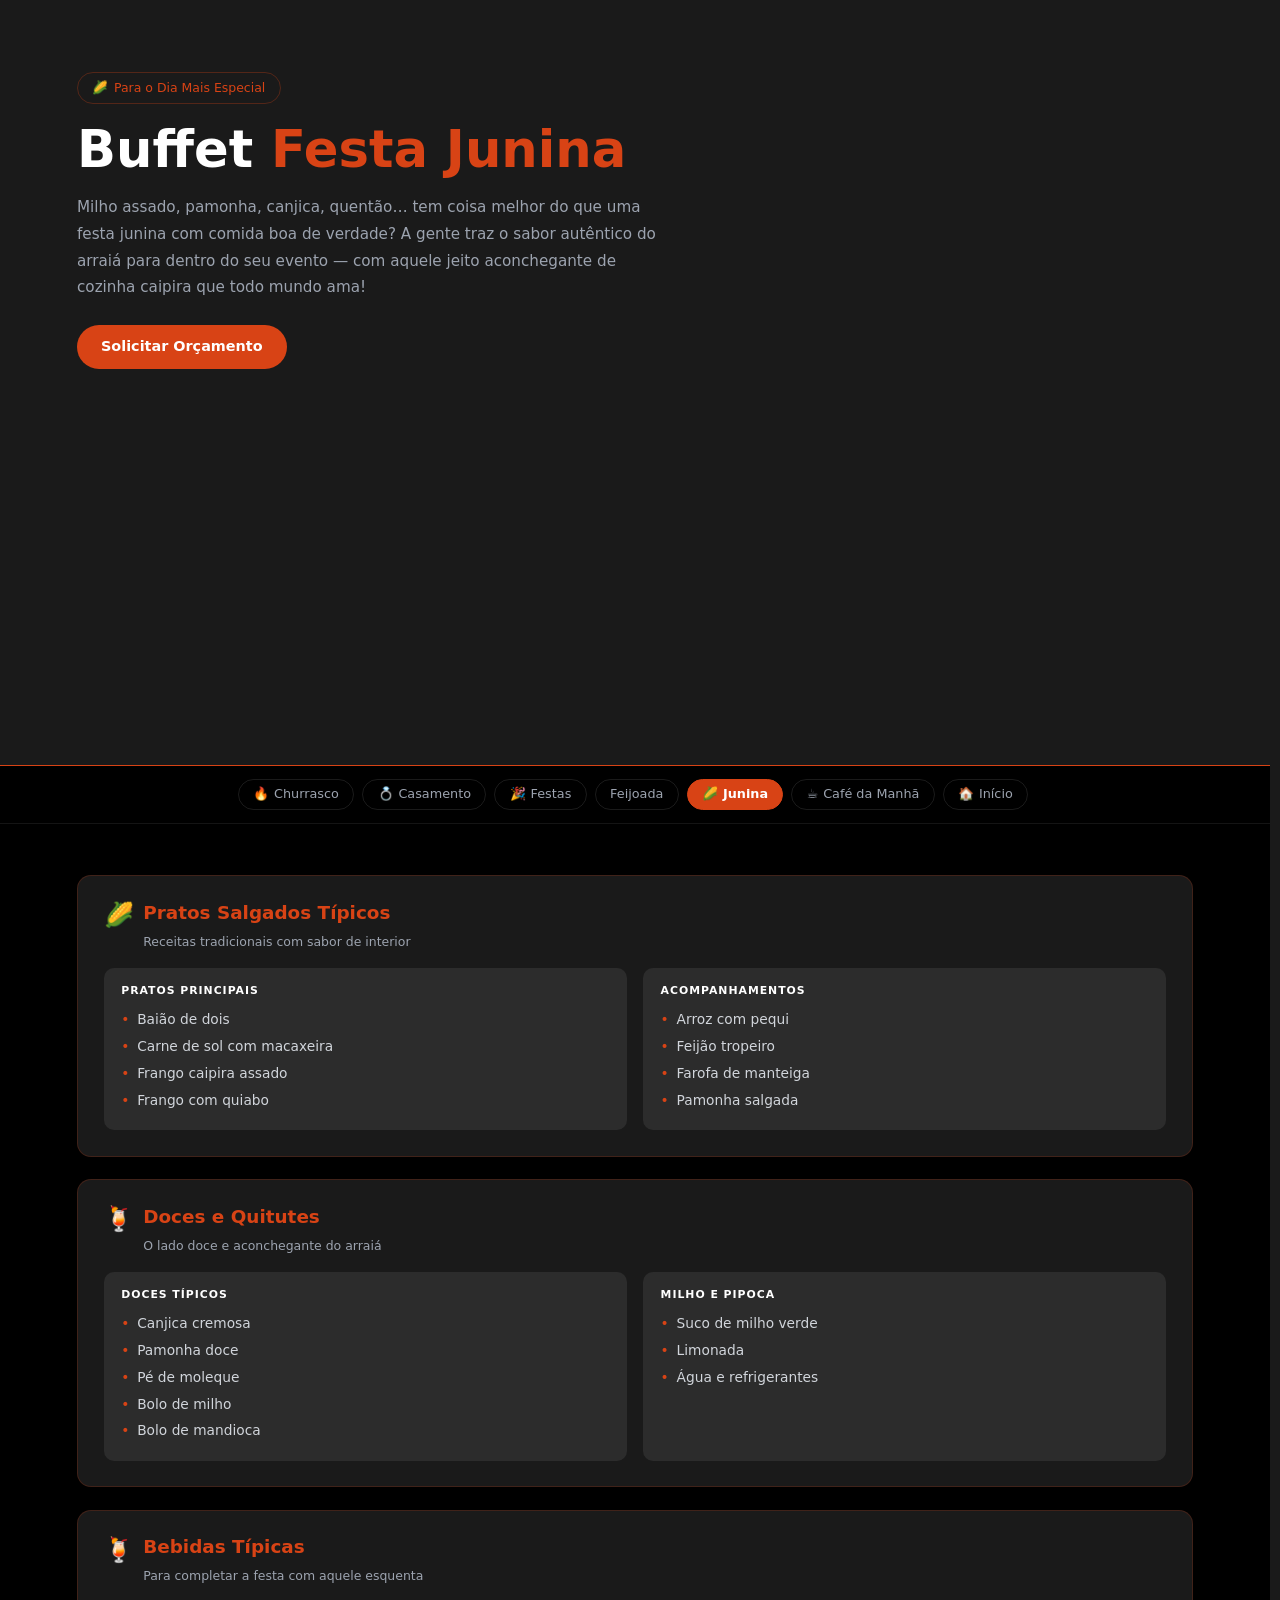
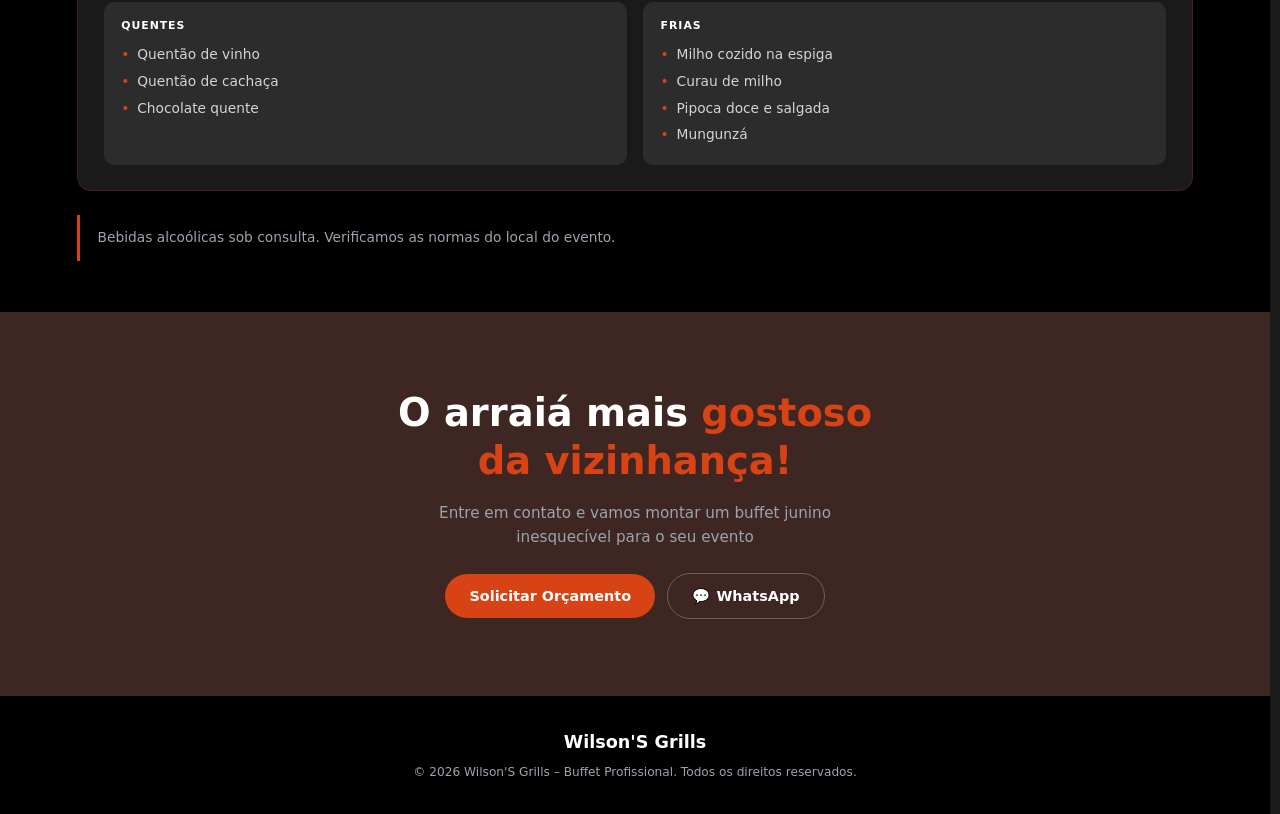
<file: subpages/festajunina.html>
<!DOCTYPE html>
<html lang="pt-BR">
<head>
   <meta charset="UTF-8">
    <meta name="viewport" content="width=device-width, initial-scale=1.0">
    <meta name="description" content="Wilson's Grills – Buffet Festa Junina.">
    <link rel="stylesheet" href="../assets/css/bootstrap.min.css">
    <link rel="stylesheet" href="../assets/css/global.css">
    <link rel="stylesheet" href="../assets/css/subpages.css">
    <link rel="stylesheet" href="../assets/css/responsivo.css">
    <title>Buffet Festa Junina – Wilson's Grills</title>
</head>
<body>
    <!-- ============================================================
       SKIP LINK — acessibilidade teclado/leitor de tela
  ============================================================ -->
  <a
    href="#conteudo-principal"
    class="visually-hidden-focusable acessible-style sr-only"
   
  >
    Ir para o conteúdo principal
  </a>
 
  <!-- ============================================================
       HERO
  ============================================================ -->
  <section class="hero" aria-labelledby="hero-titulo">
    <div class="container">
      <div class="row">
        <div class="col-12 col-lg-8">
 
          <p class="badge-pill mb-3" aria-label="Categoria:  Tradição Caipira de Verdade">
            <span aria-hidden="true">🌽</span>
            Para o Dia Mais Especial
          </p>
 
          <h1 id="hero-titulo" class="hero__title mb-3">
            Buffet <span class="text-accent">Festa Junina</span>
          </h1>
 
          <p class="hero__description mb-4">
           Milho assado, pamonha, canjica, quentão… tem coisa melhor do que uma festa junina com comida boa de verdade? A gente traz o sabor autêntico do arraiá para dentro do seu evento — com aquele jeito aconchegante de cozinha caipira que todo mundo ama!
          </p>
 
          <a href="#cta" class="btn-accent">Solicitar Orçamento</a>
 
        </div>
      </div>
    </div>
  </section>
 
  <!-- ============================================================
       BARRA DE FILTROS / CATEGORIAS
  ============================================================ -->
    <nav class="filter-bar" aria-label="Categorias de buffet">
    <div class="container-fluid px-3 px-md-4">
      <ul class="filter-bar__track list-unstyled mb-0 d-flex justify-content-center" role="list">
        <li><a href="churrasco.html" class="filter-bar__item"><span aria-hidden="true">🔥</span> Churrasco</a></li>
        <li><a href="casamentos.html" class="filter-bar__item" aria-current="page"><span aria-hidden="true">💍</span> Casamento</a></li>
        <li><a href="festas.html" class="filter-bar__item"><span aria-hidden="true">🎉</span> Festas</a></li>
        <li><a href="feijoada.html" class="filter-bar__item">Feijoada</a></li>
        <li><a href="festajunina.html" class="filter-bar__item"><span aria-hidden="true">🌽</span> Junina</a></li>
        <li><a href="cafezin.html" class="filter-bar__item"><span aria-hidden="true">☕</span> Café da Manhã</a></li>
        <li><a href="../index.html" class="filter-bar__item filter-bar__item--home"><span aria-hidden="true">🏠</span> Início</a></li>
      </ul>
    </div>
  </nav>

   <!-- ============================================================
     SCROLL DE CATEGORIAS (somente mobile)
============================================================ -->
<nav class="filter-scroll" aria-label="Categorias de buffet (mobile)">
  <button class="filter-scroll__arrow filter-scroll__arrow--prev" type="button" aria-label="Ver anteriores">
    <span aria-hidden="true">‹</span>
  </button>

  <ul class="filter-scroll__track list-unstyled mb-0" role="list">
    <li><a href="churrasco.html" class="filter-scroll__item"><span aria-hidden="true">🔥</span> Churrasco</a></li>
    <li><a href="casamentos.html" class="filter-scroll__item" aria-current="page"><span aria-hidden="true">💍</span> Casamento</a></li>
    <li><a href="festas.html" class="filter-scroll__item"><span aria-hidden="true">🎉</span> Festas</a></li>
    <li><a href="feijoada.html" class="filter-scroll__item">Feijoada</a></li>
    <li><a href="festajunina.html" class="filter-scroll__item"><span aria-hidden="true">🌽</span> Junina</a></li>
    <li><a href="cafezin.html" class="filter-scroll__item"><span aria-hidden="true">☕</span> Café da Manhã</a></li>
    <li><a href="../index.html" class="filter-scroll__item filter-scroll__item--home"><span aria-hidden="true">🏠</span> Início</a></li>
  </ul>

  <button class="filter-scroll__arrow filter-scroll__arrow--next" type="button" aria-label="Ver próximos">
    <span aria-hidden="true">›</span>
  </button>
</nav>
 
  
  <!-- ============================================================
       CONTEÚDO PRINCIPAL — CARDÁPIO
  ============================================================ -->
  <main id="conteudo-principal">
    <section class="menu-section" aria-labelledby="secao-cardapio">
      <div class="container">
 
        <h2 id="secao-cardapio" class="visually-hidden">Opções de Cardápio Para Festa Junina / Julina</h2>
 
        <!-- ── Pratos Principais ── -->
        <article class="menu-card" aria-labelledby="titulo-pratos-salgados-típicos">
          <header class="menu-card__header">
            <span class="menu-card__icon" aria-hidden="true">🌽</span>
            <div>
              <h3 id="titulo-pratos-principais" class="menu-card__title">
                Pratos Salgados Típicos
              </h3>
              <p class="menu-card__subtitle mb-0">
                Receitas tradicionais com sabor de interior
              </p>
            </div>
          </header>
 
          <div class="row g-3">
            <div class="col-12 col-md-6">
              <div class="sub-card">
                <p class="sub-card__label" id="label-carnes">Pratos Principais</p>
                <ul class="sub-card__list" aria-labelledby="label-Pratos-Principais">
                  <li>Baião de dois</li>
                  <li>Carne de sol com macaxeira</li>
                  <li>Frango caipira assado</li>
                  <li>Frango com quiabo</li>
                </ul>
              </div>
            </div>
            <div class="col-12 col-md-6">
              <div class="sub-card">
                <p class="sub-card__label" id="label-especiais">Acompanhamentos</p>
                <ul class="sub-card__list" aria-labelledby="label-acompanhamentos">
                  <li>Arroz com pequi</li>
                  <li>Feijão tropeiro</li>
                  <li>Farofa de manteiga</li>
                  <li>Pamonha salgada</li>
                </ul>
              </div>
            </div>
          </div>
        </article>
 
        <!-- ── Acompanhamentos ── -->
      
        <article class="menu-card" aria-labelledby="titulo-Doces-e-Quitutes">
          <header class="menu-card__header ">
            <span class="menu-card__icon" aria-hidden="true">🍹</span>
            <div>
              <h3 id="titulo-acompanhamentos" class="menu-card__title">
               Doces e Quitutes
              </h3>
              <p class="menu-card__subtitle mb-0">
                O lado doce e aconchegante do arraiá
              </p>
            </div>
          </header>
 
          <div class="row g-3">
            <div class="col-12 col-md-6">
              <div class="sub-card">
                <p class="sub-card__label" id="label-tipicos">Doces Típicos</p>
                <ul class="sub-card__list" aria-labelledby="label-doces-Típicos">
                  <li>Canjica cremosa</li>
                  <li>Pamonha doce</li>
                  <li>Pé de moleque</li>
                  <li>Bolo de milho</li>
                  <li>Bolo de mandioca</li>
                </ul>
              </div>
            </div>
            <div class="col-12 col-md-6">
              <div class="sub-card">
                <p class="sub-card__label" id="label-milho">Milho e Pipoca</p>
                <ul class="sub-card__list" aria-labelledby="label-Milho-e-Pipoca">
                  <li>Suco de milho verde</li>
                  <li>Limonada</li>
                  <li>Água e refrigerantes</li>
                </ul>
              </div>
            </div>
          </div>
        </article>
 
        <!-- ── Entradas & Couvert ── -->
        <article class="menu-card" aria-labelledby="titulo-Bebidas-Típicas">
          <header class="menu-card__header">
            <span class="menu-card__icon" aria-hidden="true">🍹</span>
            <div>
              <h3 id="titulo-entradas" class="menu-card__title">
                Bebidas Típicas
              </h3>
              <p class="menu-card__subtitle mb-0">
                Para completar a festa com aquele esquenta
              </p>
            </div>
          </header>
 
          <div class="row g-3">
            <div class="col-12 col-md-6">
              <div class="sub-card">
                <p class="sub-card__label" id="label-frios">Quentes</p>
                <ul class="sub-card__list" aria-labelledby="label-Quente">
                  <li>Quentão de vinho</li>
                  <li>Quentão de cachaça</li>
                  <li>Chocolate quente</li>
                </ul>
              </div>
            </div>
            <div class="col-12 col-md-6">
              <div class="sub-card">
                <p class="sub-card__label" id="label-quentes">Frias</p>
                <ul class="sub-card__list" aria-labelledby="label-Frias">
                   <li>Milho cozido na espiga</li>
                  <li>Curau de milho</li>
                  <li>Pipoca doce e salgada</li>
                  <li>Mungunzá</li>
                </ul>
              </div>
            </div>
          </div>
        </article>
 
        <!-- ── Nota de planejamento ── -->
        <aside class="side-note" aria-label="Informação sobre personalização do cardápio">
          Bebidas alcoólicas sob consulta. Verificamos as normas do local do evento.
        </aside>
 
      </div>
    </section>
  </main>
 
  <!-- ============================================================
       CTA FINAL
  ============================================================ -->
  <section id="cta" class="cta-section" aria-labelledby="cta-titulo">
    <div class="container">
 
      <h2 id="cta-titulo" class="cta-section__title mb-3">
        O arraiá mais
        <span class="text-accent">gostoso<br aria-hidden="true" />da vizinhança!</span>
      </h2>
 
      <p class="cta-section__description">
        Entre em contato e vamos montar um buffet junino inesquecível para o seu evento
      </p>
 
      <div class="cta-section__actions">
        <a href="#" class="btn-accent">Solicitar Orçamento</a>
        <a
          href="https://wa.me/5500000000000"
          class="btn-outline"
          target="_blank"
          rel="noopener noreferrer"
          aria-label="Falar pelo WhatsApp (abre em nova aba)"
        >
          <span aria-hidden="true">💬</span> WhatsApp
        </a>
      </div>
 
    </div>
  </section>
 
  <!-- ============================================================
       FOOTER
  ============================================================ -->
  <footer class="site-footer">
    <div class="container">
      <p class="site-footer__brand">
        Wilson'S Grills
      </p>
      <small class="site-footer__copy">
        © 2026 Wilson'S Grills – Buffet Profissional. Todos os direitos reservados.
      </small>
    </div>
  </footer>
  <script src="../assets/js/script.js"></script>
</body>
</html>
</file>
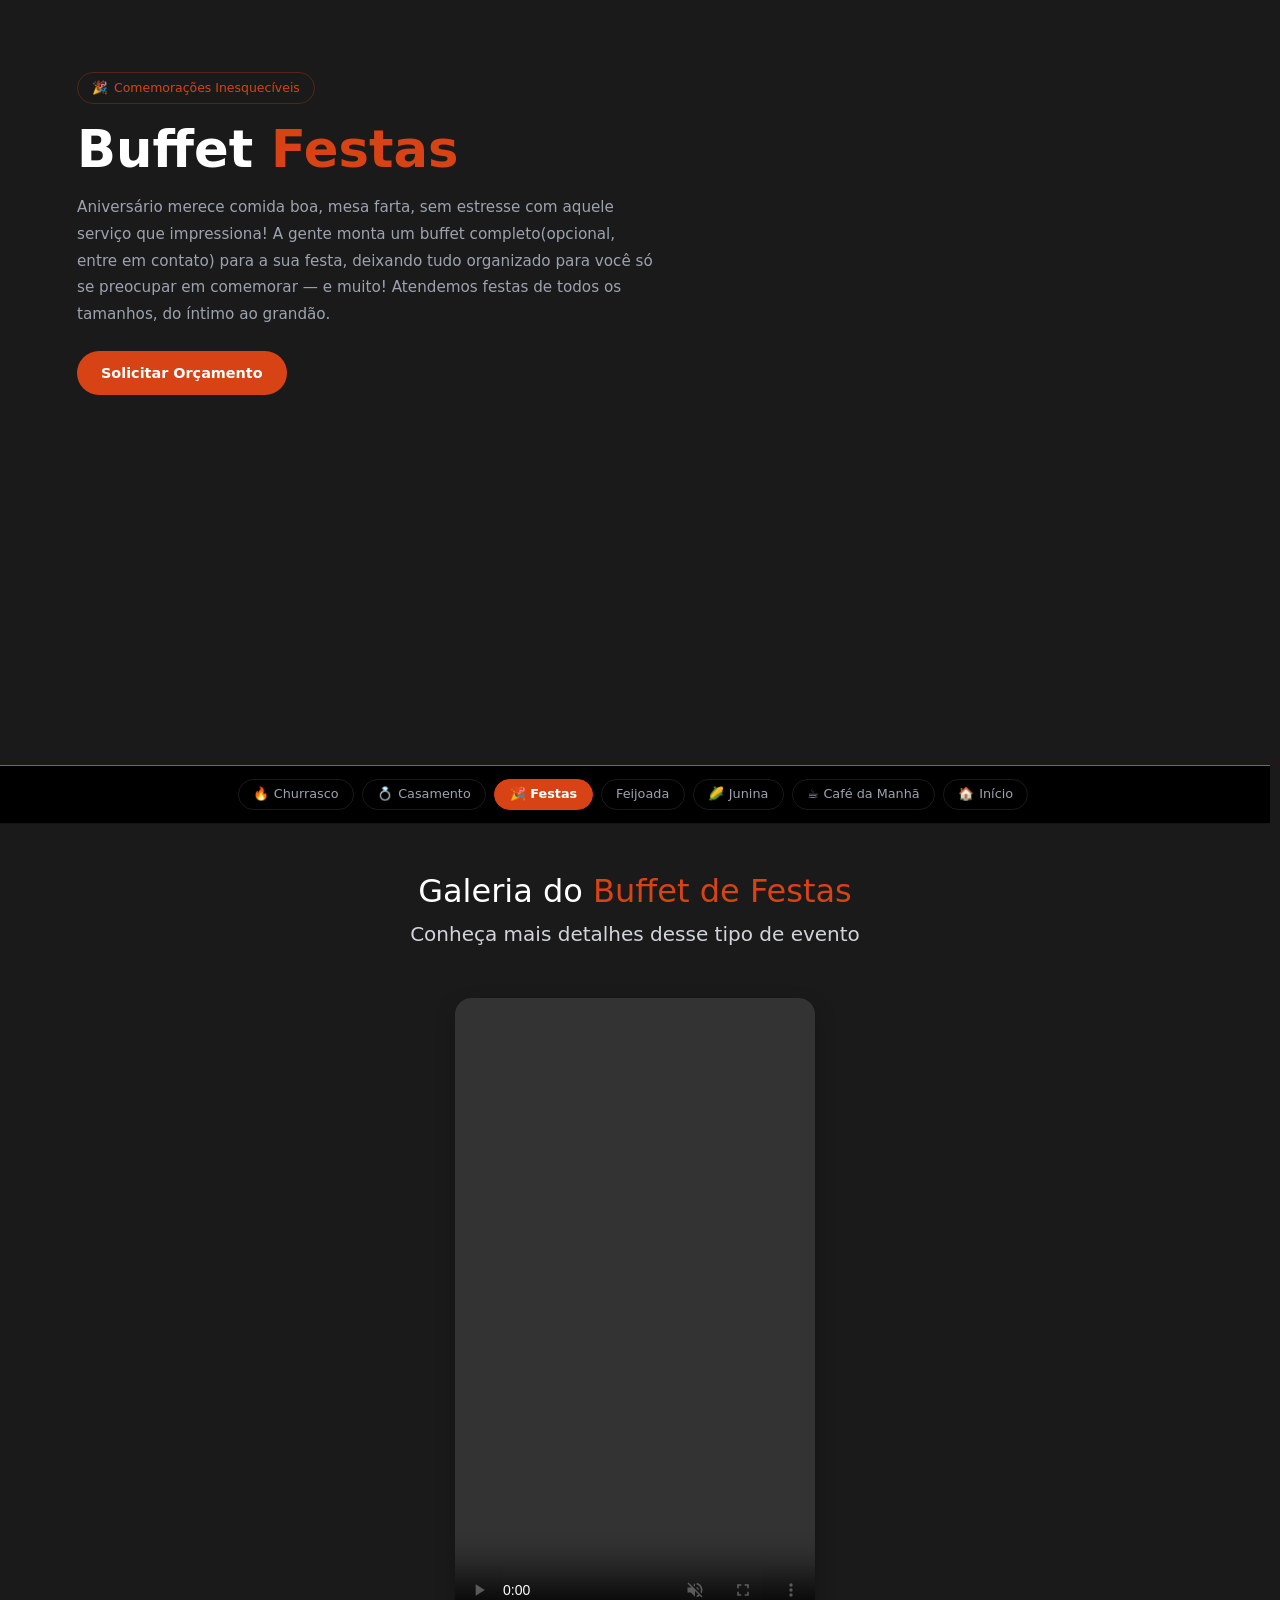
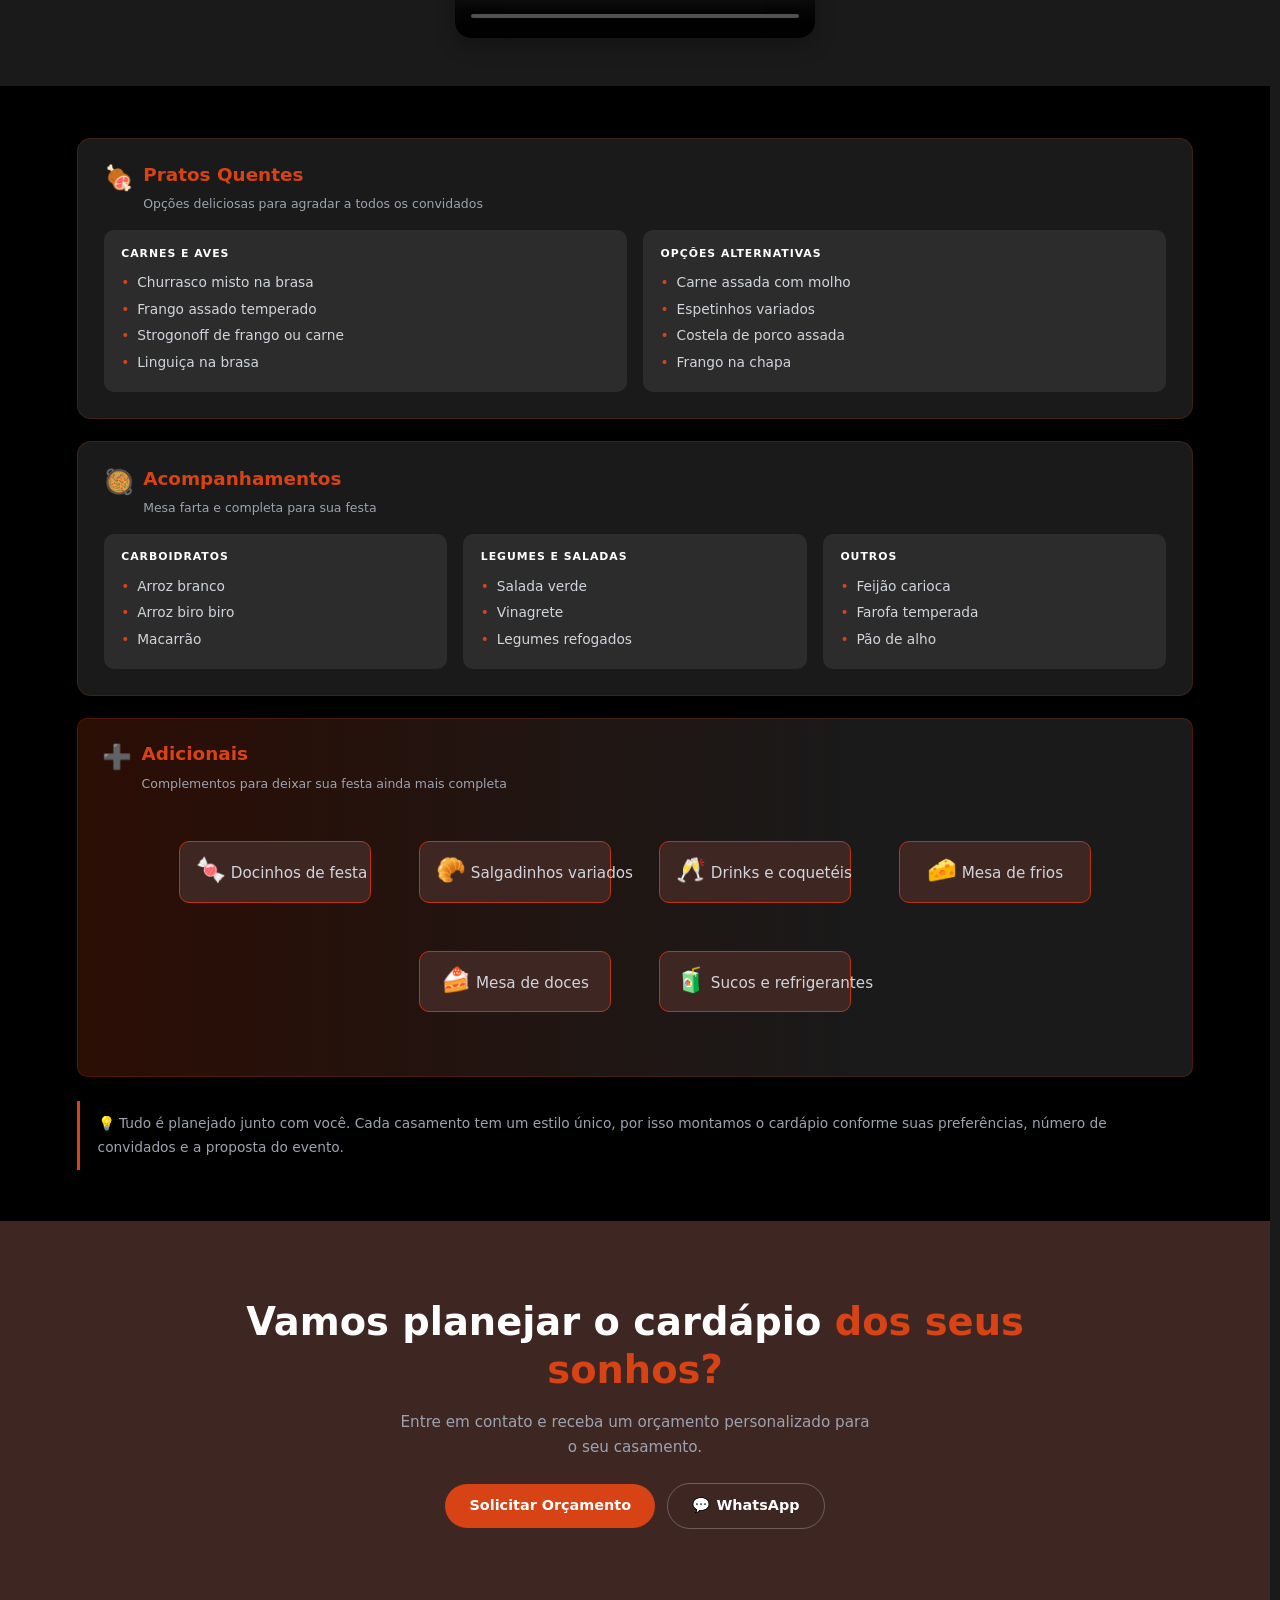
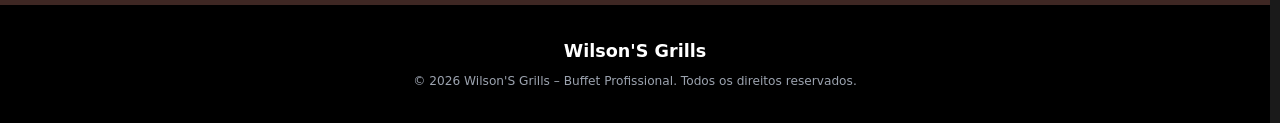
<file: subpages/festas.html>
<!DOCTYPE html>
<html lang="pt-BR">
<head>
    <meta charset="UTF-8">
    <meta name="viewport" content="width=device-width, initial-scale=1.0">

    <title>Buffet de Festas para | Wilson's Grills</title>
    <meta name="description" content="Conheça nosso Buffet de Festas completo para eventos.">

    <link rel="stylesheet" href="../assets/css/bootstrap.min.css">
    <link rel="stylesheet" href="../assets/css/global.css">
    <link rel="stylesheet" href="../assets/css/subpages.css">
    <link rel="stylesheet" href="../assets/css/responsivo.css">
</head>
<body>
  <!-- ============================================================
       SKIP LINK — acessibilidade teclado/leitor de tela
  ============================================================ -->
  <a
    href="#conteudo-principal"
    class="visually-hidden-focusable acessible-style sr-only"
    aria-label="Pular para o conteúdo principal"
  >
    Ir para o conteúdo principal
  </a>
 
  <!-- ============================================================
       HERO
  ============================================================ -->
  <section class="hero" aria-labelledby="hero-titulo">
    <div class="container">
      <div class="row">
        <div class="col-12 col-lg-8">
 
          <p class="badge-pill mb-3" aria-label="Categoria: Para o Dia Mais Especial">
            <span aria-hidden="true">🎉</span>
            Comemorações Inesquecíveis
          </p>
 
          <h1 id="hero-titulo" class="hero__title mb-3">
            Buffet <span class="text-accent">Festas</span>
          </h1>
 
          <p class="hero__description mb-4">
            Aniversário merece comida boa, mesa farta, sem estresse com aquele serviço que impressiona! A gente monta um buffet completo(opcional, entre em contato) para a sua festa, deixando tudo organizado para você só se preocupar em comemorar — e muito! Atendemos festas de todos os tamanhos, do íntimo ao grandão.
          </p>
 
          <a href="#cta" class="btn-accent">Solicitar Orçamento</a>
 
        </div>
      </div>
    </div>
  </section>
 
  <!-- ============================================================
       BARRA DE FILTROS / CATEGORIAS
  ============================================================ -->
   <nav class="filter-bar" aria-label="Categorias de buffet">
    <div class="container-fluid px-3 px-md-4">
      <ul class="filter-bar__track list-unstyled mb-0 d-flex justify-content-center" role="list">
        <li><a href="churrasco.html" class="filter-bar__item"><span aria-hidden="true">🔥</span> Churrasco</a></li>
        <li><a href="casamentos.html" class="filter-bar__item" aria-current="page"><span aria-hidden="true">💍</span> Casamento</a></li>
        <li><a href="festas.html" class="filter-bar__item"><span aria-hidden="true">🎉</span> Festas</a></li>
        <li><a href="feijoada.html" class="filter-bar__item">Feijoada</a></li>
        <li><a href="festajunina.html" class="filter-bar__item"><span aria-hidden="true">🌽</span> Junina</a></li>
        <li><a href="cafezin.html" class="filter-bar__item"><span aria-hidden="true">☕</span> Café da Manhã</a></li>
        <li><a href="../index.html" class="filter-bar__item filter-bar__item--home"><span aria-hidden="true">🏠</span> Início</a></li>
      </ul>
    </div>
  </nav>

   <!-- ============================================================
     SCROLL DE CATEGORIAS (somente mobile)
============================================================ -->
<nav class="filter-scroll" aria-label="Categorias de buffet (mobile)">
  <button class="filter-scroll__arrow filter-scroll__arrow--prev" type="button" aria-label="Ver anteriores">
    <span aria-hidden="true">‹</span>
  </button>

  <ul class="filter-scroll__track list-unstyled mb-0" role="list">
    <li><a href="churrasco.html" class="filter-scroll__item"><span aria-hidden="true">🔥</span> Churrasco</a></li>
    <li><a href="casamentos.html" class="filter-scroll__item" aria-current="page"><span aria-hidden="true">💍</span> Casamento</a></li>
    <li><a href="festas.html" class="filter-scroll__item"><span aria-hidden="true">🎉</span> Festas</a></li>
    <li><a href="feijoada.html" class="filter-scroll__item">Feijoada</a></li>
    <li><a href="festajunina.html" class="filter-scroll__item"><span aria-hidden="true">🌽</span> Junina</a></li>
    <li><a href="cafezin.html" class="filter-scroll__item"><span aria-hidden="true">☕</span> Café da Manhã</a></li>
    <li><a href="../index.html" class="filter-scroll__item filter-scroll__item--home"><span aria-hidden="true">🏠</span> Início</a></li>
  </ul>

  <button class="filter-scroll__arrow filter-scroll__arrow--next" type="button" aria-label="Ver próximos">
    <span aria-hidden="true">›</span>
  </button>
</nav>
 
 
  <!-- ============================================================
     GALERIA EM VÍDEO — Buffet Festas
============================================================ -->
<section id="galeria" aria-labelledby="titulo-galeria" class="py-5 bg-section-dark">
  <div class="container">

    <h2 class="section-title text-center mb-2 text-white">
      Galeria do <span class="text-accent">Buffet de Festas</span>
    </h2>
    <p class="text-center mb-5 fs-5 text-muted-custom">
      Conheça mais detalhes desse tipo de evento
    </p>

    <div class="row g-4 justify-content-center">
      <div class="col-12 col-lg-8">
        <figure class="video-gallery-card mb-0">
          <video
            class="video-gallery-card__media"
            controls
            preload="metadata"
            playsinline
            aria-label="Vídeo mostrando detalhes do Buffet Festas"
            muted
          >
            <source src="../assets/video/festas.mp4" type="video/mp4">
            Seu navegador não suporta a reprodução de vídeos.
            Você pode <a href="../assets/video/festas.mp4" class="text-accent">baixar o vídeo aqui</a>.
          </video>
        </figure>
      </div>
    </div>

  </div>
</section>

  <!-- ============================================================
       CONTEÚDO PRINCIPAL — CARDÁPIO
  ============================================================ -->
  <main id="conteudo-principal">
    <section class="menu-section" aria-labelledby="secao-cardapio">
      <div class="container">
 
        <h2 id="secao-cardapio" class="visually-hidden">Opções da Casa(opcional) </h2>
 
        <!-- ── Pratos Principais ── -->
        <article class="menu-card" aria-labelledby="titulo-pratos-principais">
          <header class="menu-card__header">
            <span class="menu-card__icon" aria-hidden="true">🍖</span>
            <div>
              <h3 id="titulo-pratos-principais" class="menu-card__title">
                Pratos Quentes
              </h3>
              <p class="menu-card__subtitle mb-0">
               Opções deliciosas para agradar a todos os convidados
              </p>
            </div>
          </header>
 
          <div class="row g-3">
            <div class="col-12 col-md-6">
              <div class="sub-card">
                <p class="sub-card__label" id="label-carnes">Carnes e Aves</p>
                <ul class="sub-card__list" aria-labelledby="label-carnes">
                  <li>Churrasco misto na brasa</li>
                  <li>Frango assado temperado</li>
                  <li>Strogonoff de frango ou carne</li>
                  <li>Linguiça na brasa</li>
                </ul>
              </div>
            </div>
            <div class="col-12 col-md-6">
              <div class="sub-card">
                <p class="sub-card__label" id="label-alternativas">Opções Alternativas</p>
                <ul class="sub-card__list" aria-labelledby="label-alternativas">
                  <li>Carne assada com molho</li>
                  <li>Espetinhos variados</li>
                  <li>Costela de porco assada</li>
                  <li>Frango na chapa</li>
                </ul>
              </div>
            </div>
          </div>
        </article>
 
        <!-- ── Acompanhamentos ── -->
        <article class="menu-card" aria-labelledby="titulo-acompanhamentos">
          <header class="menu-card__header">
            <span class="menu-card__icon" aria-hidden="true">🥘</span>
            <div>
              <h3 id="titulo-acompanhamentos" class="menu-card__title">
                Acompanhamentos
              </h3>
              <p class="menu-card__subtitle mb-0">
                Mesa farta e completa para sua festa
              </p>
            </div>
          </header>
 
          <div class="row g-3">
            <div class="col-12 col-sm-6 col-md-4">
              <div class="sub-card">
                <p class="sub-card__label" id="label-arroz">Carboidratos</p>
                <ul class="sub-card__list" aria-labelledby="label-Carboidratos">
                  <li>Arroz branco</li>
                  <li>Arroz biro biro</li>
                  <li>Macarrão</li>
                </ul>
              </div>
            </div>
            <div class="col-12 col-sm-6 col-md-4">
              <div class="sub-card">
                <p class="sub-card__label" id="label-legumes">Legumes e Saladas</p>
                <ul class="sub-card__list" aria-labelledby="label-legumes">
                  <li>Salada verde</li>
                  <li>Vinagrete</li>
                  <li>Legumes refogados</li>
                </ul>
              </div>
            </div>
            <div class="col-12 col-sm-6 col-md-4">
              <div class="sub-card">
                <p class="sub-card__label" id="label-extras">Outros</p>
                <ul class="sub-card__list" aria-labelledby="label-Outros">
                  <li>Feijão carioca</li>
                  <li>Farofa temperada</li>
                  <li>Pão de alho</li>
                </ul>
              </div>
            </div>
          </div>
        </article> 
        
        <!-- ── Adicionais ── -->
        <article class=" estilo-adicionais estilo d-flex flex-column p-4" aria-labelledby="titulo-Adicionais">
         
          <header class="menu-card__header mb-4">
            <span class="menu-card__icon" aria-hidden="true">➕</span>
            <div>
              <h3 id="titulo-Adicionais" class="menu-card__title">
                Adicionais
              </h3>
              <p class="menu-card__subtitle mb-0">
                Complementos para deixar sua festa ainda mais completa
              </p>
            </div>
          </header>

            <ul class="d-flex align-items-center justify-content-center p-4 gap-5 flex-wrap" role="list">
              <li class="p-3 mini-cards"><span class="menu-card__icon" aria-hidden="true">🍬</span>
        Docinhos de festa</li>
              <li class="p-3 mini-cards"><span class="menu-card__icon" aria-hidden="true">🥐</span>
         Salgadinhos variados</li>
              <li class="p-3 mini-cards"> <span class="menu-card__icon" aria-hidden="true">🥂</span>
        Drinks e coquetéis</li>
              <li class="p-3 mini-cards"><span class="menu-card__icon" aria-hidden="true">🧀</span>
       Mesa de frios</li>
              <li class="p-3 mini-cards"><span class="menu-card__icon" aria-hidden="true">🍰</span>
      Mesa de doces</li>
              <li class="p-3 mini-cards"><span class="menu-card__icon" aria-hidden="true">🧃</span>
         Sucos e refrigerantes</li>

        </ul>
        
        </article>

 
        <!-- ── Nota de planejamento ── -->
        <aside class="side-note" aria-label="Informação sobre personalização do cardápio">
          <span aria-hidden="true">💡</span>
          Tudo é planejado junto com você. Cada casamento tem um estilo único, por isso
          montamos o cardápio conforme suas preferências, número de convidados e a
          proposta do evento.
        </aside>
 
      </div>
    </section>
  </main>
 
  <!-- ============================================================
       CTA FINAL
  ============================================================ -->
  <section id="cta" class="cta-section" aria-labelledby="cta-titulo">
    <div class="container">
 
      <h2 id="cta-titulo" class="cta-section__title mb-3">
        Vamos planejar o cardápio
        <span class="text-accent">dos seus<br aria-hidden="true" />sonhos?</span>
      </h2>
 
      <p class="cta-section__description">
        Entre em contato e receba um orçamento personalizado para o seu casamento.
      </p>
 
      <div class="cta-section__actions">
        <a href="#" class="btn-accent">Solicitar Orçamento</a>
        <a
          href="https://wa.me/5500000000000"
          class="btn-outline"
          target="_blank"
          rel="noopener noreferrer"
          aria-label="Falar pelo WhatsApp (abre em nova aba)"
        >
          <span aria-hidden="true">💬</span> WhatsApp
        </a>
      </div>
 
    </div>
  </section>
 
  <!-- ============================================================
       FOOTER
  ============================================================ -->
  <footer class="site-footer">
    <div class="container">
      <p class="site-footer__brand">
        Wilson'S Grills
      </p>
      <small class="site-footer__copy">
        © 2026 Wilson'S Grills – Buffet Profissional. Todos os direitos reservados.
      </small>
    </div>
  </footer>
  <script src="../assets/js/script.js"></script>
</body>
</html>
</file>
<file: assets/css/global.css>
/* ============================================================
   1. BASE — reset, variáveis, elementos globais
   ============================================================ */

*,
*::before,
*::after {
    margin: 0;
    padding: 0;
    box-sizing: border-box;
}

:root {
    --color-dark:         #1A1A1A;
    --color-darker:       hsl(0, 0%, 0%);
    --color-brown:        #3E2723;
    --color-card:         #2C2C2C;
    --color-accent:       #D84315;
    --color-accent-hover: #BF360C;
    --color-white:        #FFFFFF;
    --color-gray-300:     #D1D5DB;
    --color-gray-400:     #9CA3AF;

    /* Tokens de transição centralizados — mude aqui, aplica em tudo */
    --transition-fast:    all 0.2s ease;
    --transition-default: all 0.3s ease;

    /* Tokens de borda */
    --border-accent-20: rgba(216, 67, 21, 0.2);
    --border-accent-30: rgba(216, 67, 21, 0.3);

    /* Scrollbar */
      --scrollbar-width: 8px;
    
    --max-width: 1280px;
}

html {
    scroll-behavior: smooth;
    font-size: 16px;
    /* Evita salto de layout ao abrir/fechar menus que alteram overflow */
    scrollbar-gutter: stable;
}

body {
    font-family: 'Segoe UI', Oxygen, Ubuntu, Cantarell, sans-serif;
    background-color: var(--color-dark);
    color: var(--color-white);
    line-height: 1.6;
    overflow-x: hidden;
    -webkit-font-smoothing: antialiased;
    -moz-osx-font-smoothing: grayscale;
}

button {
    border: none;
    background: none;
    cursor: pointer;
    font-family: inherit;
    transition: var(--transition-default);
}

/*
    ADIÇÃO: foco visível global — obrigatório para acessibilidade (WCAG 2.4.7).
    Remove o outline padrão feio do browser mas garante um substituto claro.
    Sem isso, usuários de teclado ficam perdidos na página.
*/


/*HEADER */

.sr-only {
  position: absolute;
  width: 1px;
  height: 1px;
  padding: 0;
  margin: -1px;
  overflow: hidden;
  clip: rect(0, 0, 0, 0);
  white-space: nowrap;
  border-width: 0;
}

/* Faz o link aparecer no topo da tela quando o usuário aperta 'Tab' */
.sr-only:focus {
  position: static;
  width: auto;
  height: auto;
  padding: 10px;
  margin: 0;
  overflow: visible;
  clip: auto;
  white-space: normal;
  background-color: #1A1A1A; 
  color: #FFFFFF;      
}

.acessible-style {
  position:absolute;
      top:0; left:0;
      padding:.5rem 1rem;
      background:var(--color-accent);
      color:#fff;
      font-weight:600;
      z-index:9999;
      border-radius:0 0 6px 0;
}

:focus-visible {
    outline: 2px solid var(--color-accent);
    outline-offset: 3px;
    border-radius: 4px;
}


        .corlaranja {
    color: var(--color-accent);
}

.corgray400 {
  color: var(--color-gray-400);
}

/* ============================================================
       SCROLLBAR LARANJA — apenas desktop
    ============================================================ */
    @media (min-width: 992px) {
      html {
        scrollbar-color: var(--color-accent) var(--color-dark);
        scrollbar-width: thin;
      }
 
      ::-webkit-scrollbar {
        width: var(--scrollbar-width);
      }
 
      ::-webkit-scrollbar-track {
        background: var(--color-dark);
      }
 
      ::-webkit-scrollbar-thumb {
        background: var(--color-accent);
        border-radius: 4px;
      }
 
      ::-webkit-scrollbar-thumb:hover {
        background: var(--color-accent-hover);
      }
    }
</file>
<file: assets/css/style.css>
/* ============================================================
   WILSON GRILLS — style.css
   Estrutura: base → layout → componentes → seções → utilitários
   ============================================================ */


 .estilo  {
        background: var(--border-accent-20);
        }

/* ============================================================
           HEADER
        ============================================================ */

#header {
    background: var(--color-darker);
    position: relative;
    height: 12vh;
    z-index: 50;
}

#header::after {
    content: "";
    background: linear-gradient(to bottom, #00000000 0 50%,  #d84215af 50% 100%);
    position: absolute;
    bottom: -30%;
    left: 37.2%;
    height: 7vh;
    width: 28vw;
    border-radius: 0 0 2rem 2rem;
}

#header img {
    height: 21vh;
    width: 25vw;
    transform: translateY(-7vh);
    image-rendering:inherit;
}

nav {
    position: relative;
        z-index: 1;
}


.text-white {
    transition: color var(--transition-default)!important;
}
.text-white:hover {
    color: var(--color-gray-300) !important;
}

#header nav ul li a {
    transform: translate(-4vw,-7vh);
}

#header nav ul li a::after {
    content: "";
    display: block;
    width: 0;
    height: 2px;
    background: var(--color-accent);
    transition: width .3s ease;
}

nav ul li a:hover::after {
    width: 100%;
}

#header .btn-orange {
    color: white;
    background-color: var(--color-accent);
    transition: var(--transition-default);
    transform: translateY(-7vh);
}

.btn-orange:hover {
    background-color: var(--color-accent-hover);
}

 #header .btn-orange {
    height: 6vh;
 }

 .btn-orange {
    color: white;
    background-color: var(--color-accent);
    transition: var(--transition-default);
}


 /* ============================================================
           HOME
        ============================================================ */


section#home  h1 {
    font-size: clamp(2rem, 6vw + 1rem, 7rem);
    line-height: 1.2;
    display: block;
}


section#home  {
    position: relative;
    height: 90vh;
}


/* ── Hero ────────────────────────────────────────────────────── */
.hero-slide-img {
    height: 90vh;
    object-fit: cover;
    object-position: center;
}
 
.hero-overlay {
    position: absolute;
    inset: 0;
    background: rgba(0, 0, 0, 0.62);
}
 
.hero-content {
    z-index: 10;
    pointer-events: none;
    position: relative;
}
.hero-content > * { pointer-events: auto; }
 
.hero-badge {
    display: inline-flex;
    align-items: center;
    gap: 6px;
    color: var(--color-white);
    font-size: 0.82rem;
    font-weight: 600;
    letter-spacing: 0.06em;
    white-space: nowrap;
    position: absolute;
    top: clamp(-10px, 0.5vh, 4px);
    left: 50%;
    transform: translateX(-50%);
    pointer-events: none; /* badge decorativo, não clicável */
}
 
.hero-p {
    font-size: clamp(1rem, 2vw, 1.2rem);
    color: var(--color-gray-300);
    max-width: 600px;
}
 
/* Indicadores personalizados — tracinhos */
.hero-indicators {
    bottom: 20px;
    z-index: 200;
}

.hero-indicators [data-bs-slide-to] {
    width: 10px;
    height: 10px;
    border-radius: 50%;
    background-color: rgba(255, 255, 255, 0.45);
    border: none;
    transition: var(--transition-fast);
    opacity: 1;
}

.hero-indicators .active {
    background-color: var(--color-accent) !important;
    width: 28px;
    border-radius: 100px;
}

/*parte escrita*/

section#home > div:nth-child(2) {
    z-index: 60;
    position: relative;
    bottom: 90vh;
    
}

/*slide */
section#home > div:nth-child(1) {
    z-index: 1;
    height: 90vh;
  
}

section#home  > div:nth-child(3) {
    position: relative;
  bottom: 90vh;
    z-index: 100;
}

.carousel-item img {
    height: 90vh;
    object-fit: inherit;
    image-rendering: inherit;
     object-position: center;
    filter: brightness(40%);
    width: 100vw;
}

section#home div:nth-child(3) p {
    font-size: 1.5rem;
    color: var(--color-gray-300);
    text-align: center;
}

.btn-orange-oco {
    border: 2px solid var(--color-accent);
    color: white;
    margin-left: 2rem;
   transition: background-color .5s ease-in-out, transform .5s ease-in-out;

}

.btn-orange-oco:hover {
     border: 2px solid var(--color-accent-hover);
     background-color: var(--color-accent-hover);
    color: white;
     transform: translateY(-2px);  
}

section#home .btn-orange {
    color: white;
    background-color: var(--color-accent);
    transition: background-color .5s ease-in-out, transform .5s ease-in-out;
}

section#home .btn-orange:hover {
    background-color: var(--color-accent-hover);
    transform: translateY(-2px);
}

.aumenta {
    height: 11vh;
    width: 23vw;
    line-height: 8vh;
    font-weight: 700;
    border-radius: .8rem;
    font-size: 1.1rem;
}

.junta {
    position: relative;
    bottom: 5vh;
}

.junta3 {
    transform: translateY(-3vh);
}

.custom-card {
            background-color: var(--color-card);
            border: 1px solid var(--border-accent-20) !important;
            border-radius: 12px;
            transition: var(--transition-default);
        }

        /*afeta todos os cards*/
        .custom-card:hover {
            border-color: var(--border-accent-30) !important;
            box-shadow: 0 8px 30px rgba(216, 67, 21, 0.12);
        }

        .hero-content h1 {
            padding-top: 4.5rem;
        }
        
 
        /* ============================================================
           COMO FUNCIONA 
        ============================================================ */

        #servico {
            padding-top: 3rem;
            padding-top: 3rem;
            margin-top: 3rem;
        }
        .step-icon-wrap {
            width: 60px; height: 60px;
            background-color: rgba(216,67,21,0.15);
            border: 1px solid var(--border-accent-30);
            border-radius: 50%;
            color: var(--color-accent);
            transition: var(--transition-default);
        }
        .custom-card:hover .step-icon-wrap {
            background-color: rgba(216,67,21,0.25);
        }
 
        /* Serviço Flexível — setas nos itens da lista */
        #container-flexivel li {
            position: relative;
            padding-left: 22px;
            color: var(--color-gray-400);
            font-size: 0.97rem;
        }
        #container-flexivel li::before {
            content: '→';
            position: absolute;
            left: 0;
            color: var(--color-accent);
            font-weight: 700;
        }
/* ============================================================
   EQUIPE 
============================================================ */

.team-full-img-wrap {
    position: relative;
    height: auto;
}

.team-full-img {
    width: 100%;
    height: auto;
    object-fit: contain;
    display: block;
    background-color: var(--color-darker);
}

/* ============================================================
   EQUIPE — badge sobre a foto
============================================================ */
.team-full-badge {
    position: absolute;
    top: 16px;
    left: 16px;
    background-color: var(--color-accent);
    color: var(--color-white);
    font-size: 0.85rem;
    font-weight: 700;
    padding: 6px 14px;
    border-radius: 999px;
    letter-spacing: 0.04em;
    z-index: 10;
    height: auto;
    width: auto;
}

.team-full-badge span {
    display: flex;
    align-items: center;
    gap: 6px;
}
      /* ============================================================
   PORTFOLIO / BUFFETS
   Bootstrap row/col cuida do grid; CSS só para o card visual
============================================================ */
.buffet-card {
    position: relative;
    display: block;
    overflow: hidden;
    border-radius: 14px;
    text-decoration: none;
    border: 1px solid rgba(216, 67, 21, 0.2);
    transition: var(--transition-default);
}

.buffet-card img {
    width: 100%;
    height: 220px;
    object-fit: cover;
    display: block;
    filter: brightness(55%);
    transition: var(--transition-default);
}

.buffet-card:hover {
    border-color: rgba(216, 67, 21, 0.35);
    box-shadow: 0 12px 32px rgba(0, 0, 0, 0.45);
}

.buffet-card:hover img {
    transform: scale(1.07);
    filter: brightness(65%);
}

.buffet-card-overlay {
    position: absolute;
    inset: auto 0 0 0;
    padding: 24px 18px 18px;
    background: linear-gradient(
        to top,
        rgba(0, 0, 0, 0.88) 0%,
        transparent 100%
    );
}

.buffet-card-overlay h3 {
    color: var(--color-white);
    font-weight: 700;
}

.buffet-card-overlay p {
    color: var(--color-gray-400);
    font-size: 0.9rem;
}

.buffet-card-overlay span {
    color: var(--color-accent);
    font-size: 0.85rem;
    font-weight: 600;
}

.carousel-control-prev-icon,
.carousel-control-next-icon {
    background-color: var(--color-accent);
    border-radius: 50%;
    padding: 1.4rem;
}

/* Posição das setas — só em telas grandes (desktop) */
@media (min-width: 992px) {
    .carousel-control-prev {
        left: -8vw;
    }

    .carousel-control-next {
        right: -8vw;
    }
}

/* Stat card — hover */
.stat-card {
    background-color: var(--color-card);
    border: 1px solid var(--border-accent-20);
    border-radius: 12px;
    transition: var(--transition-default);
}

.stat-card:hover {
    border-color: var(--border-accent-30);
}

.stat-card strong {
    font-size: 2.2rem;
    font-weight: 900;
    color: var(--color-accent);
    line-height: 1;
}

#banner-cta p {
    font-size: 1.2rem;
}
      /* ── Depoimentos — imagem Wilson ───────────────────────────────── */

      section#depoimentos {
        padding-top: 4rem;
      }

.feedback-video-card {
  border-radius: 16px;
  overflow: hidden;
  box-shadow: 0 8px 20px rgba(0, 0, 0, 0.25);
  background-color: var(--color-card);
}

.feedback-video-card__media {
  width: 100%;
  height: 100%;
  object-fit: inherit;
  display: block;
  min-height: 200px;
  aspect-ratio: 9 / 16;
}

.feedback-video-card__meta {
  display: flex;
  align-items: center;
  gap: 8px;
  padding: 12px 16px;
  color: var(--color-gray-400);
  font-size: 0.9rem;
}

/* ── Cards de feedback — formato salsicha ──────────────────────── */
.feedback-card {
  display: flex;
  align-items: stretch;
  background-color: var(--color-card);
  border: 1px solid var(--border-accent-30);
  border-radius: 12px;
  overflow: hidden;
  min-height: 90px;
  transition: border-color 0.2s ease;
}

.feedback-card:hover {
  border-color: var(--color-accent);
}

.feedback-card__meta {
  flex: 0 0 180px;
  padding: 12px 14px;
  border-right: 1px solid var(--border-accent-20);
  display: flex;
  flex-direction: column;
  justify-content: center;
  gap: 6px;
}

.feedback-card__stars {
  color: var(--color-accent);
  font-size: 14px;
  letter-spacing: 2px;
  line-height: 1;
}

.feedback-card__desc {
  color: var(--color-gray-400);
  font-size: 12px;
  line-height: 1.4;
}

.feedback-card__print {
  flex: 1;
  background-color: var(--color-darker);
  display: flex;
  align-items: center;
  justify-content: center;
  overflow: hidden;
  padding: 6px;
}

.feedback-card__print img {
  width: 100%;
  height: 100%;
  max-height: 95px;
  border-radius: 6px;
  display: block;
  object-fit: inherit;
}


 
        /* ============================================================
           ORÇAMENTO — inputs com tema escuro
           Bootstrap .form-control não tem bg escuro por padrão
        ============================================================ */

       
        .form-control-dark,
        .form-select-dark {
            background-color: var(--color-dark);
            border: 1px solid rgba(255,255,255,0.12);
            border-radius: 10px;
            color: var(--color-white);
            font-size: 0.95rem;
            transition: var(--transition-fast);
        }
        .form-control-dark::placeholder { color: var(--color-gray-400); }
        .form-control-dark:focus,
        .form-select-dark:focus {
            background-color: var(--color-dark);
            border-color: var(--color-accent);
            box-shadow: 0 0 0 3px rgba(216,67,21,0.15);
            color: var(--color-white);
        }
        .form-select-dark option { background-color: var(--color-dark); }
        .form-label-custom {
            color: var(--color-accent);
            font-size: 0.85rem;
            font-weight: 600;
        }
        .field-hint { color: var(--color-gray-400); font-size: 0.75rem; }
        .btn-submit-custom {
            background-color: var(--color-accent);
            color: var(--color-white);
            font-weight: 700;
            font-size: 1.05rem;
            border: none;
            border-radius: 10px;
            transition: var(--transition-fast);
        }
        .btn-submit-custom:hover {
            background-color: var(--color-accent-hover);
            color: var(--color-white);
           
        }
 
        /* Contact cards */
        .contact-card {
            background-color: var(--color-dark);
            border: 1px solid var(--border-accent-20);
            border-radius: 10px;
            text-decoration: none;
            transition: var(--transition-fast);
        }
        .contact-card:hover { border-color: var(--border-accent-30); }
        .contact-card .cc-label { color: var(--color-gray-400); font-size: 0.75rem; margin: 0; }
        .contact-card .cc-value { color: var(--color-white); font-weight: 600; font-size: 0.95rem; margin: 0; }
 
        /* ============================================================
           FOOTER
           Bootstrap .row cuida do grid; CSS só para cores e bordas
        ============================================================ */
        .footer-link {
            color: var(--color-gray-400);
            text-decoration: none;
            font-size: 0.9rem;
            transition: var(--transition-fast);
        }
        .footer-link:hover { color: var(--color-accent); }
        .footer-border-top { border-top: 1px solid var(--border-accent-20); }

         /* ── Checkbox grupo — só o que Bootstrap não cobre ───────── */
.form-check-group-dark {
    background-color: var(--color-dark);
    border: 1px solid rgba(255, 255, 255, 0.12);
    transition: var(--transition-fast);
}

.form-check-group-dark:focus-within {
    border-color: var(--color-accent);
    box-shadow: 0 0 0 3px var(--border-accent-20);
}

/* ── Checkbox input ─────────────────────────────────────── */
.form-check-input-dark {
    background-color: var(--color-card);
    border-color: rgba(255, 255, 255, 0.25);
    cursor: pointer;
    transition: var(--transition-fast);
}

.form-check-input-dark:checked {
    background-color: var(--color-accent);
    border-color: var(--color-accent);
}

.form-check-input-dark:focus-visible {
    border-color: var(--color-accent);
    box-shadow: 0 0 0 3px var(--border-accent-20);
    outline: none;
}

/* ── Checkbox label ─────────────────────────────────────── */
.form-check-dark .form-check-label {
    color: var(--color-gray-400);
    cursor: pointer;
    transition: var(--transition-fast);
}

.form-check:has(.form-check-input-dark:checked) .form-check-label {
    color: var(--color-white);
}
 
        /* ============================================================
           WHATSAPP FAB
        ============================================================ */
        .fab-whatsapp {
            position: fixed;
            bottom: 40px; right: 5vw;
            z-index: 999;
            width: 56px; height: 56px;
            background-color: #25D366;
            border-radius: 50%;
            display: flex;
            align-items: center;
            justify-content: center;
            box-shadow: 0 4px 20px rgba(37,211,102,0.4);
            text-decoration: none;
            transition: var(--transition-fast);
        }
        .fab-whatsapp:hover { transform: scale(1.1); }
        .fab-whatsapp svg { width: 28px; height: 28px; fill: white; }

          /* ============================================================
           instagram FAB
        ============================================================ */

          .fab-instagram {
            position: fixed;
            bottom: 40px; right: 0.3vw;
            z-index: 999;
            width: 56px; height: 56px;
            background-color: #E1306C;
            border-radius: 50%;
            display: flex;
            align-items: center;
            justify-content: center;
            box-shadow: 0 4px 20px #E1306C66;
            text-decoration: none;
            transition: var(--transition-fast);
        }
        .fab-instagram:hover { transform: scale(1.1); }
        .fab-instagram svg { width: 28px; height: 28px; fill: white; }
</file>
<file: assets/css/responsivo.css>
/* ============================================================
   RESPONSIVIDADE — TABLET (≤991.98px) E MOBILE (≤767.98px / ≤575.98px)
   Aplica-se ao index.html e subpages (cafezin, casamentos, churrasco,
   feijoada, festajunina, festas).
   Footer e Equipe mantidos visualmente como no desktop — apenas
   escala reduzida para caber.
   ============================================================
   ORGANIZAÇÃO: regras agrupadas por breakpoint, do maior ao menor.
   ============================================================ */


/* ============================================================
   ≤ 991.98px  —  TABLET
============================================================ */
@media (max-width: 991.98px) {

  /* --- Portfólio / Buffets: setas do carrossel --- */
  .carousel-control-prev { left: 0.5rem; }
  .carousel-control-next { right: 0.5rem; }

  .carousel-control-prev-icon,
  .carousel-control-next-icon { padding: 1rem; }

  /* --- Subpages: hero e galeria --- */
  .hero {
    height: auto;
    padding: 2.5rem 0;
  }

  .photo-gallery__grid {
    grid-template-columns: repeat(2, 1fr);
  }

  .mini-cards {
    max-width: 220px;
    flex: 1 1 160px;
  }

  .filter-bar__item {
    font-size: 0.5rem;
    gap: 0.1rem !important;
  }
}


/* ============================================================
   ≤ 767.98px  —  MOBILE GERAL
============================================================ */
@media (max-width: 767.98px) {

  /* --- Equipe: layout lado a lado --- */
  .team-card-full .row.g-0 { flex-wrap: nowrap; }

  .team-member-item {
    flex: 0 0 25% !important;
    width: 25% !important;
    max-width: 25% !important;
  }

  .team-member-item .p-4 { padding: 0.5rem 0.35rem !important; }

  /* Tipografia da equipe — mobile geral */
  .informacoes-equipe p:first-child {
    font-size: 0.58rem !important;
    letter-spacing: 0 !important;
    margin-bottom: 0.25rem !important;
  }

  .informacoes-equipe h3 {
    font-size: 0.7rem !important;
    margin-bottom: 0.15rem !important;
  }

  .informacoes-equipe p:last-child {
    font-size: 0.56rem !important;
    line-height: 1.15;
  }

  /* --- Equipe: badge mobile --- */

.team-full-badge {
    top: 6px;
    left: 6px;
    font-size: 0.5rem;
    padding: 3px 6px;
    height: auto;
    width: auto;
}

  /* --- Como Funciona: 3 cards lado a lado --- */
  #servico {
    padding-top: 1rem !important;
    padding-bottom: 2rem;
    margin-top: 0;
  }

  #servico .row.g-4.justify-content-center > .col-4 .custom-card {
    padding: 0.75rem !important;
  }

  #servico .row.g-4.justify-content-center > .col-4 .step-icon-wrap {
    width: 40px;
    height: 40px;
    margin-bottom: 0.6rem !important;
  }

  #servico .row.g-4.justify-content-center > .col-4 .step-icon-wrap svg {
    width: 18px;
    height: 18px;
  }

  #servico .row.g-4.justify-content-center > .col-4 h3.fs-5 { font-size: 0.78rem; }

  #servico .row.g-4.justify-content-center > .col-4 p {
    font-size: 0.68rem;
    line-height: 1.3;
  }

  /* --- Depoimentos --- */
  .feedback-card { flex-direction: column; }

  .feedback-card__meta {
    flex: none;
    width: 100%;
    border-right: none;
    border-bottom: 1px solid var(--border-accent-20);
  }

  /* --- Photo card: remove efeitos no mobile --- */
  .photo-card__img {
    filter: none;
    transition: none;
  }

  .photo-card__overlay { transition: none; }

  .photo-card:hover .photo-card__img,
  .photo-card:focus-within .photo-card__img {
    filter: none;
    transform: none;
  }

  .photo-card:hover .photo-card__overlay,
  .photo-card:focus-within .photo-card__overlay { opacity: 1; }

  .team-card-full:hover .team-full-img {
    filter: none;
    transform: none;
  }

  .team-full-img {
    height: auto;
    object-fit: contain;
    background-color: var(--color-darker);
  }

  .buffet-card img {
    width: 100%;
    height: 220px;
    object-fit: cover;
    display: block;
    filter: none;
    transition: none;
  }

  /* --- Filter bar: esconde desktop, exibe scroll mobile --- */
  .filter-bar { display: none; }

  .filter-scroll {
    display: flex;
    position: relative;
    align-items: center;
    background-color: var(--color-darker);
    border-top: 1.5px solid var(--color-accent);
    border-bottom: 1px solid rgba(255, 255, 255, 0.08);
    padding: 0.6rem 2.2rem;
  }

  .filter-scroll__track {
    display: flex;
    gap: 0.5rem;
    overflow-x: auto;
    scroll-snap-type: x mandatory;
    scroll-behavior: smooth;
    -webkit-overflow-scrolling: touch;
    list-style: none;
    scrollbar-width: none;
  }

  .filter-scroll__track::-webkit-scrollbar { display: none; }

  .filter-scroll__track li {
    flex: 0 0 auto;
    scroll-snap-align: start;
  }

  .filter-scroll__item {
    display: inline-flex;
    align-items: center;
    gap: 0.35rem;
    color: var(--color-gray-400);
    text-decoration: none;
    font-weight: 500;
    font-size: 0.85rem;
    padding: 0.4rem 0.7rem;
    border-radius: 999px;
    border: 1px solid transparent;
    white-space: nowrap;
    transition: var(--transition-fast);
  }

  .filter-scroll__item:hover,
  .filter-scroll__item:focus-visible {
    color: var(--color-white);
    background-color: var(--border-accent-20);
    outline: none;
  }

  .filter-scroll__item[aria-current="page"] {
    color: var(--color-accent);
    font-weight: 700;
    border-color: var(--border-accent-30);
    background-color: var(--border-accent-20);
  }

  .filter-scroll__item--home { color: var(--color-gray-300); }

  .filter-scroll__arrow {
    position: absolute;
    top: 0;
    bottom: 0;
    width: 2rem;
    display: flex;
    align-items: center;
    justify-content: center;
    background: linear-gradient(to var(--fade-dir, right), var(--color-darker) 40%, transparent);
    border: none;
    color: var(--color-accent);
    font-size: 1.4rem;
    line-height: 1;
    z-index: 2;
  }

  .filter-scroll__arrow--prev { left: 0; --fade-dir: right; }
  .filter-scroll__arrow--next { right: 0; --fade-dir: left; }

  /* --- Galeria subpages --- */
  section#galeria p { font-size: 1rem !important; }


 
}

/* ============================================================
   ≤ 720.98px  —  TABLET PEQUENO / MOBILE GRANDE
============================================================ */
@media (max-width: 720.98px) {

  /* --- Equipe: foto sem corte --- */
 .team-full-img {
    height: auto;
    object-fit: contain;
    background-color: var(--color-darker);
}

  /* badge: só reduz fonte/padding, sem height/width fixos */
 .team-full-badge {
    top: 6px;
    left: 6px;
    font-size: 0.55rem;
    padding: 3px 7px;
    height: auto;
    width: auto;
}

  #equipe {
    position: relative;
    left: 3%;
    width: 95%;
    height: 100%;
  }

  /* --- Filter bar: scroll horizontal --- */
  .filter-bar__track {
    flex-wrap: nowrap;
    overflow-x: auto;
    justify-content: flex-start !important;
    scroll-snap-type: x proximity;
    -webkit-overflow-scrolling: touch;
    scrollbar-width: none;
  }

  .filter-bar__track::-webkit-scrollbar { display: none; }

  .filter-bar__item { scroll-snap-align: start; }

  .filter-bar__item--home {
    border-right: none;
    padding-right: 0.75rem;
    margin-right: 0;
  }
}


/* ============================================================
   ≤ 680px  —  HEADER + HOME/HERO + FAB MÉDIO
============================================================ */
@media (max-width: 680px) {

  /* --- Header --- */
  #header {
    height: 10vh;
    padding: 0;
  }

  #header::after { display: none; }

  #header img {
    height: 14vh;
    width: auto;
    transform: translate(-10vw, -3.5vh);
  }

  #header div a:first-child,
  header div nav,
  header div a:last-child { transform: none; }

  #header .btn-orange { height: auto; }

  .navbar-toggler {
    border-color: rgba(255, 255, 255, 0.4);
    transform: translateY(-3.5vh);
  }

  .navbar-toggler-icon {
    background-image: url("data:image/svg+xml,%3csvg xmlns='http://www.w3.org/2000/svg' viewBox='0 0 30 30'%3e%3cpath stroke='rgba(255, 255, 255, 0.85)' stroke-linecap='round' stroke-miterlimit='10' stroke-width='2' d='M4 7h22M4 15h22M4 23h22'/%3e%3c/svg%3e");
  }

  .navbar-toggler:focus { box-shadow: 0 0 0 2px var(--border-accent-30); }

  .nav-mobile {
    position: absolute;
    top: 100%;
    left: 0;
    width: 100%;
    background-color: var(--color-darker);
    border-top: 1px solid var(--border-accent-20);
    box-shadow: 0 12px 24px rgba(0, 0, 0, 0.35);
    z-index: 999;
  }

  .nav-mobile .nav {
    flex-direction: column;
    padding: 0.5rem 1.5rem 1rem;
  }

  .nav-mobile .nav-item {
    padding: 0.6rem 0;
    border-bottom: 1px solid var(--border-accent-20);
  }

  .nav-mobile .nav-item:last-child { border-bottom: none; }

  /* --- Home / Hero --- */
  section#home {
    position: relative;
    height: 68vh;
    overflow: hidden;
  }

  #home .carousel-item img {
    height: 60vh !important;
    width: 100vw;
    object-fit: inherit;
    filter: brightness(45%);
  }

  #home .hero-content {
    position: relative !important;
    z-index: 10;
    width: 100%;
    padding: 3rem 1.25rem 3.5rem;
    text-align: center;
  }

  #home h1 { font-size: clamp(1.8rem, 7vw, 3rem); }

  #home .hero-p {
    font-size: 1rem;
    max-width: 100%;
    margin-inline: auto;
  }

  .aumenta {
    width: 100%;
    max-width: 320px;
    height: auto;
    line-height: 1.4;
    padding: 0.9rem 1.5rem;
    font-size: 1rem;
    white-space: normal;
  }

  section#home > div:nth-child(3) { padding-top: 0; }

  /* --- Home: indicadores visíveis no mobile --- */
#carrosselHero .hero-indicators {
    bottom: 16px;
    z-index: 200;
}

  .hero-badge { display: none; }

  .junta {
    position: relative;
    bottom: 1vh;
  }

  .junta3 { transform: translateY(-0.8vh); }

  .hero-content h1 { padding-top: 0.5rem; }

  .btn-orange-oco {
    border: 2px solid #df552b;
    background-color: #e95325;
    color: white;
    margin-left: 0;
  }

  .btn-orange-oco:hover {
    border: none;
    background-color: #e95325;
    color: white;
  }

  /* --- FAB tamanho médio --- */
  .fab-whatsapp,
  .fab-instagram {
    width: 46px;
    height: 46px;
    bottom: 16px;
  }

  .fab-whatsapp svg,
  .fab-instagram svg {
    width: 22px;
    height: 22px;
  }

  .fab-whatsapp { right: 16px; }
  .fab-instagram { right: 72px; }
}


/* ============================================================
   ≤ 575.98px  —  MOBILE PEQUENO
============================================================ */
@media (max-width: 575.98px) {

  /* --- Home --- */
  #home { min-height: 55vh; }
  section#home > div:nth-child(3) { padding-top: 0; }

  /* --- Como Funciona --- */
  #servico .row.g-4.justify-content-center > .col-4 .custom-card {
    padding: 0.5rem !important;
  }

  #servico .row.g-4.justify-content-center > .col-4 .step-icon-wrap {
    width: 32px;
    height: 32px;
  }

  #servico .row.g-4.justify-content-center > .col-4 p { font-size: 0.68rem; }

  #servico .tres-cards h3 {
     font-size: 0.8rem !important; 
  }

  #container-flexivel h3 {
    font-size: 1.5rem !important; 
    transform: translateY(2vh);
  }
 
  .diminui { font-size: 1rem !important; }

  /* --- Serviço Totalmente Flexível --- */
  #container-flexivel .row.g-4 > div {
    flex: 0 0 100%;
    max-width: 90%;
  }

  /* --- Estatísticas --- */
  .stat-card strong { font-size: 1.6rem; }
  .stat-card p { font-size: 0.78rem; }

  /* --- FAB WhatsApp / Instagram --- */
  .fab-whatsapp,
  .fab-instagram {
    width: 50px;
    height: 50px;
    bottom: 12px;
  }

  .fab-whatsapp { right: 10px; }
  .fab-instagram { right: 67px; }

  /* --- Subpages: galeria e CTA --- */
  .photo-gallery__grid {
    grid-template-columns: repeat(2, 1fr);
    gap: 0.5rem;
  }

  .cta-section__actions {
    flex-direction: column;
    width: 100%;
  }

  .cta-section__actions .btn-accent,
  .cta-section__actions .btn-outline {
    width: 100%;
    justify-content: center;
  }

  .mini-cards {
    flex: 1 1 100%;
    max-width: 100%;
  }

  /* --- Home: indicadores mobile pequeno --- */
#carrosselHero .hero-indicators {
    bottom: 12px;
}
}


/* ============================================================
   ≤ 370px  —  TELAS MUITO PEQUENAS
============================================================ */
@media (max-width: 370px) {

  footer .container {
    padding-right: 2rem;
    padding-left: 1rem;
  }

  section#galeria p { font-size: 1rem !important; }

  /* Equipe: comprime ainda mais em telas muito pequenas */
  .informacoes-equipe p:first-child { font-size: 0.5rem !important; }
}


/* ============================================================
   UTILITÁRIO GLOBAL (sem media query)
============================================================ */
.bg-section-dark { background-color: var(--color-dark); }
</file>
<file: assets/css/subpages.css>
/* ============================================================
   DESIGN TOKENS
   Fonte única de verdade para cores, transições e bordas.
   Alterar aqui reflete em todo o arquivo.
============================================================ */

body {
  background-color: var(--color-dark);
  color: var(--color-gray-300);
  font-family: 'Segoe UI', system-ui, -apple-system, sans-serif;
  font-size: 0.95rem;
  line-height: 1.6;
}

/* Respeita preferência de movimento reduzido */
@media (prefers-reduced-motion: reduce) {
  *,
  *::before,
  *::after {
    animation-duration: 0.01ms !important;
    transition-duration: 0.01ms !important;
  }
}

/* ============================================================
   UTILITÁRIOS
============================================================ */
.text-accent {
  color: var(--color-accent) !important;
}
 .estilo  {
        background: linear-gradient(to right, var(--border-accent-20) , var(--color-dark) 70%);
        }

  #conteudo-principal {
  background-color: var(--color-darker);
}

.text-muted-custom {
  color: var(--color-gray-300);
}
/* ============================================================
   COMPONENTE: BADGE PILL
============================================================ */
.badge-pill {
  display: inline-flex;
  align-items: center;
  gap: 0.35rem;
  padding: 0.3rem 0.9rem;
  border: 1.5px solid var(--border-accent-30);
  border-radius: 999px;
  background: transparent;
  color: var(--color-accent);
  font-size: 0.78rem;
  user-select: none;
}
/* ============================================================
   COMPONENTE: FILTER BAR (navegação entre subpages de buffet)
============================================================ */
.filter-bar {
  background-color: var(--color-darker);
  border-top: 1.5px solid var(--color-accent);
  border-bottom: 1px solid rgba(255, 255, 255, 0.08);
  padding: 0.75rem 0;
}

.filter-bar__track {
  gap: 0.5rem 1rem;
  flex-wrap: wrap;
  list-style: none;
}

.filter-bar__item {
  display: inline-flex;
  align-items: center;
  gap: 0.35rem;
  color: var(--color-gray-400);
  text-decoration: none;
  font-weight: 500;
  font-size: 0.9rem;
  padding: 0.4rem 0.75rem;
  border-radius: 999px;
  border: 1px solid transparent;
  white-space: nowrap;
  transition: var(--transition-fast);
}

.filter-bar__item:hover,
.filter-bar__item:focus-visible {
  color: var(--color-white);
  background-color: var(--border-accent-20);
  outline: none;
}

.filter-bar__item[aria-current="page"] {
  color: var(--color-accent);
  font-weight: 700;
  border-color: var(--border-accent-30);
  background-color: var(--border-accent-20);
}

/* Item "Início" — separado visualmente do restante */
.filter-bar__item--home {
  border-right: 1px solid rgba(255, 255, 255, 0.12);
  padding-right: 1rem;
  margin-right: 0.25rem;
  color: var(--color-gray-300);
}

.filter-scroll {
  display: none; 
}

/* ============================================================
   SEÇÃO: HERO
============================================================ */
.hero {
  padding: clamp(2.5rem, 6vw, 4.5rem) 0 clamp(2rem, 4vw, 3rem);
  height: 85vh;
  background-color: var(--color-dark);
}

.hero__title {
  font-size: clamp(2rem, 5.5vw, 3.2rem);
  font-weight: 800;
  color: var(--color-white);
  line-height: 1.15;
}

.hero__description {
  max-width: 580px;
  color: var(--color-gray-400);
  line-height: 1.75;
}

/* ============================================================
   COMPONENTE: BARRA DE FILTROS (STICKY)
============================================================ */
.filter-bar {
  position: sticky;
  top: 0;
  z-index: 200;
  background-color: var(--color-darker);
  border-top: 1.5px solid var(--color-accent);
  padding: 0.6rem 0;
}

.filter-bar__track {
  display: flex;
  gap: 0.5rem;
  overflow-x: auto;
  scrollbar-width: none;
  padding: 0.2rem 0.25rem;
  justify-content: flex-start;
}

.filter-bar__track::-webkit-scrollbar {
  display: none;
}

.filter-bar__item {
  display: inline-flex;
  align-items: center;
  gap: 0.3rem;
  padding: 0.28rem 0.9rem;
  white-space: nowrap;
  border: 1.5px solid rgba(255, 255, 255, 0.1);
  border-radius: 999px;
  background: transparent;
  color: var(--color-gray-400);
  font-size: 0.8rem;
  text-decoration: none;
  transition: var(--transition-fast);
  cursor: pointer;
}

.filter-bar__item:hover,
.filter-bar__item:focus-visible {
  border-color: var(--border-accent-30);
  color: var(--color-gray-300);
}

.filter-bar__item[aria-current="page"] {
  background-color: var(--color-accent);
  border-color: var(--color-accent);
  color: var(--color-white);
  font-weight: 600;
}

/* ============================================================
   SEÇÃO: GALERIA DE FOTOS (sistema único — substitui o duplicado)
============================================================ */

.photo-gallery {
  padding: clamp(2rem, 4vw, 3rem) 0;
  background-color: var(--color-dark);
}

.photo-gallery__grid {
  display: grid;
  grid-template-columns: repeat(3, 1fr);
  gap: clamp(0.6rem, 1.5vw, 1rem);
}

/* ── Card de foto ── */
.photo-card {
  position: relative;
  margin: 0;
  overflow: hidden;
  border-radius: 10px;
  aspect-ratio: 1 / 1;
  background-color: var(--color-card);
}

.photo-card__img {
  width: 100%;
  height: 100%;
  object-fit: cover;
  display: block;
  filter: saturate(0.85) brightness(0.92);
  transition: filter 0.4s ease, transform 0.4s ease;
}

.photo-card__overlay {
  position: absolute;
  inset: 0;
  background: linear-gradient(
    160deg,
    rgba(216, 67, 21, 0.06) 0%,
    rgba(0, 0, 0, 0.30) 100%
  );
  border-radius: inherit;
  pointer-events: none;
  transition: opacity 0.4s ease;
}

.photo-card:hover .photo-card__img,
.photo-card:focus-within .photo-card__img {
  filter: saturate(1) brightness(1);
  transform: scale(1.04);
}

.photo-card:hover .photo-card__overlay,
.photo-card:focus-within .photo-card__overlay {
  opacity: 0.4;
}

@media (prefers-reduced-motion: reduce) {
  .photo-card__img {
    transition: filter 0.2s ease;
  }

  .photo-card:hover .photo-card__img {
    transform: none;
  }
}

.bg-section-dark {
  background-color: var(--color-dark);
}

/* ============================================================
   COMPONENTE: CARD DE VÍDEO DA GALERIA
============================================================ */
.video-gallery-card {
  border-radius: 16px;
  overflow: hidden;
  box-shadow: 0 8px 20px rgba(0, 0, 0, 0.25);
  background-color: var(--color-card);
  width: 100%;
  max-width: 360px;
  margin-inline: auto;
}

.video-gallery-card__media {
  width: 100%;
  height: auto;
  display: block;
  aspect-ratio: 9 / 16;
  object-fit: contain;
  background-color: var(--color-darker);
}

.video-gallery-card__media:focus-visible {
  outline: 2px solid var(--color-accent);
  outline-offset: 3px;
}


/* ============================================================
   SEÇÃO: CARDÁPIO
============================================================ */
.menu-section {
  padding: clamp(2rem, 4vw, 3.5rem) 0;
}

/* ============================================================
   COMPONENTE: CARD DE CARDÁPIO
============================================================ */
.menu-card {
  background-color: var(--color-dark);
  border: 1px solid var(--border-accent-20);
  border-radius: 14px;
  padding: clamp(1.1rem, 3vw, 1.6rem);
  margin-bottom: 1.4rem;
  transition: var(--transition-default);
}

.menu-card:hover {
  border-color: var(--border-accent-30);
}

.menu-card__header {
  display: flex;
  align-items: flex-start;
  gap: 0.6rem;
  margin-bottom: 1rem;
}

.menu-card__icon {
  font-size: 1.5rem;
  line-height: 1;
  flex-shrink: 0;
  margin-top: 0.1rem;
}

.menu-card__title {
  font-size: 1.15rem;
  font-weight: 700;
  color: var(--color-accent);
  line-height: 1.2;
}

.menu-card__subtitle {
  font-size: 0.78rem;
  color: var(--color-gray-400);
  margin-top: 0.15rem;
}

/* ============================================================
   COMPONENTE: SUB-CARD (listas internas)
============================================================ */
.sub-card {
  background-color: var(--color-card);
  border-radius: 10px;
  padding: 0.9rem 1.1rem;
  height: 100%;
}

.sub-card__label {
  font-size: 0.68rem;
  font-weight: 700;
  letter-spacing: 0.09em;
  text-transform: uppercase;
  color: var(--color-white);
  margin-bottom: 0.55rem;
}

.sub-card__list {
  list-style: none;
  padding: 0;
  margin: 0;
}

.sub-card__list li {
  position: relative;
  padding-left: 1rem;
  margin-bottom: 0.3rem;
  font-size: 0.86rem;
  color: var(--color-gray-300);
}

.sub-card__list li::before {
  content: '•';
  position: absolute;
  left: 0;
  color: var(--color-accent);
}

/* ============================================================
   COMPONENTE: NOTA LATERAL
============================================================ */
.side-note {
  border-left: 3px solid var(--color-accent);
  padding: 0.7rem 1.1rem;
  margin-top: 1.5rem;
  font-size: 0.86rem;
  color: var(--color-gray-400);
  line-height: 1.7;
}

.side-note-middle {
  border-left: 3px solid var(--color-accent-hover);
  padding: 0.7rem 1.1rem;
  margin-bottom: 1.5rem;
  font-size: 0.86rem;
  color: var(--color-gray-400);
  line-height: 1.7;
}

/* ============================================================
   COMPONENTE: CARDS ADICIONAIS
============================================================ */
.estilo-adicionais {
  height: 100%;
  border-radius: 10px;
  border: 1px solid var(--border-accent-20);
}

.mini-cards {
  border: 1px solid var(--color-accent-hover);
  background-color: var(--color-brown);
  border-radius: 10px;
  width: 100%;
  max-width: 15vw;
  text-align: center;
  white-space: nowrap;
  list-style: none;

}

/* ============================================================
   SEÇÃO: CTA FINAL
============================================================ */
.cta-section {
  background-color: var(--color-brown);
  padding: clamp(3rem, 6vw, 5rem) 0;
  text-align: center;
}

.cta-section__title {
  font-size: clamp(1.5rem, 4.5vw, 2.4rem);
  font-weight: 800;
  color: var(--color-white);
  line-height: 1.25;
}

.cta-section__description {
  max-width: 480px;
  margin-inline: auto;
  color: var(--color-gray-400);
  font-size: 0.95rem;
}

.cta-section__actions {
  display: flex;
  justify-content: center;
  align-items: center;
  gap: 0.75rem;
  flex-wrap: wrap;
  margin-top: 1.5rem;
}

/* ============================================================
   COMPONENTE: BOTÕES (estavam faltando no arquivo)
============================================================ */
.btn-accent {
  display: inline-flex;
  align-items: center;
  gap: 0.4rem;
  padding: 0.65rem 1.5rem;
  background-color: var(--color-accent);
  color: var(--color-white);
  font-weight: 700;
  font-size: 0.9rem;
  text-decoration: none;
  border: none;
  border-radius: 999px;
  cursor: pointer;
  transition: var(--transition-default);
}

.btn-accent:hover,
.btn-accent:focus-visible {
  background-color: var(--color-accent-hover);
}

.btn-outline {
  display: inline-flex;
  align-items: center;
  gap: 0.4rem;
  padding: 0.65rem 1.5rem;
  background-color: transparent;
  color: var(--color-white);
  font-weight: 700;
  font-size: 0.9rem;
  text-decoration: none;
  border: 1.5px solid rgba(255, 255, 255, 0.25);
  border-radius: 999px;
  cursor: pointer;
  transition: var(--transition-default);
}

.btn-outline:hover,
.btn-outline:focus-visible {
  border-color: var(--color-accent);
  color: var(--color-accent);
}

/* ============================================================
   SEÇÃO: FOOTER
============================================================ */
.site-footer {
  background-color: var(--color-darker);
  padding: 2rem 1rem;
  text-align: center;
}

.site-footer__brand {
  display: inline-flex;
  align-items: center;
  gap: 0.4rem;
  font-size: 1.1rem;
  font-weight: 700;
  color: var(--color-white);
  margin-bottom: 0.4rem;
}

.site-footer__copy {
  display: block;
  font-size: 0.76rem;
  color: var(--color-gray-400);
}

/* ============================================================
   ACESSIBILIDADE: SKIP LINK
============================================================ */
.acessible-style {
  position: absolute;
  top: -3rem;
  left: 1rem;
  background-color: var(--color-accent);
  color: var(--color-white);
  padding: 0.5rem 1rem;
  border-radius: 6px;
  z-index: 999;
  transition: top 0.3s ease;
}

.acessible-style:focus {
  top: 1rem;
}
</file>
